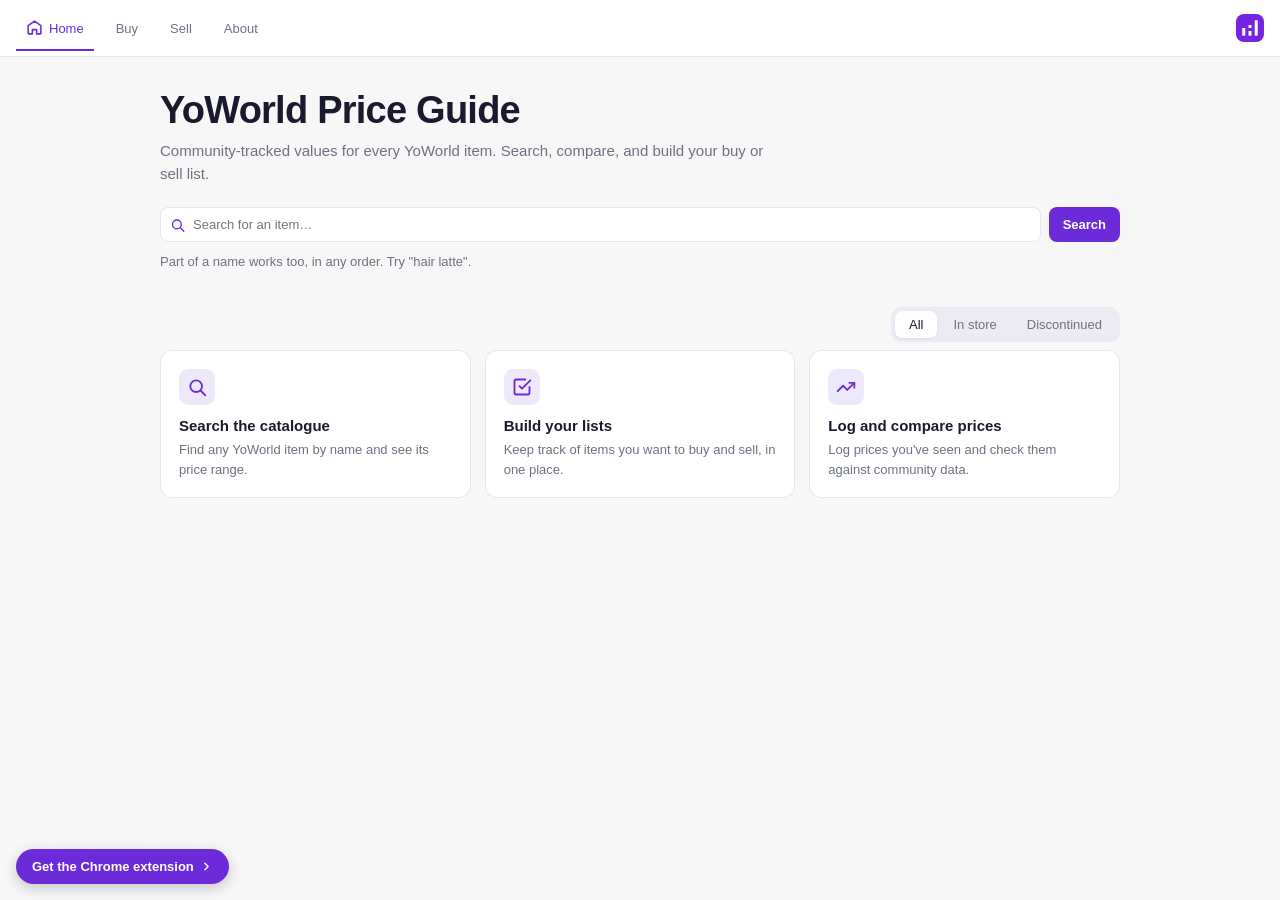
<file: index.html>
<!DOCTYPE html>
<html lang="en">
<head>
  <meta charset="UTF-8" />
  <!-- Google tag (gtag.js) -->
  <script async src="https://www.googletagmanager.com/gtag/js?id=G-JTVJ4QYRYX"></script>
  <script>
    window.dataLayer = window.dataLayer || [];
    function gtag(){dataLayer.push(arguments);}
    gtag('js', new Date());

    gtag('config', 'G-JTVJ4QYRYX');
  </script>
  <meta name="viewport" content="width=device-width, initial-scale=1.0" />
  <title>YoWorld Price Guide | YoWorld Item Prices and Values</title>
  <meta name="description" content="Look up YoWorld item prices and values, see what items are trading for, and track your YoWorld buy and sell lists." />
  <link rel="canonical" href="https://yoworldpriceguide.github.io/" />
  <meta property="og:url" content="https://yoworldpriceguide.github.io/" />
  <meta name="keywords" content="YoWorld, YoWorld info, YoWorld price guide, YoWorld prices, YoWorld item values, YoWorld price checker, YoWorld trading, YoWorld buy and sell" />
  <meta name="theme-color" content="#6c2bd9" />
  <meta property="og:title" content="YoWorld Price Guide" />
  <meta property="og:description" content="Look up YoWorld item prices, see what items are trading for, and build your buy and sell lists." />
  <meta property="og:type" content="website" />
  <meta property="og:image" content="icons/logo-192.png" />
  <meta name="twitter:card" content="summary" />
  <link rel="icon" href="icons/logo-48.png" sizes="48x48" type="image/png" />
  <link rel="icon" href="icons/logo.svg" type="image/svg+xml" />
  <link rel="icon" href="icons/logo-192.png" sizes="192x192" type="image/png" />
  <link rel="apple-touch-icon" href="icons/logo-192.png" />
  <link rel="stylesheet" href="style.css" />
  <link rel="stylesheet" href="site.css" />
</head>
<body data-page="search">

  <header>
    <nav>
      <a class="tab active" data-tab="search" href="./" title="Home">
        <svg viewBox="0 0 24 24" fill="none" stroke="currentColor" stroke-width="2.2" stroke-linecap="round" stroke-linejoin="round" style="margin-right:6px"><path d="M3 9.5L12 3l9 6.5V20a1 1 0 0 1-1 1h-5v-6h-6v6H4a1 1 0 0 1-1-1z"/></svg>
        Home
      </a>
      <a class="tab" data-tab="buy" href="buy">
        Buy
        <span class="tab-badge hidden" id="header-buy-count">0</span>
      </a>
      <a class="tab" data-tab="sell" href="sell">
        Sell
        <span class="tab-badge hidden" id="header-sell-count">0</span>
      </a>
      <a class="tab" data-tab="info" href="about">About</a>
    </nav>
    <div class="header-actions">
      <button id="close-btn" title="Close">✕</button>
    </div>
    <a class="extension-cta" href="https://chromewebstore.google.com/detail/yoworld-price-tracker/igjnolfolimleiaifpfkighmebpeecmc?hl=en-GB&utm_source=ext_sidebar" target="_blank" rel="noopener">
      Get the Chrome extension
      <svg viewBox="0 0 24 24" fill="none" stroke="currentColor" stroke-width="2.4" stroke-linecap="round" stroke-linejoin="round" width="13" height="13"><polyline points="9 18 15 12 9 6"/></svg>
    </a>
    <img class="site-logo" src="icons/logo.svg" alt="YoWorld Price Guide logo" />

  </header>

  <div id="submit-reminder-banner" class="price-request-banner hidden"></div>

  <main>

    <!-- SEARCH TAB -->
    <div class="tab-content active" id="tab-search">
      <section class="landing">
        <div class="hero">
          <h1 class="hero-title">YoWorld Price Guide</h1>
          <p class="hero-sub">Community-tracked values for every YoWorld item. Search, compare, and build your buy or sell list.</p>
          <div class="search-box">
            <div class="input-wrap">
              <svg class="input-icon" viewBox="0 0 24 24" fill="none" stroke="#6c2bd9" stroke-width="2.2" stroke-linecap="round" stroke-linejoin="round"><circle cx="11" cy="11" r="7"/><line x1="16.5" y1="16.5" x2="22" y2="22"/></svg>
              <input id="search-input" type="text" placeholder="Search for an item…" />
            </div>
            <button id="search-btn">Search</button>
          </div>
          <p class="hero-hint">Part of a name works too, in any order. Try "hair latte".</p>
        </div>

        <div class="search-filter-row" style="margin-top:14px">
          <div class="segmented" role="group" aria-label="Filter by store status">
            <button class="segmented-opt active" data-action="search-status" data-status="all">All</button>
            <button class="segmented-opt" data-action="search-status" data-status="instore">In store</button>
            <button class="segmented-opt" data-action="search-status" data-status="discontinued">Discontinued</button>
          </div>
        </div>
        <div class="landing-features">
          <div class="feature-card">
            <span class="feature-icon">
              <svg viewBox="0 0 24 24" fill="none" stroke="currentColor" stroke-width="2.2" stroke-linecap="round" stroke-linejoin="round" width="20" height="20"><circle cx="11" cy="11" r="7"/><line x1="16.5" y1="16.5" x2="22" y2="22"/></svg>
            </span>
            <h3>Search the catalogue</h3>
            <p>Find any YoWorld item by name and see its price range.</p>
          </div>
          <div class="feature-card">
            <span class="feature-icon">
              <svg viewBox="0 0 24 24" fill="none" stroke="currentColor" stroke-width="2.2" stroke-linecap="round" stroke-linejoin="round" width="20" height="20"><path d="M9 11l3 3L22 4"/><path d="M21 12v7a2 2 0 0 1-2 2H5a2 2 0 0 1-2-2V5a2 2 0 0 1 2-2h11"/></svg>
            </span>
            <h3>Build your lists</h3>
            <p>Keep track of items you want to buy and sell, in one place.</p>
          </div>
          <div class="feature-card">
            <span class="feature-icon">
              <svg viewBox="0 0 24 24" fill="none" stroke="currentColor" stroke-width="2.2" stroke-linecap="round" stroke-linejoin="round" width="20" height="20"><polyline points="22 7 13.5 15.5 8.5 10.5 2 17"/><polyline points="16 7 22 7 22 13"/></svg>
            </span>
            <h3>Log and compare prices</h3>
            <p>Log prices you've seen and check them against community data.</p>
          </div>
        </div>

        <div class="pagination" id="pagination-top" style="margin-top:14px"></div>
        <div class="cards" id="search-results" style="margin-top:14px"></div>
        <div class="pagination" id="pagination"></div>
      </section>
    </div>

    <!-- BUY TAB -->
    <div class="tab-content" id="tab-buy">
      <section>
        <h2>Buy <span class="count-badge" id="buy-count">0</span></h2>
        <p class="subtitle">Items you are looking to buy.</p>
        <div id="buy-price-summary"></div>
        <div class="filter-row">
          <div class="search-box" style="flex:1">
            <div class="input-wrap">
              <svg class="input-icon" viewBox="0 0 24 24" fill="none" stroke="#6c2bd9" stroke-width="2.2" stroke-linecap="round" stroke-linejoin="round"><circle cx="11" cy="11" r="7"/><line x1="16.5" y1="16.5" x2="22" y2="22"/></svg>
              <input id="buy-search" type="text" placeholder="Filter…" />
            </div>
          </div>
          <button type="button" id="buy-filter-btn" class="filter-btn" title="Open filters">
            <svg viewBox="0 0 24 24" fill="none" stroke="currentColor" stroke-width="2" stroke-linecap="round" stroke-linejoin="round" width="16" height="16"><polygon points="22 3 2 3 10 12.46 10 19 14 21 14 12.46 22 3"/></svg>
            <span id="buy-filter-count" class="filter-count hidden">0</span>
          </button>
        </div>
        <div id="buy-filter-panel" class="filter-panel hidden">
          <div class="filter-panel-header">
            <h3>Filters</h3>
            <button type="button" id="buy-filter-close" class="filter-close-btn" title="Close">✕</button>
          </div>
          <div class="filter-panel-content">
            <div class="filter-section">
              <h4>Sort</h4>
              <label class="filter-option">
                <input type="radio" name="buy-sort-option" value="none" data-action="set-sort-option" checked />
                <span>None</span>
              </label>
              <label class="filter-option">
                <input type="radio" name="buy-sort-option" value="category" data-action="set-sort-option" />
                <span>By Category</span>
              </label>
            </div>
            <div class="filter-section">
              <h4>In Store</h4>
              <label class="filter-option">
                <input type="radio" name="buy-instore" value="" checked />
                <span>All</span>
              </label>
              <label class="filter-option">
                <input type="radio" name="buy-instore" value="true" />
                <span>In Store</span>
              </label>
              <label class="filter-option">
                <input type="radio" name="buy-instore" value="false" />
                <span>Not In Store</span>
              </label>
            </div>
            <div class="filter-section">
              <h4>Categories</h4>
              <div id="buy-category-filter-menu" class="category-filter-menu-inline"></div>
            </div>
          </div>
        </div>
        <select id="buy-category" class="sort-select" style="width:100%;margin-bottom:14px;display:none;"></select>
        <label id="select-all-row-buy" class="select-all-row hidden">
          <input type="checkbox" id="select-all-buy-checkbox" data-action="select-all-buy" />
          Select all
        </label>
        <div class="pagination" id="buy-pagination-top"></div>
        <div class="cards" id="buy-cards"></div>
        <div class="pagination" id="buy-pagination"></div>

      </section>
      <div id="paintboard-bar-buy" class="paintboard-bar">
          <div class="paintboard-sidebar-title">Export</div>
          <div class="format-options">
            <label class="format-option">
              <input type="radio" name="export-format-buy" value="board" data-action="set-export-format" data-list="buy" checked />
              <span class="format-option-title">Paintboard</span>
              <span class="format-option-desc">390 × 260</span>
            </label>
            <label class="format-option">
              <input type="radio" name="export-format-buy" value="facebook" data-action="set-export-format" data-list="buy" />
              <span class="format-option-title">FB Post</span>
              <span class="format-option-desc">1080 × 1350</span>
            </label>
          </div>
          <div id="paintboard-preview-panel-buy" class="paintboard-preview-panel hidden">
            <div id="export-buy-status" class="export-list-status">Select items to export</div>
            <div class="export-preview-wrap">
              <iframe id="export-preview-buy" class="export-preview-frame" title="Export preview"></iframe>
              <div id="export-preview-empty-buy" class="export-preview-empty">Select items to preview the board</div>
            </div>
            <div id="export-preview-more-buy" class="export-preview-more" hidden></div>
          </div>
          <button class="paintboard-bar-close" data-action="close-paintboard-buy" title="Close">
            <svg viewBox="0 0 24 24" fill="none" stroke="currentColor" stroke-width="2.4" stroke-linecap="round" stroke-linejoin="round" width="12" height="12"><polyline points="9 18 15 12 9 6"/></svg>
          </button>
          <button class="paintboard-expand-btn" data-action="toggle-paintboard-buy" title="Expand export">
            <svg viewBox="0 0 24 24" fill="none" stroke="currentColor" stroke-width="2.4" stroke-linecap="round" stroke-linejoin="round" width="12" height="12"><polyline points="15 18 9 12 15 6"/></svg>
          </button>
          <div class="bg-picker">
            <button id="bulk-card-bg-btn-buy" class="bg-swatch-main" data-action="toggle-bg-picker" title="Bulk edit card backgrounds">C</button>
            <div id="bulk-card-bg-menu-buy" class="bg-picker-menu bg-picker-menu--list hidden"></div>
          </div>
          <div class="bg-picker">
            <button id="export-background-btn-buy" class="bg-swatch-main" data-action="toggle-bg-picker" title="Background">Bg</button>
            <div id="export-background-menu-buy" class="bg-picker-menu bg-picker-menu--list hidden"></div>
          </div>
          <div class="bg-picker">
            <button id="export-badge-color-btn-buy" class="bg-swatch-main" data-action="toggle-bg-picker" title="Text colour">T</button>
            <div id="export-badge-color-menu-buy" class="bg-picker-menu bg-picker-menu--list hidden"></div>
          </div>
          <div class="bg-picker">
            <button id="export-effect-btn-buy" class="font-swatch-main" data-action="toggle-bg-picker" title="Glow">
              <svg viewBox="0 0 24 24" fill="none" stroke="currentColor" stroke-width="2" stroke-linecap="round" stroke-linejoin="round" width="11" height="11"><path d="M15 14c.2-1 .7-1.7 1.5-2.5 1-.9 1.5-2.2 1.5-3.5A6 6 0 0 0 6 8c0 1 .2 2.2 1.5 3.5.7.7 1.3 1.5 1.5 2.5"/><path d="M9 18h6"/><path d="M10 22h4"/></svg>
            </button>
            <div id="export-effect-menu-buy" class="bg-picker-menu bg-picker-menu--list hidden"></div>
          </div>
          <div class="bg-picker">
            <button id="export-border-btn-buy" class="font-swatch-main" data-action="toggle-bg-picker" title="Border">
              <svg viewBox="0 0 24 24" fill="none" stroke="currentColor" stroke-width="2" stroke-linecap="round" stroke-linejoin="round" width="11" height="11"><rect x="3" y="3" width="18" height="18" rx="6"/></svg>
            </button>
            <div id="export-border-menu-buy" class="bg-picker-menu bg-picker-menu--list hidden"></div>
          </div>
          <div class="bg-picker">
            <button id="export-font-btn-buy" class="font-swatch-main" data-action="toggle-bg-picker" title="Export font">Aa</button>
            <div id="export-font-menu-buy" class="bg-picker-menu hidden"></div>
          </div>
          <div id="export-count-picker-buy" class="bg-picker">
            <button id="export-count-btn-buy" class="font-swatch-main" data-action="toggle-bg-picker" title="Items per board">6</button>
            <div id="export-count-menu-buy" class="bg-picker-menu hidden"></div>
          </div>
          <div class="bg-picker">
            <button id="export-settings-btn-buy" class="font-swatch-main" data-action="toggle-bg-picker" title="Export settings">
              <svg viewBox="0 0 24 24" fill="none" stroke="currentColor" stroke-width="2" stroke-linecap="round" stroke-linejoin="round" width="11" height="11"><circle cx="12" cy="12" r="3"/><path d="M19.4 15a1.65 1.65 0 0 0 .33 1.82l.06.06a2 2 0 0 1-2.83 2.83l-.06-.06a1.65 1.65 0 0 0-1.82-.33 1.65 1.65 0 0 0-1 1.51V21a2 2 0 0 1-4 0v-.09A1.65 1.65 0 0 0 9 19.4a1.65 1.65 0 0 0-1.82.33l-.06.06a2 2 0 0 1-2.83-2.83l.06-.06A1.65 1.65 0 0 0 4.68 15a1.65 1.65 0 0 0-1.51-1H3a2 2 0 0 1 0-4h.09A1.65 1.65 0 0 0 4.6 9a1.65 1.65 0 0 0-.33-1.82l-.06-.06a2 2 0 0 1 2.83-2.83l.06.06A1.65 1.65 0 0 0 9 4.68a1.65 1.65 0 0 0 1-1.51V3a2 2 0 0 1 4 0v.09a1.65 1.65 0 0 0 1 1.51 1.65 1.65 0 0 0 1.82-.33l.06-.06a2 2 0 0 1 2.83 2.83l-.06.06A1.65 1.65 0 0 0 19.4 9a1.65 1.65 0 0 0 1.51 1H21a2 2 0 0 1 0 4h-.09a1.65 1.65 0 0 0-1.51 1z"/></svg>
            </button>
            <div id="export-settings-menu-buy" class="bg-picker-menu bg-picker-menu--list hidden">
              <label class="export-settings-row"><input type="radio" name="export-badge-buy" value="none" data-action="set-export-badge-mode" /> No badge</label>
              <label class="export-settings-row"><input type="radio" name="export-badge-buy" value="buysell" data-action="set-export-badge-mode" /> Buy/Sell badge</label>
              <label class="export-settings-row"><input type="radio" name="export-badge-buy" value="instore" data-action="set-export-badge-mode" /> Instore badge</label>
            </div>
          </div>
          <div class="paintboard-footer">
              <button id="export-buy-png-btn" class="paintboard-export-btn" data-action="export-buy-png" disabled>
              <svg viewBox="0 0 24 24" fill="none" stroke="currentColor" stroke-width="2.2" stroke-linecap="round" stroke-linejoin="round"><path d="M12 2C6.5 2 2 6.5 2 12s4.5 10 10 10c.926 0 1.648-.746 1.648-1.688 0-.437-.18-.835-.437-1.125-.29-.289-.438-.652-.438-1.125a1.64 1.64 0 0 1 1.668-1.668h1.996c3.051 0 5.555-2.503 5.555-5.554C21.965 6.012 17.461 2 12 2z"/><circle cx="6.5" cy="11.5" r="1.5" fill="currentColor" stroke="none"/><circle cx="9.5" cy="7.5" r="1.5" fill="currentColor" stroke="none"/><circle cx="14.5" cy="7.5" r="1.5" fill="currentColor" stroke="none"/><circle cx="17.5" cy="11.5" r="1.5" fill="currentColor" stroke="none"/></svg>
              <span id="export-buy-label">Export</span>
            </button>
          </div>
        </div>
    </div>

    <!-- SELL TAB -->
    <div class="tab-content" id="tab-sell">
      <section>
        <h2>Sell <span class="count-badge" id="sell-count">0</span></h2>
        <p class="subtitle">Items you are looking to sell.</p>
        <div id="sell-price-summary"></div>
        <div class="filter-row">
          <div class="search-box" style="flex:1">
            <div class="input-wrap">
              <svg class="input-icon" viewBox="0 0 24 24" fill="none" stroke="#6c2bd9" stroke-width="2.2" stroke-linecap="round" stroke-linejoin="round"><circle cx="11" cy="11" r="7"/><line x1="16.5" y1="16.5" x2="22" y2="22"/></svg>
              <input id="sell-search" type="text" placeholder="Filter…" />
            </div>
          </div>
          <button type="button" id="sell-filter-btn" class="filter-btn" title="Open filters">
            <svg viewBox="0 0 24 24" fill="none" stroke="currentColor" stroke-width="2" stroke-linecap="round" stroke-linejoin="round" width="16" height="16"><polygon points="22 3 2 3 10 12.46 10 19 14 21 14 12.46 22 3"/></svg>
            <span id="sell-filter-count" class="filter-count hidden">0</span>
          </button>
        </div>
        <div id="sell-filter-panel" class="filter-panel hidden">
          <div class="filter-panel-header">
            <h3>Filters</h3>
            <button type="button" id="sell-filter-close" class="filter-close-btn" title="Close">✕</button>
          </div>
          <div class="filter-panel-content">
            <div class="filter-section">
              <h4>Sort</h4>
              <label class="filter-option">
                <input type="radio" name="sell-sort-option" value="none" data-action="set-sort-option" checked />
                <span>None</span>
              </label>
              <label class="filter-option">
                <input type="radio" name="sell-sort-option" value="category" data-action="set-sort-option" />
                <span>By Category</span>
              </label>
            </div>
            <div class="filter-section">
              <h4>In Store</h4>
              <label class="filter-option">
                <input type="radio" name="sell-instore" value="" checked />
                <span>All</span>
              </label>
              <label class="filter-option">
                <input type="radio" name="sell-instore" value="true" />
                <span>In Store</span>
              </label>
              <label class="filter-option">
                <input type="radio" name="sell-instore" value="false" />
                <span>Not In Store</span>
              </label>
            </div>
            <div class="filter-section">
              <h4>Categories</h4>
              <div id="sell-category-filter-menu" class="category-filter-menu-inline"></div>
            </div>
          </div>
        </div>
        <select id="sell-category" class="sort-select" style="width:100%;margin-bottom:14px;display:none;"></select>
        <label id="select-all-row-sell" class="select-all-row hidden">
          <input type="checkbox" id="select-all-sell-checkbox" data-action="select-all-sell" />
          Select all
        </label>
        <div class="pagination" id="sell-pagination-top"></div>
        <div class="cards" id="sell-cards"></div>
        <div class="pagination" id="sell-pagination"></div>

      </section>
      <div id="paintboard-bar-sell" class="paintboard-bar">
          <div class="paintboard-sidebar-title">Export</div>
          <div class="format-options">
            <label class="format-option">
              <input type="radio" name="export-format-sell" value="board" data-action="set-export-format" data-list="sell" checked />
              <span class="format-option-title">Paintboard</span>
              <span class="format-option-desc">390 × 260</span>
            </label>
            <label class="format-option">
              <input type="radio" name="export-format-sell" value="facebook" data-action="set-export-format" data-list="sell" />
              <span class="format-option-title">FB Post</span>
              <span class="format-option-desc">1080 × 1350</span>
            </label>
          </div>
          <div id="paintboard-preview-panel-sell" class="paintboard-preview-panel hidden">
            <div id="export-sell-status" class="export-list-status">Select items to export</div>
            <div class="export-preview-wrap">
              <iframe id="export-preview-sell" class="export-preview-frame" title="Export preview"></iframe>
              <div id="export-preview-empty-sell" class="export-preview-empty">Select items to preview the board</div>
            </div>
            <div id="export-preview-more-sell" class="export-preview-more" hidden></div>
          </div>
          <button class="paintboard-bar-close" data-action="close-paintboard-sell" title="Close">
            <svg viewBox="0 0 24 24" fill="none" stroke="currentColor" stroke-width="2.4" stroke-linecap="round" stroke-linejoin="round" width="12" height="12"><polyline points="9 18 15 12 9 6"/></svg>
          </button>
          <button class="paintboard-expand-btn" data-action="toggle-paintboard-sell" title="Expand export">
            <svg viewBox="0 0 24 24" fill="none" stroke="currentColor" stroke-width="2.4" stroke-linecap="round" stroke-linejoin="round" width="12" height="12"><polyline points="15 18 9 12 15 6"/></svg>
          </button>
          <div class="bg-picker">
            <button id="bulk-card-bg-btn-sell" class="bg-swatch-main" data-action="toggle-bg-picker" title="Bulk edit card backgrounds">C</button>
            <div id="bulk-card-bg-menu-sell" class="bg-picker-menu bg-picker-menu--list hidden"></div>
          </div>
          <div class="bg-picker">
            <button id="export-background-btn-sell" class="bg-swatch-main" data-action="toggle-bg-picker" title="Background">Bg</button>
            <div id="export-background-menu-sell" class="bg-picker-menu bg-picker-menu--list hidden"></div>
          </div>
          <div class="bg-picker">
            <button id="export-badge-color-btn-sell" class="bg-swatch-main" data-action="toggle-bg-picker" title="Text colour">T</button>
            <div id="export-badge-color-menu-sell" class="bg-picker-menu bg-picker-menu--list hidden"></div>
          </div>
          <div class="bg-picker">
            <button id="export-effect-btn-sell" class="font-swatch-main" data-action="toggle-bg-picker" title="Glow">
              <svg viewBox="0 0 24 24" fill="none" stroke="currentColor" stroke-width="2" stroke-linecap="round" stroke-linejoin="round" width="11" height="11"><path d="M15 14c.2-1 .7-1.7 1.5-2.5 1-.9 1.5-2.2 1.5-3.5A6 6 0 0 0 6 8c0 1 .2 2.2 1.5 3.5.7.7 1.3 1.5 1.5 2.5"/><path d="M9 18h6"/><path d="M10 22h4"/></svg>
            </button>
            <div id="export-effect-menu-sell" class="bg-picker-menu bg-picker-menu--list hidden"></div>
          </div>
          <div class="bg-picker">
            <button id="export-border-btn-sell" class="font-swatch-main" data-action="toggle-bg-picker" title="Border">
              <svg viewBox="0 0 24 24" fill="none" stroke="currentColor" stroke-width="2" stroke-linecap="round" stroke-linejoin="round" width="11" height="11"><rect x="3" y="3" width="18" height="18" rx="6"/></svg>
            </button>
            <div id="export-border-menu-sell" class="bg-picker-menu bg-picker-menu--list hidden"></div>
          </div>
          <div class="bg-picker">
            <button id="export-font-btn-sell" class="font-swatch-main" data-action="toggle-bg-picker" title="Export font">Aa</button>
            <div id="export-font-menu-sell" class="bg-picker-menu hidden"></div>
          </div>
          <div id="export-count-picker-sell" class="bg-picker">
            <button id="export-count-btn-sell" class="font-swatch-main" data-action="toggle-bg-picker" title="Items per board">6</button>
            <div id="export-count-menu-sell" class="bg-picker-menu hidden"></div>
          </div>
          <div class="bg-picker">
            <button id="export-settings-btn-sell" class="font-swatch-main" data-action="toggle-bg-picker" title="Export settings">
              <svg viewBox="0 0 24 24" fill="none" stroke="currentColor" stroke-width="2" stroke-linecap="round" stroke-linejoin="round" width="11" height="11"><circle cx="12" cy="12" r="3"/><path d="M19.4 15a1.65 1.65 0 0 0 .33 1.82l.06.06a2 2 0 0 1-2.83 2.83l-.06-.06a1.65 1.65 0 0 0-1.82-.33 1.65 1.65 0 0 0-1 1.51V21a2 2 0 0 1-4 0v-.09A1.65 1.65 0 0 0 9 19.4a1.65 1.65 0 0 0-1.82.33l-.06.06a2 2 0 0 1-2.83-2.83l.06-.06A1.65 1.65 0 0 0 4.68 15a1.65 1.65 0 0 0-1.51-1H3a2 2 0 0 1 0-4h.09A1.65 1.65 0 0 0 4.6 9a1.65 1.65 0 0 0-.33-1.82l-.06-.06a2 2 0 0 1 2.83-2.83l.06.06A1.65 1.65 0 0 0 9 4.68a1.65 1.65 0 0 0 1-1.51V3a2 2 0 0 1 4 0v.09a1.65 1.65 0 0 0 1 1.51 1.65 1.65 0 0 0 1.82-.33l.06-.06a2 2 0 0 1 2.83 2.83l-.06.06A1.65 1.65 0 0 0 19.4 9a1.65 1.65 0 0 0 1.51 1H21a2 2 0 0 1 0 4h-.09a1.65 1.65 0 0 0-1.51 1z"/></svg>
            </button>
            <div id="export-settings-menu-sell" class="bg-picker-menu bg-picker-menu--list hidden">
              <label class="export-settings-row"><input type="radio" name="export-badge-sell" value="none" data-action="set-export-badge-mode" /> No badge</label>
              <label class="export-settings-row"><input type="radio" name="export-badge-sell" value="buysell" data-action="set-export-badge-mode" /> Buy/Sell badge</label>
              <label class="export-settings-row"><input type="radio" name="export-badge-sell" value="instore" data-action="set-export-badge-mode" /> Instore badge</label>
            </div>
          </div>
          <div class="paintboard-footer">
              <button id="export-sell-png-btn" class="paintboard-export-btn" data-action="export-sell-png" disabled>
              <svg viewBox="0 0 24 24" fill="none" stroke="currentColor" stroke-width="2.2" stroke-linecap="round" stroke-linejoin="round"><path d="M12 2C6.5 2 2 6.5 2 12s4.5 10 10 10c.926 0 1.648-.746 1.648-1.688 0-.437-.18-.835-.437-1.125-.29-.289-.438-.652-.438-1.125a1.64 1.64 0 0 1 1.668-1.668h1.996c3.051 0 5.555-2.503 5.555-5.554C21.965 6.012 17.461 2 12 2z"/><circle cx="6.5" cy="11.5" r="1.5" fill="currentColor" stroke="none"/><circle cx="9.5" cy="7.5" r="1.5" fill="currentColor" stroke="none"/><circle cx="14.5" cy="7.5" r="1.5" fill="currentColor" stroke="none"/><circle cx="17.5" cy="11.5" r="1.5" fill="currentColor" stroke="none"/></svg>
              <span id="export-sell-label">Export</span>
            </button>
          </div>
        </div>
    </div>

    <!-- INFO TAB -->
    <div class="tab-content" id="tab-info">
      <div class="info-wrap">

        <p class="info-title">About</p>
        <p class="info-sub">Keep track of item prices yourself and see prices reviewed by trusted moderators. Build buy and sell lists, log prices as you find them, and use community data to get a clearer picture of what items are worth.</p>

        <div class="info-card">
          <button class="acc-btn" data-action="info-accordion" aria-expanded="false">
            <span class="acc-icon">
              <svg viewBox="0 0 24 24" fill="none" stroke="currentColor" stroke-width="2" stroke-linecap="round" stroke-linejoin="round" width="15" height="15"><line x1="8" y1="6" x2="21" y2="6"/><line x1="8" y1="12" x2="21" y2="12"/><line x1="8" y1="18" x2="21" y2="18"/><line x1="3" y1="6" x2="3.01" y2="6"/><line x1="3" y1="12" x2="3.01" y2="12"/><line x1="3" y1="18" x2="3.01" y2="18"/></svg>
            </span>
            <span class="acc-label">Features</span>
            <svg class="acc-chevron" viewBox="0 0 24 24" fill="none" stroke="currentColor" stroke-width="2.5" stroke-linecap="round" stroke-linejoin="round" width="16" height="16"><polyline points="6 9 12 15 18 9"/></svg>
          </button>
          <div class="acc-body">
            <div class="acc-body-inner">
              <ul class="feature-list">
                <li><span class="feat-dot"></span><span>Search the YoWorld item catalogue</span></li>
                <li><span class="feat-dot"></span><span>Track items on your buy &amp; sell lists</span></li>
                <li><span class="feat-dot"></span><span>Log prices manually and view history charts</span></li>
                <li><span class="feat-dot"></span><span>See prices reviewed by trusted moderators</span></li>
              </ul>
            </div>
          </div>
        </div>

        <div class="info-card">
          <button class="acc-btn" data-action="info-accordion" aria-expanded="false">
            <span class="acc-icon">
              <svg viewBox="0 0 24 24" fill="none" stroke="currentColor" stroke-width="2" stroke-linecap="round" stroke-linejoin="round" width="15" height="15"><line x1="12" y1="1" x2="12" y2="23"/><path d="M17 5H9.5a3.5 3.5 0 0 0 0 7h5a3.5 3.5 0 0 1 0 7H6"/></svg>
            </span>
            <span class="acc-label">How prices are calculated</span>
            <svg class="acc-chevron" viewBox="0 0 24 24" fill="none" stroke="currentColor" stroke-width="2.5" stroke-linecap="round" stroke-linejoin="round" width="16" height="16"><polyline points="6 9 12 15 18 9"/></svg>
          </button>
          <div class="acc-body">
            <div class="acc-body-inner">
              <div class="faq-item">
                <p class="faq-q">Where does the price data come from?</p>
                <p class="faq-a">Prices are calculated using real trade data logged by community members and approved by moderators.</p>
              </div>
              <div class="faq-item">
                <p class="faq-q">How is the price range worked out?</p>
                <p class="faq-a">Once enough logs are approved, the min and max are calculated from actual trades, trimming extreme outliers so one unusually high or low trade doesn't skew the guide.</p>
              </div>
              <div class="faq-item">
                <p class="faq-q">How accurate is it?</p>
                <p class="faq-a">The more price logs an item has, the more accurate its range. Items with few logs may show a wider or less reliable range.</p>
              </div>
            </div>
          </div>
        </div>

        <div class="info-card">
          <button class="acc-btn" data-action="info-accordion" aria-expanded="false">
            <span class="acc-icon">
              <svg viewBox="0 0 24 24" fill="none" stroke="currentColor" stroke-width="2" stroke-linecap="round" stroke-linejoin="round" width="15" height="15"><polyline points="16 18 22 12 16 6"/><polyline points="8 6 2 12 8 18"/></svg>
            </span>
            <span class="acc-label">Built on fan-made tools</span>
            <svg class="acc-chevron" viewBox="0 0 24 24" fill="none" stroke="currentColor" stroke-width="2.5" stroke-linecap="round" stroke-linejoin="round" width="16" height="16"><polyline points="6 9 12 15 18 9"/></svg>
          </button>
          <div class="acc-body">
            <div class="acc-body-inner">
              <p class="info-body">This extension is built using community-made tools and unofficial resources. Neither the item data nor prices shown are official information from BVG.</p>
            </div>
          </div>
        </div>

        <div class="info-card">
          <button class="acc-btn" data-action="info-accordion" aria-expanded="false">
            <span class="acc-icon acc-icon--warn">
              <svg viewBox="0 0 24 24" fill="none" stroke="currentColor" stroke-width="2" stroke-linecap="round" stroke-linejoin="round" width="15" height="15"><path d="M10.29 3.86L1.82 18a2 2 0 0 0 1.71 3h16.94a2 2 0 0 0 1.71-3L13.71 3.86a2 2 0 0 0-3.42 0z"/><line x1="12" y1="9" x2="12" y2="13"/><line x1="12" y1="17" x2="12.01" y2="17"/></svg>
            </span>
            <span class="acc-label">Not affiliated with BVG</span>
            <svg class="acc-chevron" viewBox="0 0 24 24" fill="none" stroke="currentColor" stroke-width="2.5" stroke-linecap="round" stroke-linejoin="round" width="16" height="16"><polyline points="6 9 12 15 18 9"/></svg>
          </button>
          <div class="acc-body">
            <div class="acc-body-inner">
              <p class="warn-body">This is an unofficial fan-made tool. It is not affiliated with, endorsed by, or connected to Big Viking Games in any way. YoWorld and all related assets are property of Big Viking Games.</p>
            </div>
          </div>
        </div>

        <div class="info-card">
          <button class="acc-btn" data-action="info-accordion" aria-expanded="false">
            <span class="acc-icon acc-icon--danger">
              <svg viewBox="0 0 24 24" fill="none" stroke="currentColor" stroke-width="2" stroke-linecap="round" stroke-linejoin="round" width="15" height="15"><circle cx="12" cy="12" r="10"/><line x1="12" y1="16" x2="12" y2="12"/><line x1="12" y1="8" x2="12.01" y2="8"/></svg>
            </span>
            <span class="acc-label">Disclaimer</span>
            <svg class="acc-chevron" viewBox="0 0 24 24" fill="none" stroke="currentColor" stroke-width="2.5" stroke-linecap="round" stroke-linejoin="round" width="16" height="16"><polyline points="6 9 12 15 18 9"/></svg>
          </button>
          <div class="acc-body">
            <div class="acc-body-inner">
              <p class="danger-body">All prices are estimates logged and reviewed by community members and may not reflect actual in-game values. Always use your own judgement when trading.</p>
            </div>
          </div>
        </div>

        <div class="info-version-row">
          <span class="info-version-label">Version</span>
          <span class="info-version-val">v1.7</span>
        </div>

      </div>
    </div>

  </main>

  <!-- DETAIL PAGE -->
  <div id="detail-page" class="detail-page hidden">
    <div class="detail-header">
      <div id="detail-header-actions" style="display:flex;gap:6px"></div>
      <button id="detail-close-btn" title="Close">✕</button>
    </div>
    <div id="detail-body" class="detail-body"></div>
  </div>

  <script src="site-storage.js"></script>
  <script src="app.js"></script>
</body>
</html>
</file>
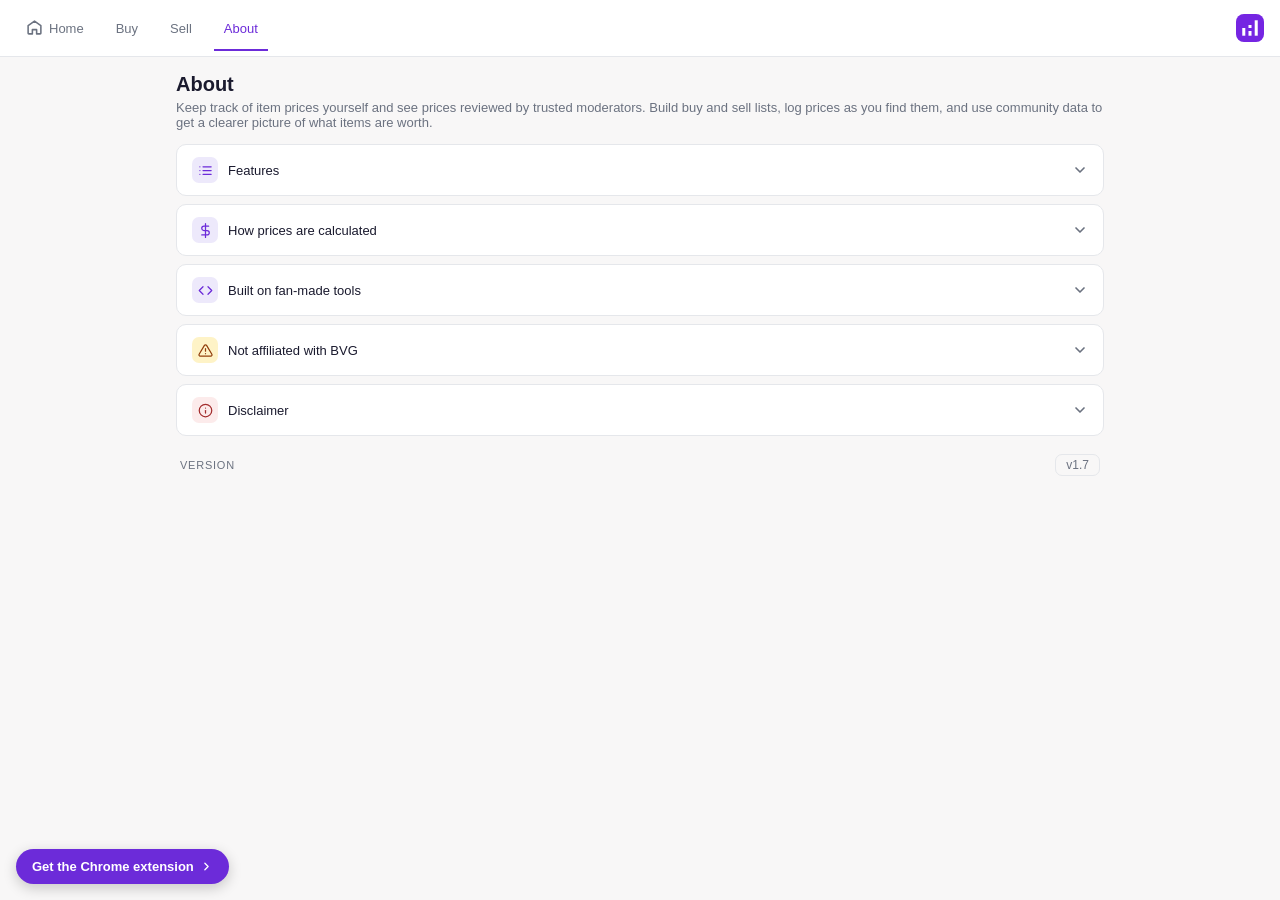
<file: about.html>
<!DOCTYPE html>
<html lang="en">
<head>
  <meta charset="UTF-8" />
  <!-- Google tag (gtag.js) -->
  <script async src="https://www.googletagmanager.com/gtag/js?id=G-JTVJ4QYRYX"></script>
  <script>
    window.dataLayer = window.dataLayer || [];
    function gtag(){dataLayer.push(arguments);}
    gtag('js', new Date());

    gtag('config', 'G-JTVJ4QYRYX');
  </script>
  <meta name="viewport" content="width=device-width, initial-scale=1.0" />
  <title>About | YoWorld Price Guide</title>
  <meta name="description" content="Learn what the YoWorld Price Guide is and how it tracks community-reported YoWorld item prices." />
  <link rel="canonical" href="https://yoworldpriceguide.github.io/about" />
  <meta property="og:url" content="https://yoworldpriceguide.github.io/about" />
  <meta name="keywords" content="YoWorld, YoWorld info, YoWorld price guide, YoWorld prices, YoWorld item values, YoWorld price checker, YoWorld trading, YoWorld buy and sell" />
  <meta name="theme-color" content="#6c2bd9" />
  <meta property="og:title" content="YoWorld Price Guide" />
  <meta property="og:description" content="Look up YoWorld item prices, see what items are trading for, and build your buy and sell lists." />
  <meta property="og:type" content="website" />
  <meta property="og:image" content="icons/logo-192.png" />
  <meta name="twitter:card" content="summary" />
  <link rel="icon" href="icons/logo-48.png" sizes="48x48" type="image/png" />
  <link rel="icon" href="icons/logo.svg" type="image/svg+xml" />
  <link rel="icon" href="icons/logo-192.png" sizes="192x192" type="image/png" />
  <link rel="apple-touch-icon" href="icons/logo-192.png" />
  <link rel="stylesheet" href="style.css" />
  <link rel="stylesheet" href="site.css" />
</head>
<body data-page="info">

  <header>
    <nav>
      <a class="tab" data-tab="search" href="./" title="Home">
        <svg viewBox="0 0 24 24" fill="none" stroke="currentColor" stroke-width="2.2" stroke-linecap="round" stroke-linejoin="round" style="margin-right:6px"><path d="M3 9.5L12 3l9 6.5V20a1 1 0 0 1-1 1h-5v-6h-6v6H4a1 1 0 0 1-1-1z"/></svg>
        Home
      </a>
      <a class="tab" data-tab="buy" href="buy">
        Buy
        <span class="tab-badge hidden" id="header-buy-count">0</span>
      </a>
      <a class="tab" data-tab="sell" href="sell">
        Sell
        <span class="tab-badge hidden" id="header-sell-count">0</span>
      </a>
      <a class="tab active" data-tab="info" href="about">About</a>
    </nav>
    <div class="header-actions">
      <button id="close-btn" title="Close">✕</button>
    </div>
    <a class="extension-cta" href="https://chromewebstore.google.com/detail/yoworld-price-tracker/igjnolfolimleiaifpfkighmebpeecmc?hl=en-GB&utm_source=ext_sidebar" target="_blank" rel="noopener">
      Get the Chrome extension
      <svg viewBox="0 0 24 24" fill="none" stroke="currentColor" stroke-width="2.4" stroke-linecap="round" stroke-linejoin="round" width="13" height="13"><polyline points="9 18 15 12 9 6"/></svg>
    </a>
    <img class="site-logo" src="icons/logo.svg" alt="YoWorld Price Guide logo" />

  </header>

  <div id="submit-reminder-banner" class="price-request-banner hidden"></div>

  <main>

    <!-- SEARCH TAB -->
    <div class="tab-content" id="tab-search">
      <section class="landing">
        <div class="hero">
          <h1 class="hero-title">YoWorld Price Guide</h1>
          <p class="hero-sub">Community-tracked values for every YoWorld item. Search, compare, and build your buy or sell list.</p>
          <div class="search-box">
            <div class="input-wrap">
              <svg class="input-icon" viewBox="0 0 24 24" fill="none" stroke="#6c2bd9" stroke-width="2.2" stroke-linecap="round" stroke-linejoin="round"><circle cx="11" cy="11" r="7"/><line x1="16.5" y1="16.5" x2="22" y2="22"/></svg>
              <input id="search-input" type="text" placeholder="Search for an item…" />
            </div>
            <button id="search-btn">Search</button>
          </div>
          <p class="hero-hint">Part of a name works too, in any order. Try "hair latte".</p>
        </div>

        <div class="search-filter-row" style="margin-top:14px">
          <div class="segmented" role="group" aria-label="Filter by store status">
            <button class="segmented-opt active" data-action="search-status" data-status="all">All</button>
            <button class="segmented-opt" data-action="search-status" data-status="instore">In store</button>
            <button class="segmented-opt" data-action="search-status" data-status="discontinued">Discontinued</button>
          </div>
        </div>
        <div class="landing-features">
          <div class="feature-card">
            <span class="feature-icon">
              <svg viewBox="0 0 24 24" fill="none" stroke="currentColor" stroke-width="2.2" stroke-linecap="round" stroke-linejoin="round" width="20" height="20"><circle cx="11" cy="11" r="7"/><line x1="16.5" y1="16.5" x2="22" y2="22"/></svg>
            </span>
            <h3>Search the catalogue</h3>
            <p>Find any YoWorld item by name and see its price range.</p>
          </div>
          <div class="feature-card">
            <span class="feature-icon">
              <svg viewBox="0 0 24 24" fill="none" stroke="currentColor" stroke-width="2.2" stroke-linecap="round" stroke-linejoin="round" width="20" height="20"><path d="M9 11l3 3L22 4"/><path d="M21 12v7a2 2 0 0 1-2 2H5a2 2 0 0 1-2-2V5a2 2 0 0 1 2-2h11"/></svg>
            </span>
            <h3>Build your lists</h3>
            <p>Keep track of items you want to buy and sell, in one place.</p>
          </div>
          <div class="feature-card">
            <span class="feature-icon">
              <svg viewBox="0 0 24 24" fill="none" stroke="currentColor" stroke-width="2.2" stroke-linecap="round" stroke-linejoin="round" width="20" height="20"><polyline points="22 7 13.5 15.5 8.5 10.5 2 17"/><polyline points="16 7 22 7 22 13"/></svg>
            </span>
            <h3>Log and compare prices</h3>
            <p>Log prices you've seen and check them against community data.</p>
          </div>
        </div>

        <div class="pagination" id="pagination-top" style="margin-top:14px"></div>
        <div class="cards" id="search-results" style="margin-top:14px"></div>
        <div class="pagination" id="pagination"></div>
      </section>
    </div>

    <!-- BUY TAB -->
    <div class="tab-content" id="tab-buy">
      <section>
        <h2>Buy <span class="count-badge" id="buy-count">0</span></h2>
        <p class="subtitle">Items you are looking to buy.</p>
        <div id="buy-price-summary"></div>
        <div class="filter-row">
          <div class="search-box" style="flex:1">
            <div class="input-wrap">
              <svg class="input-icon" viewBox="0 0 24 24" fill="none" stroke="#6c2bd9" stroke-width="2.2" stroke-linecap="round" stroke-linejoin="round"><circle cx="11" cy="11" r="7"/><line x1="16.5" y1="16.5" x2="22" y2="22"/></svg>
              <input id="buy-search" type="text" placeholder="Filter…" />
            </div>
          </div>
          <button type="button" id="buy-filter-btn" class="filter-btn" title="Open filters">
            <svg viewBox="0 0 24 24" fill="none" stroke="currentColor" stroke-width="2" stroke-linecap="round" stroke-linejoin="round" width="16" height="16"><polygon points="22 3 2 3 10 12.46 10 19 14 21 14 12.46 22 3"/></svg>
            <span id="buy-filter-count" class="filter-count hidden">0</span>
          </button>
        </div>
        <div id="buy-filter-panel" class="filter-panel hidden">
          <div class="filter-panel-header">
            <h3>Filters</h3>
            <button type="button" id="buy-filter-close" class="filter-close-btn" title="Close">✕</button>
          </div>
          <div class="filter-panel-content">
            <div class="filter-section">
              <h4>Sort</h4>
              <label class="filter-option">
                <input type="radio" name="buy-sort-option" value="none" data-action="set-sort-option" checked />
                <span>None</span>
              </label>
              <label class="filter-option">
                <input type="radio" name="buy-sort-option" value="category" data-action="set-sort-option" />
                <span>By Category</span>
              </label>
            </div>
            <div class="filter-section">
              <h4>In Store</h4>
              <label class="filter-option">
                <input type="radio" name="buy-instore" value="" checked />
                <span>All</span>
              </label>
              <label class="filter-option">
                <input type="radio" name="buy-instore" value="true" />
                <span>In Store</span>
              </label>
              <label class="filter-option">
                <input type="radio" name="buy-instore" value="false" />
                <span>Not In Store</span>
              </label>
            </div>
            <div class="filter-section">
              <h4>Categories</h4>
              <div id="buy-category-filter-menu" class="category-filter-menu-inline"></div>
            </div>
          </div>
        </div>
        <select id="buy-category" class="sort-select" style="width:100%;margin-bottom:14px;display:none;"></select>
        <label id="select-all-row-buy" class="select-all-row hidden">
          <input type="checkbox" id="select-all-buy-checkbox" data-action="select-all-buy" />
          Select all
        </label>
        <div class="pagination" id="buy-pagination-top"></div>
        <div class="cards" id="buy-cards"></div>
        <div class="pagination" id="buy-pagination"></div>

      </section>
      <div id="paintboard-bar-buy" class="paintboard-bar">
          <div class="paintboard-sidebar-title">Export</div>
          <div class="format-options">
            <label class="format-option">
              <input type="radio" name="export-format-buy" value="board" data-action="set-export-format" data-list="buy" checked />
              <span class="format-option-title">Paintboard</span>
              <span class="format-option-desc">390 × 260</span>
            </label>
            <label class="format-option">
              <input type="radio" name="export-format-buy" value="facebook" data-action="set-export-format" data-list="buy" />
              <span class="format-option-title">FB Post</span>
              <span class="format-option-desc">1080 × 1350</span>
            </label>
          </div>
          <div id="paintboard-preview-panel-buy" class="paintboard-preview-panel hidden">
            <div id="export-buy-status" class="export-list-status">Select items to export</div>
            <div class="export-preview-wrap">
              <iframe id="export-preview-buy" class="export-preview-frame" title="Export preview"></iframe>
              <div id="export-preview-empty-buy" class="export-preview-empty">Select items to preview the board</div>
            </div>
            <div id="export-preview-more-buy" class="export-preview-more" hidden></div>
          </div>
          <button class="paintboard-bar-close" data-action="close-paintboard-buy" title="Close">
            <svg viewBox="0 0 24 24" fill="none" stroke="currentColor" stroke-width="2.4" stroke-linecap="round" stroke-linejoin="round" width="12" height="12"><polyline points="9 18 15 12 9 6"/></svg>
          </button>
          <button class="paintboard-expand-btn" data-action="toggle-paintboard-buy" title="Expand export">
            <svg viewBox="0 0 24 24" fill="none" stroke="currentColor" stroke-width="2.4" stroke-linecap="round" stroke-linejoin="round" width="12" height="12"><polyline points="15 18 9 12 15 6"/></svg>
          </button>
          <div class="bg-picker">
            <button id="bulk-card-bg-btn-buy" class="bg-swatch-main" data-action="toggle-bg-picker" title="Bulk edit card backgrounds">C</button>
            <div id="bulk-card-bg-menu-buy" class="bg-picker-menu bg-picker-menu--list hidden"></div>
          </div>
          <div class="bg-picker">
            <button id="export-background-btn-buy" class="bg-swatch-main" data-action="toggle-bg-picker" title="Background">Bg</button>
            <div id="export-background-menu-buy" class="bg-picker-menu bg-picker-menu--list hidden"></div>
          </div>
          <div class="bg-picker">
            <button id="export-badge-color-btn-buy" class="bg-swatch-main" data-action="toggle-bg-picker" title="Text colour">T</button>
            <div id="export-badge-color-menu-buy" class="bg-picker-menu bg-picker-menu--list hidden"></div>
          </div>
          <div class="bg-picker">
            <button id="export-effect-btn-buy" class="font-swatch-main" data-action="toggle-bg-picker" title="Glow">
              <svg viewBox="0 0 24 24" fill="none" stroke="currentColor" stroke-width="2" stroke-linecap="round" stroke-linejoin="round" width="11" height="11"><path d="M15 14c.2-1 .7-1.7 1.5-2.5 1-.9 1.5-2.2 1.5-3.5A6 6 0 0 0 6 8c0 1 .2 2.2 1.5 3.5.7.7 1.3 1.5 1.5 2.5"/><path d="M9 18h6"/><path d="M10 22h4"/></svg>
            </button>
            <div id="export-effect-menu-buy" class="bg-picker-menu bg-picker-menu--list hidden"></div>
          </div>
          <div class="bg-picker">
            <button id="export-border-btn-buy" class="font-swatch-main" data-action="toggle-bg-picker" title="Border">
              <svg viewBox="0 0 24 24" fill="none" stroke="currentColor" stroke-width="2" stroke-linecap="round" stroke-linejoin="round" width="11" height="11"><rect x="3" y="3" width="18" height="18" rx="6"/></svg>
            </button>
            <div id="export-border-menu-buy" class="bg-picker-menu bg-picker-menu--list hidden"></div>
          </div>
          <div class="bg-picker">
            <button id="export-font-btn-buy" class="font-swatch-main" data-action="toggle-bg-picker" title="Export font">Aa</button>
            <div id="export-font-menu-buy" class="bg-picker-menu hidden"></div>
          </div>
          <div id="export-count-picker-buy" class="bg-picker">
            <button id="export-count-btn-buy" class="font-swatch-main" data-action="toggle-bg-picker" title="Items per board">6</button>
            <div id="export-count-menu-buy" class="bg-picker-menu hidden"></div>
          </div>
          <div class="bg-picker">
            <button id="export-settings-btn-buy" class="font-swatch-main" data-action="toggle-bg-picker" title="Export settings">
              <svg viewBox="0 0 24 24" fill="none" stroke="currentColor" stroke-width="2" stroke-linecap="round" stroke-linejoin="round" width="11" height="11"><circle cx="12" cy="12" r="3"/><path d="M19.4 15a1.65 1.65 0 0 0 .33 1.82l.06.06a2 2 0 0 1-2.83 2.83l-.06-.06a1.65 1.65 0 0 0-1.82-.33 1.65 1.65 0 0 0-1 1.51V21a2 2 0 0 1-4 0v-.09A1.65 1.65 0 0 0 9 19.4a1.65 1.65 0 0 0-1.82.33l-.06.06a2 2 0 0 1-2.83-2.83l.06-.06A1.65 1.65 0 0 0 4.68 15a1.65 1.65 0 0 0-1.51-1H3a2 2 0 0 1 0-4h.09A1.65 1.65 0 0 0 4.6 9a1.65 1.65 0 0 0-.33-1.82l-.06-.06a2 2 0 0 1 2.83-2.83l.06.06A1.65 1.65 0 0 0 9 4.68a1.65 1.65 0 0 0 1-1.51V3a2 2 0 0 1 4 0v.09a1.65 1.65 0 0 0 1 1.51 1.65 1.65 0 0 0 1.82-.33l.06-.06a2 2 0 0 1 2.83 2.83l-.06.06A1.65 1.65 0 0 0 19.4 9a1.65 1.65 0 0 0 1.51 1H21a2 2 0 0 1 0 4h-.09a1.65 1.65 0 0 0-1.51 1z"/></svg>
            </button>
            <div id="export-settings-menu-buy" class="bg-picker-menu bg-picker-menu--list hidden">
              <label class="export-settings-row"><input type="radio" name="export-badge-buy" value="none" data-action="set-export-badge-mode" /> No badge</label>
              <label class="export-settings-row"><input type="radio" name="export-badge-buy" value="buysell" data-action="set-export-badge-mode" /> Buy/Sell badge</label>
              <label class="export-settings-row"><input type="radio" name="export-badge-buy" value="instore" data-action="set-export-badge-mode" /> Instore badge</label>
            </div>
          </div>
          <div class="paintboard-footer">
              <button id="export-buy-png-btn" class="paintboard-export-btn" data-action="export-buy-png" disabled>
              <svg viewBox="0 0 24 24" fill="none" stroke="currentColor" stroke-width="2.2" stroke-linecap="round" stroke-linejoin="round"><path d="M12 2C6.5 2 2 6.5 2 12s4.5 10 10 10c.926 0 1.648-.746 1.648-1.688 0-.437-.18-.835-.437-1.125-.29-.289-.438-.652-.438-1.125a1.64 1.64 0 0 1 1.668-1.668h1.996c3.051 0 5.555-2.503 5.555-5.554C21.965 6.012 17.461 2 12 2z"/><circle cx="6.5" cy="11.5" r="1.5" fill="currentColor" stroke="none"/><circle cx="9.5" cy="7.5" r="1.5" fill="currentColor" stroke="none"/><circle cx="14.5" cy="7.5" r="1.5" fill="currentColor" stroke="none"/><circle cx="17.5" cy="11.5" r="1.5" fill="currentColor" stroke="none"/></svg>
              <span id="export-buy-label">Export</span>
            </button>
          </div>
        </div>
    </div>

    <!-- SELL TAB -->
    <div class="tab-content" id="tab-sell">
      <section>
        <h2>Sell <span class="count-badge" id="sell-count">0</span></h2>
        <p class="subtitle">Items you are looking to sell.</p>
        <div id="sell-price-summary"></div>
        <div class="filter-row">
          <div class="search-box" style="flex:1">
            <div class="input-wrap">
              <svg class="input-icon" viewBox="0 0 24 24" fill="none" stroke="#6c2bd9" stroke-width="2.2" stroke-linecap="round" stroke-linejoin="round"><circle cx="11" cy="11" r="7"/><line x1="16.5" y1="16.5" x2="22" y2="22"/></svg>
              <input id="sell-search" type="text" placeholder="Filter…" />
            </div>
          </div>
          <button type="button" id="sell-filter-btn" class="filter-btn" title="Open filters">
            <svg viewBox="0 0 24 24" fill="none" stroke="currentColor" stroke-width="2" stroke-linecap="round" stroke-linejoin="round" width="16" height="16"><polygon points="22 3 2 3 10 12.46 10 19 14 21 14 12.46 22 3"/></svg>
            <span id="sell-filter-count" class="filter-count hidden">0</span>
          </button>
        </div>
        <div id="sell-filter-panel" class="filter-panel hidden">
          <div class="filter-panel-header">
            <h3>Filters</h3>
            <button type="button" id="sell-filter-close" class="filter-close-btn" title="Close">✕</button>
          </div>
          <div class="filter-panel-content">
            <div class="filter-section">
              <h4>Sort</h4>
              <label class="filter-option">
                <input type="radio" name="sell-sort-option" value="none" data-action="set-sort-option" checked />
                <span>None</span>
              </label>
              <label class="filter-option">
                <input type="radio" name="sell-sort-option" value="category" data-action="set-sort-option" />
                <span>By Category</span>
              </label>
            </div>
            <div class="filter-section">
              <h4>In Store</h4>
              <label class="filter-option">
                <input type="radio" name="sell-instore" value="" checked />
                <span>All</span>
              </label>
              <label class="filter-option">
                <input type="radio" name="sell-instore" value="true" />
                <span>In Store</span>
              </label>
              <label class="filter-option">
                <input type="radio" name="sell-instore" value="false" />
                <span>Not In Store</span>
              </label>
            </div>
            <div class="filter-section">
              <h4>Categories</h4>
              <div id="sell-category-filter-menu" class="category-filter-menu-inline"></div>
            </div>
          </div>
        </div>
        <select id="sell-category" class="sort-select" style="width:100%;margin-bottom:14px;display:none;"></select>
        <label id="select-all-row-sell" class="select-all-row hidden">
          <input type="checkbox" id="select-all-sell-checkbox" data-action="select-all-sell" />
          Select all
        </label>
        <div class="pagination" id="sell-pagination-top"></div>
        <div class="cards" id="sell-cards"></div>
        <div class="pagination" id="sell-pagination"></div>

      </section>
      <div id="paintboard-bar-sell" class="paintboard-bar">
          <div class="paintboard-sidebar-title">Export</div>
          <div class="format-options">
            <label class="format-option">
              <input type="radio" name="export-format-sell" value="board" data-action="set-export-format" data-list="sell" checked />
              <span class="format-option-title">Paintboard</span>
              <span class="format-option-desc">390 × 260</span>
            </label>
            <label class="format-option">
              <input type="radio" name="export-format-sell" value="facebook" data-action="set-export-format" data-list="sell" />
              <span class="format-option-title">FB Post</span>
              <span class="format-option-desc">1080 × 1350</span>
            </label>
          </div>
          <div id="paintboard-preview-panel-sell" class="paintboard-preview-panel hidden">
            <div id="export-sell-status" class="export-list-status">Select items to export</div>
            <div class="export-preview-wrap">
              <iframe id="export-preview-sell" class="export-preview-frame" title="Export preview"></iframe>
              <div id="export-preview-empty-sell" class="export-preview-empty">Select items to preview the board</div>
            </div>
            <div id="export-preview-more-sell" class="export-preview-more" hidden></div>
          </div>
          <button class="paintboard-bar-close" data-action="close-paintboard-sell" title="Close">
            <svg viewBox="0 0 24 24" fill="none" stroke="currentColor" stroke-width="2.4" stroke-linecap="round" stroke-linejoin="round" width="12" height="12"><polyline points="9 18 15 12 9 6"/></svg>
          </button>
          <button class="paintboard-expand-btn" data-action="toggle-paintboard-sell" title="Expand export">
            <svg viewBox="0 0 24 24" fill="none" stroke="currentColor" stroke-width="2.4" stroke-linecap="round" stroke-linejoin="round" width="12" height="12"><polyline points="15 18 9 12 15 6"/></svg>
          </button>
          <div class="bg-picker">
            <button id="bulk-card-bg-btn-sell" class="bg-swatch-main" data-action="toggle-bg-picker" title="Bulk edit card backgrounds">C</button>
            <div id="bulk-card-bg-menu-sell" class="bg-picker-menu bg-picker-menu--list hidden"></div>
          </div>
          <div class="bg-picker">
            <button id="export-background-btn-sell" class="bg-swatch-main" data-action="toggle-bg-picker" title="Background">Bg</button>
            <div id="export-background-menu-sell" class="bg-picker-menu bg-picker-menu--list hidden"></div>
          </div>
          <div class="bg-picker">
            <button id="export-badge-color-btn-sell" class="bg-swatch-main" data-action="toggle-bg-picker" title="Text colour">T</button>
            <div id="export-badge-color-menu-sell" class="bg-picker-menu bg-picker-menu--list hidden"></div>
          </div>
          <div class="bg-picker">
            <button id="export-effect-btn-sell" class="font-swatch-main" data-action="toggle-bg-picker" title="Glow">
              <svg viewBox="0 0 24 24" fill="none" stroke="currentColor" stroke-width="2" stroke-linecap="round" stroke-linejoin="round" width="11" height="11"><path d="M15 14c.2-1 .7-1.7 1.5-2.5 1-.9 1.5-2.2 1.5-3.5A6 6 0 0 0 6 8c0 1 .2 2.2 1.5 3.5.7.7 1.3 1.5 1.5 2.5"/><path d="M9 18h6"/><path d="M10 22h4"/></svg>
            </button>
            <div id="export-effect-menu-sell" class="bg-picker-menu bg-picker-menu--list hidden"></div>
          </div>
          <div class="bg-picker">
            <button id="export-border-btn-sell" class="font-swatch-main" data-action="toggle-bg-picker" title="Border">
              <svg viewBox="0 0 24 24" fill="none" stroke="currentColor" stroke-width="2" stroke-linecap="round" stroke-linejoin="round" width="11" height="11"><rect x="3" y="3" width="18" height="18" rx="6"/></svg>
            </button>
            <div id="export-border-menu-sell" class="bg-picker-menu bg-picker-menu--list hidden"></div>
          </div>
          <div class="bg-picker">
            <button id="export-font-btn-sell" class="font-swatch-main" data-action="toggle-bg-picker" title="Export font">Aa</button>
            <div id="export-font-menu-sell" class="bg-picker-menu hidden"></div>
          </div>
          <div id="export-count-picker-sell" class="bg-picker">
            <button id="export-count-btn-sell" class="font-swatch-main" data-action="toggle-bg-picker" title="Items per board">6</button>
            <div id="export-count-menu-sell" class="bg-picker-menu hidden"></div>
          </div>
          <div class="bg-picker">
            <button id="export-settings-btn-sell" class="font-swatch-main" data-action="toggle-bg-picker" title="Export settings">
              <svg viewBox="0 0 24 24" fill="none" stroke="currentColor" stroke-width="2" stroke-linecap="round" stroke-linejoin="round" width="11" height="11"><circle cx="12" cy="12" r="3"/><path d="M19.4 15a1.65 1.65 0 0 0 .33 1.82l.06.06a2 2 0 0 1-2.83 2.83l-.06-.06a1.65 1.65 0 0 0-1.82-.33 1.65 1.65 0 0 0-1 1.51V21a2 2 0 0 1-4 0v-.09A1.65 1.65 0 0 0 9 19.4a1.65 1.65 0 0 0-1.82.33l-.06.06a2 2 0 0 1-2.83-2.83l.06-.06A1.65 1.65 0 0 0 4.68 15a1.65 1.65 0 0 0-1.51-1H3a2 2 0 0 1 0-4h.09A1.65 1.65 0 0 0 4.6 9a1.65 1.65 0 0 0-.33-1.82l-.06-.06a2 2 0 0 1 2.83-2.83l.06.06A1.65 1.65 0 0 0 9 4.68a1.65 1.65 0 0 0 1-1.51V3a2 2 0 0 1 4 0v.09a1.65 1.65 0 0 0 1 1.51 1.65 1.65 0 0 0 1.82-.33l.06-.06a2 2 0 0 1 2.83 2.83l-.06.06A1.65 1.65 0 0 0 19.4 9a1.65 1.65 0 0 0 1.51 1H21a2 2 0 0 1 0 4h-.09a1.65 1.65 0 0 0-1.51 1z"/></svg>
            </button>
            <div id="export-settings-menu-sell" class="bg-picker-menu bg-picker-menu--list hidden">
              <label class="export-settings-row"><input type="radio" name="export-badge-sell" value="none" data-action="set-export-badge-mode" /> No badge</label>
              <label class="export-settings-row"><input type="radio" name="export-badge-sell" value="buysell" data-action="set-export-badge-mode" /> Buy/Sell badge</label>
              <label class="export-settings-row"><input type="radio" name="export-badge-sell" value="instore" data-action="set-export-badge-mode" /> Instore badge</label>
            </div>
          </div>
          <div class="paintboard-footer">
              <button id="export-sell-png-btn" class="paintboard-export-btn" data-action="export-sell-png" disabled>
              <svg viewBox="0 0 24 24" fill="none" stroke="currentColor" stroke-width="2.2" stroke-linecap="round" stroke-linejoin="round"><path d="M12 2C6.5 2 2 6.5 2 12s4.5 10 10 10c.926 0 1.648-.746 1.648-1.688 0-.437-.18-.835-.437-1.125-.29-.289-.438-.652-.438-1.125a1.64 1.64 0 0 1 1.668-1.668h1.996c3.051 0 5.555-2.503 5.555-5.554C21.965 6.012 17.461 2 12 2z"/><circle cx="6.5" cy="11.5" r="1.5" fill="currentColor" stroke="none"/><circle cx="9.5" cy="7.5" r="1.5" fill="currentColor" stroke="none"/><circle cx="14.5" cy="7.5" r="1.5" fill="currentColor" stroke="none"/><circle cx="17.5" cy="11.5" r="1.5" fill="currentColor" stroke="none"/></svg>
              <span id="export-sell-label">Export</span>
            </button>
          </div>
        </div>
    </div>

    <!-- INFO TAB -->
    <div class="tab-content active" id="tab-info">
      <div class="info-wrap">

        <p class="info-title">About</p>
        <p class="info-sub">Keep track of item prices yourself and see prices reviewed by trusted moderators. Build buy and sell lists, log prices as you find them, and use community data to get a clearer picture of what items are worth.</p>

        <div class="info-card">
          <button class="acc-btn" data-action="info-accordion" aria-expanded="false">
            <span class="acc-icon">
              <svg viewBox="0 0 24 24" fill="none" stroke="currentColor" stroke-width="2" stroke-linecap="round" stroke-linejoin="round" width="15" height="15"><line x1="8" y1="6" x2="21" y2="6"/><line x1="8" y1="12" x2="21" y2="12"/><line x1="8" y1="18" x2="21" y2="18"/><line x1="3" y1="6" x2="3.01" y2="6"/><line x1="3" y1="12" x2="3.01" y2="12"/><line x1="3" y1="18" x2="3.01" y2="18"/></svg>
            </span>
            <span class="acc-label">Features</span>
            <svg class="acc-chevron" viewBox="0 0 24 24" fill="none" stroke="currentColor" stroke-width="2.5" stroke-linecap="round" stroke-linejoin="round" width="16" height="16"><polyline points="6 9 12 15 18 9"/></svg>
          </button>
          <div class="acc-body">
            <div class="acc-body-inner">
              <ul class="feature-list">
                <li><span class="feat-dot"></span><span>Search the YoWorld item catalogue</span></li>
                <li><span class="feat-dot"></span><span>Track items on your buy &amp; sell lists</span></li>
                <li><span class="feat-dot"></span><span>Log prices manually and view history charts</span></li>
                <li><span class="feat-dot"></span><span>See prices reviewed by trusted moderators</span></li>
              </ul>
            </div>
          </div>
        </div>

        <div class="info-card">
          <button class="acc-btn" data-action="info-accordion" aria-expanded="false">
            <span class="acc-icon">
              <svg viewBox="0 0 24 24" fill="none" stroke="currentColor" stroke-width="2" stroke-linecap="round" stroke-linejoin="round" width="15" height="15"><line x1="12" y1="1" x2="12" y2="23"/><path d="M17 5H9.5a3.5 3.5 0 0 0 0 7h5a3.5 3.5 0 0 1 0 7H6"/></svg>
            </span>
            <span class="acc-label">How prices are calculated</span>
            <svg class="acc-chevron" viewBox="0 0 24 24" fill="none" stroke="currentColor" stroke-width="2.5" stroke-linecap="round" stroke-linejoin="round" width="16" height="16"><polyline points="6 9 12 15 18 9"/></svg>
          </button>
          <div class="acc-body">
            <div class="acc-body-inner">
              <div class="faq-item">
                <p class="faq-q">Where does the price data come from?</p>
                <p class="faq-a">Prices are calculated using real trade data logged by community members and approved by moderators.</p>
              </div>
              <div class="faq-item">
                <p class="faq-q">How is the price range worked out?</p>
                <p class="faq-a">Once enough logs are approved, the min and max are calculated from actual trades, trimming extreme outliers so one unusually high or low trade doesn't skew the guide.</p>
              </div>
              <div class="faq-item">
                <p class="faq-q">How accurate is it?</p>
                <p class="faq-a">The more price logs an item has, the more accurate its range. Items with few logs may show a wider or less reliable range.</p>
              </div>
            </div>
          </div>
        </div>

        <div class="info-card">
          <button class="acc-btn" data-action="info-accordion" aria-expanded="false">
            <span class="acc-icon">
              <svg viewBox="0 0 24 24" fill="none" stroke="currentColor" stroke-width="2" stroke-linecap="round" stroke-linejoin="round" width="15" height="15"><polyline points="16 18 22 12 16 6"/><polyline points="8 6 2 12 8 18"/></svg>
            </span>
            <span class="acc-label">Built on fan-made tools</span>
            <svg class="acc-chevron" viewBox="0 0 24 24" fill="none" stroke="currentColor" stroke-width="2.5" stroke-linecap="round" stroke-linejoin="round" width="16" height="16"><polyline points="6 9 12 15 18 9"/></svg>
          </button>
          <div class="acc-body">
            <div class="acc-body-inner">
              <p class="info-body">This extension is built using community-made tools and unofficial resources. Neither the item data nor prices shown are official information from BVG.</p>
            </div>
          </div>
        </div>

        <div class="info-card">
          <button class="acc-btn" data-action="info-accordion" aria-expanded="false">
            <span class="acc-icon acc-icon--warn">
              <svg viewBox="0 0 24 24" fill="none" stroke="currentColor" stroke-width="2" stroke-linecap="round" stroke-linejoin="round" width="15" height="15"><path d="M10.29 3.86L1.82 18a2 2 0 0 0 1.71 3h16.94a2 2 0 0 0 1.71-3L13.71 3.86a2 2 0 0 0-3.42 0z"/><line x1="12" y1="9" x2="12" y2="13"/><line x1="12" y1="17" x2="12.01" y2="17"/></svg>
            </span>
            <span class="acc-label">Not affiliated with BVG</span>
            <svg class="acc-chevron" viewBox="0 0 24 24" fill="none" stroke="currentColor" stroke-width="2.5" stroke-linecap="round" stroke-linejoin="round" width="16" height="16"><polyline points="6 9 12 15 18 9"/></svg>
          </button>
          <div class="acc-body">
            <div class="acc-body-inner">
              <p class="warn-body">This is an unofficial fan-made tool. It is not affiliated with, endorsed by, or connected to Big Viking Games in any way. YoWorld and all related assets are property of Big Viking Games.</p>
            </div>
          </div>
        </div>

        <div class="info-card">
          <button class="acc-btn" data-action="info-accordion" aria-expanded="false">
            <span class="acc-icon acc-icon--danger">
              <svg viewBox="0 0 24 24" fill="none" stroke="currentColor" stroke-width="2" stroke-linecap="round" stroke-linejoin="round" width="15" height="15"><circle cx="12" cy="12" r="10"/><line x1="12" y1="16" x2="12" y2="12"/><line x1="12" y1="8" x2="12.01" y2="8"/></svg>
            </span>
            <span class="acc-label">Disclaimer</span>
            <svg class="acc-chevron" viewBox="0 0 24 24" fill="none" stroke="currentColor" stroke-width="2.5" stroke-linecap="round" stroke-linejoin="round" width="16" height="16"><polyline points="6 9 12 15 18 9"/></svg>
          </button>
          <div class="acc-body">
            <div class="acc-body-inner">
              <p class="danger-body">All prices are estimates logged and reviewed by community members and may not reflect actual in-game values. Always use your own judgement when trading.</p>
            </div>
          </div>
        </div>

        <div class="info-version-row">
          <span class="info-version-label">Version</span>
          <span class="info-version-val">v1.7</span>
        </div>

      </div>
    </div>

  </main>

  <!-- DETAIL PAGE -->
  <div id="detail-page" class="detail-page hidden">
    <div class="detail-header">
      <div id="detail-header-actions" style="display:flex;gap:6px"></div>
      <button id="detail-close-btn" title="Close">✕</button>
    </div>
    <div id="detail-body" class="detail-body"></div>
  </div>

  <script src="site-storage.js"></script>
  <script src="app.js"></script>
</body>
</html>
</file>
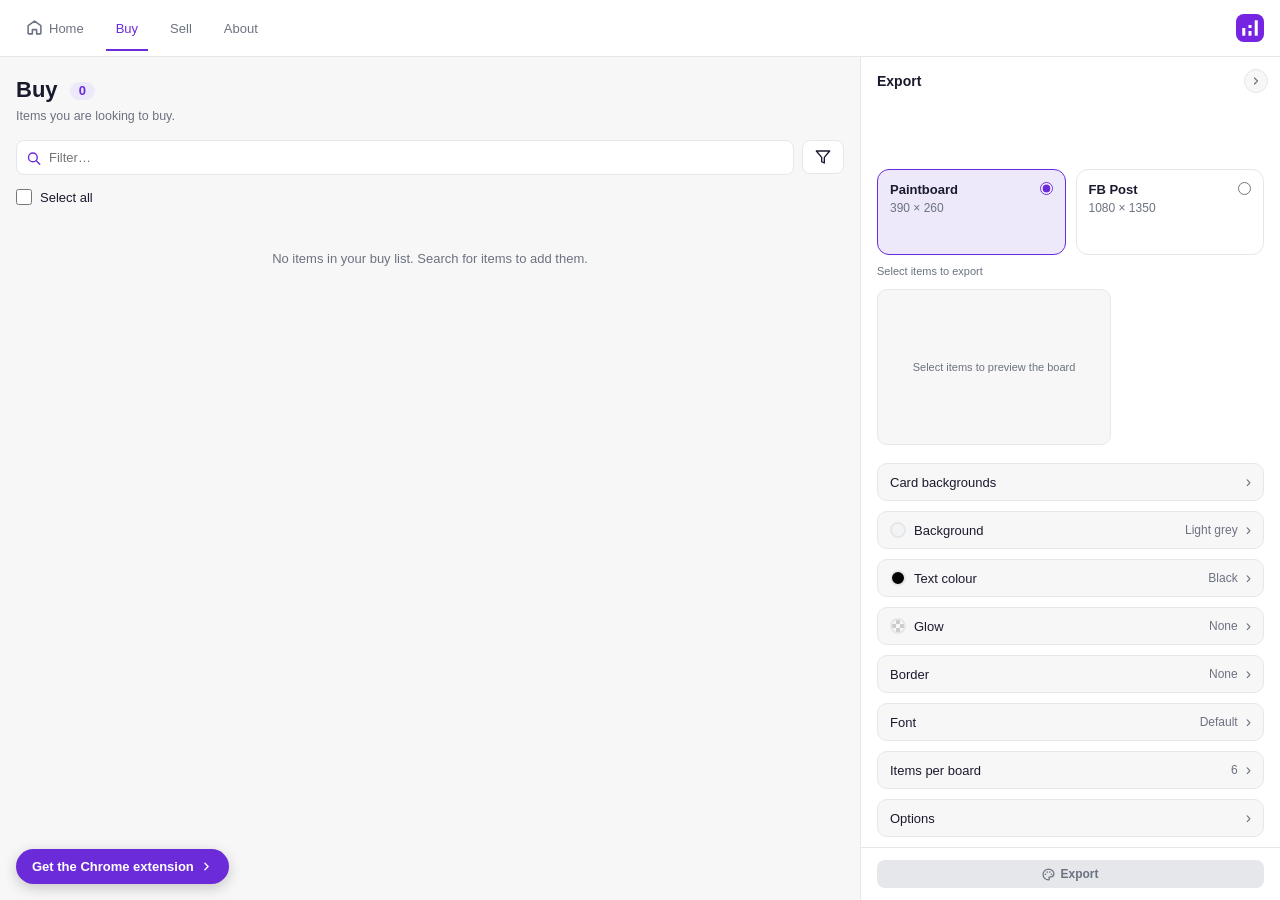
<file: buy.html>
<!DOCTYPE html>
<html lang="en">
<head>
  <meta charset="UTF-8" />
  <!-- Google tag (gtag.js) -->
  <script async src="https://www.googletagmanager.com/gtag/js?id=G-JTVJ4QYRYX"></script>
  <script>
    window.dataLayer = window.dataLayer || [];
    function gtag(){dataLayer.push(arguments);}
    gtag('js', new Date());

    gtag('config', 'G-JTVJ4QYRYX');
  </script>
  <meta name="viewport" content="width=device-width, initial-scale=1.0" />
  <title>Buy YoWorld Items | YoWorld Price Guide</title>
  <meta name="description" content="Build a YoWorld buy list and see the current price range for the items you're looking to buy." />
  <link rel="canonical" href="https://yoworldpriceguide.github.io/buy" />
  <meta property="og:url" content="https://yoworldpriceguide.github.io/buy" />
  <meta name="keywords" content="YoWorld, YoWorld info, YoWorld price guide, YoWorld prices, YoWorld item values, YoWorld price checker, YoWorld trading, YoWorld buy and sell" />
  <meta name="theme-color" content="#6c2bd9" />
  <meta property="og:title" content="YoWorld Price Guide" />
  <meta property="og:description" content="Look up YoWorld item prices, see what items are trading for, and build your buy and sell lists." />
  <meta property="og:type" content="website" />
  <meta property="og:image" content="icons/logo-192.png" />
  <meta name="twitter:card" content="summary" />
  <link rel="icon" href="icons/logo-48.png" sizes="48x48" type="image/png" />
  <link rel="icon" href="icons/logo.svg" type="image/svg+xml" />
  <link rel="icon" href="icons/logo-192.png" sizes="192x192" type="image/png" />
  <link rel="apple-touch-icon" href="icons/logo-192.png" />
  <link rel="stylesheet" href="style.css" />
  <link rel="stylesheet" href="site.css" />
</head>
<body data-page="buy">

  <header>
    <nav>
      <a class="tab" data-tab="search" href="./" title="Home">
        <svg viewBox="0 0 24 24" fill="none" stroke="currentColor" stroke-width="2.2" stroke-linecap="round" stroke-linejoin="round" style="margin-right:6px"><path d="M3 9.5L12 3l9 6.5V20a1 1 0 0 1-1 1h-5v-6h-6v6H4a1 1 0 0 1-1-1z"/></svg>
        Home
      </a>
      <a class="tab active" data-tab="buy" href="buy">
        Buy
        <span class="tab-badge hidden" id="header-buy-count">0</span>
      </a>
      <a class="tab" data-tab="sell" href="sell">
        Sell
        <span class="tab-badge hidden" id="header-sell-count">0</span>
      </a>
      <a class="tab" data-tab="info" href="about">About</a>
    </nav>
    <div class="header-actions">
      <button id="close-btn" title="Close">✕</button>
    </div>
    <a class="extension-cta" href="https://chromewebstore.google.com/detail/yoworld-price-tracker/igjnolfolimleiaifpfkighmebpeecmc?hl=en-GB&utm_source=ext_sidebar" target="_blank" rel="noopener">
      Get the Chrome extension
      <svg viewBox="0 0 24 24" fill="none" stroke="currentColor" stroke-width="2.4" stroke-linecap="round" stroke-linejoin="round" width="13" height="13"><polyline points="9 18 15 12 9 6"/></svg>
    </a>
    <img class="site-logo" src="icons/logo.svg" alt="YoWorld Price Guide logo" />

  </header>

  <div id="submit-reminder-banner" class="price-request-banner hidden"></div>

  <main>

    <!-- SEARCH TAB -->
    <div class="tab-content" id="tab-search">
      <section class="landing">
        <div class="hero">
          <h1 class="hero-title">YoWorld Price Guide</h1>
          <p class="hero-sub">Community-tracked values for every YoWorld item. Search, compare, and build your buy or sell list.</p>
          <div class="search-box">
            <div class="input-wrap">
              <svg class="input-icon" viewBox="0 0 24 24" fill="none" stroke="#6c2bd9" stroke-width="2.2" stroke-linecap="round" stroke-linejoin="round"><circle cx="11" cy="11" r="7"/><line x1="16.5" y1="16.5" x2="22" y2="22"/></svg>
              <input id="search-input" type="text" placeholder="Search for an item…" />
            </div>
            <button id="search-btn">Search</button>
          </div>
          <p class="hero-hint">Part of a name works too, in any order. Try "hair latte".</p>
        </div>

        <div class="search-filter-row" style="margin-top:14px">
          <div class="segmented" role="group" aria-label="Filter by store status">
            <button class="segmented-opt active" data-action="search-status" data-status="all">All</button>
            <button class="segmented-opt" data-action="search-status" data-status="instore">In store</button>
            <button class="segmented-opt" data-action="search-status" data-status="discontinued">Discontinued</button>
          </div>
        </div>
        <div class="landing-features">
          <div class="feature-card">
            <span class="feature-icon">
              <svg viewBox="0 0 24 24" fill="none" stroke="currentColor" stroke-width="2.2" stroke-linecap="round" stroke-linejoin="round" width="20" height="20"><circle cx="11" cy="11" r="7"/><line x1="16.5" y1="16.5" x2="22" y2="22"/></svg>
            </span>
            <h3>Search the catalogue</h3>
            <p>Find any YoWorld item by name and see its price range.</p>
          </div>
          <div class="feature-card">
            <span class="feature-icon">
              <svg viewBox="0 0 24 24" fill="none" stroke="currentColor" stroke-width="2.2" stroke-linecap="round" stroke-linejoin="round" width="20" height="20"><path d="M9 11l3 3L22 4"/><path d="M21 12v7a2 2 0 0 1-2 2H5a2 2 0 0 1-2-2V5a2 2 0 0 1 2-2h11"/></svg>
            </span>
            <h3>Build your lists</h3>
            <p>Keep track of items you want to buy and sell, in one place.</p>
          </div>
          <div class="feature-card">
            <span class="feature-icon">
              <svg viewBox="0 0 24 24" fill="none" stroke="currentColor" stroke-width="2.2" stroke-linecap="round" stroke-linejoin="round" width="20" height="20"><polyline points="22 7 13.5 15.5 8.5 10.5 2 17"/><polyline points="16 7 22 7 22 13"/></svg>
            </span>
            <h3>Log and compare prices</h3>
            <p>Log prices you've seen and check them against community data.</p>
          </div>
        </div>

        <div class="pagination" id="pagination-top" style="margin-top:14px"></div>
        <div class="cards" id="search-results" style="margin-top:14px"></div>
        <div class="pagination" id="pagination"></div>
      </section>
    </div>

    <!-- BUY TAB -->
    <div class="tab-content active" id="tab-buy">
      <section>
        <h2>Buy <span class="count-badge" id="buy-count">0</span></h2>
        <p class="subtitle">Items you are looking to buy.</p>
        <div id="buy-price-summary"></div>
        <div class="filter-row">
          <div class="search-box" style="flex:1">
            <div class="input-wrap">
              <svg class="input-icon" viewBox="0 0 24 24" fill="none" stroke="#6c2bd9" stroke-width="2.2" stroke-linecap="round" stroke-linejoin="round"><circle cx="11" cy="11" r="7"/><line x1="16.5" y1="16.5" x2="22" y2="22"/></svg>
              <input id="buy-search" type="text" placeholder="Filter…" />
            </div>
          </div>
          <button type="button" id="buy-filter-btn" class="filter-btn" title="Open filters">
            <svg viewBox="0 0 24 24" fill="none" stroke="currentColor" stroke-width="2" stroke-linecap="round" stroke-linejoin="round" width="16" height="16"><polygon points="22 3 2 3 10 12.46 10 19 14 21 14 12.46 22 3"/></svg>
            <span id="buy-filter-count" class="filter-count hidden">0</span>
          </button>
        </div>
        <div id="buy-filter-panel" class="filter-panel hidden">
          <div class="filter-panel-header">
            <h3>Filters</h3>
            <button type="button" id="buy-filter-close" class="filter-close-btn" title="Close">✕</button>
          </div>
          <div class="filter-panel-content">
            <div class="filter-section">
              <h4>Sort</h4>
              <label class="filter-option">
                <input type="radio" name="buy-sort-option" value="none" data-action="set-sort-option" checked />
                <span>None</span>
              </label>
              <label class="filter-option">
                <input type="radio" name="buy-sort-option" value="category" data-action="set-sort-option" />
                <span>By Category</span>
              </label>
            </div>
            <div class="filter-section">
              <h4>In Store</h4>
              <label class="filter-option">
                <input type="radio" name="buy-instore" value="" checked />
                <span>All</span>
              </label>
              <label class="filter-option">
                <input type="radio" name="buy-instore" value="true" />
                <span>In Store</span>
              </label>
              <label class="filter-option">
                <input type="radio" name="buy-instore" value="false" />
                <span>Not In Store</span>
              </label>
            </div>
            <div class="filter-section">
              <h4>Categories</h4>
              <div id="buy-category-filter-menu" class="category-filter-menu-inline"></div>
            </div>
          </div>
        </div>
        <select id="buy-category" class="sort-select" style="width:100%;margin-bottom:14px;display:none;"></select>
        <button id="generate-paintboards-buy" class="generate-paintboards-btn" data-action="toggle-paintboard-buy">Generate paintboards</button>
        <label id="select-all-row-buy" class="select-all-row">
          <input type="checkbox" id="select-all-buy-checkbox" data-action="select-all-buy" />
          Select all
        </label>
        <div class="pagination" id="buy-pagination-top"></div>
        <div class="cards" id="buy-cards"></div>
        <div class="pagination" id="buy-pagination"></div>

      </section>
      <div id="paintboard-bar-buy" class="paintboard-bar">
          <div class="paintboard-sidebar-title">Export</div>
          <div class="format-options">
            <label class="format-option">
              <input type="radio" name="export-format-buy" value="board" data-action="set-export-format" data-list="buy" checked />
              <span class="format-option-title">Paintboard</span>
              <span class="format-option-desc">390 × 260</span>
            </label>
            <label class="format-option">
              <input type="radio" name="export-format-buy" value="facebook" data-action="set-export-format" data-list="buy" />
              <span class="format-option-title">FB Post</span>
              <span class="format-option-desc">1080 × 1350</span>
            </label>
          </div>
          <div id="paintboard-preview-panel-buy" class="paintboard-preview-panel hidden">
            <div id="export-buy-status" class="export-list-status">Select items to export</div>
            <div class="export-preview-wrap">
              <iframe id="export-preview-buy" class="export-preview-frame" title="Export preview"></iframe>
              <div id="export-preview-empty-buy" class="export-preview-empty">Select items to preview the board</div>
            </div>
            <div id="export-preview-more-buy" class="export-preview-more" hidden></div>
          </div>
          <button class="paintboard-bar-close" data-action="close-paintboard-buy" title="Close">
            <svg viewBox="0 0 24 24" fill="none" stroke="currentColor" stroke-width="2.4" stroke-linecap="round" stroke-linejoin="round" width="12" height="12"><polyline points="9 18 15 12 9 6"/></svg>
          </button>
          <button class="paintboard-expand-btn" data-action="toggle-paintboard-buy" title="Expand export">
            <svg viewBox="0 0 24 24" fill="none" stroke="currentColor" stroke-width="2.4" stroke-linecap="round" stroke-linejoin="round" width="12" height="12"><polyline points="15 18 9 12 15 6"/></svg>
          </button>
          <div class="export-title-field">
            <label for="export-title-input-buy">Title</label>
            <input type="text" id="export-title-input-buy" class="export-title-input" maxlength="40" placeholder="Want to Buy" data-action="set-export-title" data-list="buy" />
          </div>
          <div class="bg-picker">
            <button id="bulk-card-bg-btn-buy" class="bg-swatch-main" data-action="toggle-bg-picker" title="Bulk edit card backgrounds">C</button>
            <div id="bulk-card-bg-menu-buy" class="bg-picker-menu bg-picker-menu--list hidden"></div>
          </div>
          <div class="bg-picker">
            <button id="export-background-btn-buy" class="bg-swatch-main" data-action="toggle-bg-picker" title="Background">Bg</button>
            <div id="export-background-menu-buy" class="bg-picker-menu bg-picker-menu--list hidden"></div>
          </div>
          <div class="bg-picker">
            <button id="export-badge-color-btn-buy" class="bg-swatch-main" data-action="toggle-bg-picker" title="Text colour">T</button>
            <div id="export-badge-color-menu-buy" class="bg-picker-menu bg-picker-menu--list hidden"></div>
          </div>
          <div class="bg-picker">
            <button id="export-effect-btn-buy" class="font-swatch-main" data-action="toggle-bg-picker" title="Glow">
              <svg viewBox="0 0 24 24" fill="none" stroke="currentColor" stroke-width="2" stroke-linecap="round" stroke-linejoin="round" width="11" height="11"><path d="M15 14c.2-1 .7-1.7 1.5-2.5 1-.9 1.5-2.2 1.5-3.5A6 6 0 0 0 6 8c0 1 .2 2.2 1.5 3.5.7.7 1.3 1.5 1.5 2.5"/><path d="M9 18h6"/><path d="M10 22h4"/></svg>
            </button>
            <div id="export-effect-menu-buy" class="bg-picker-menu bg-picker-menu--list hidden"></div>
          </div>
          <div class="bg-picker">
            <button id="export-border-btn-buy" class="font-swatch-main" data-action="toggle-bg-picker" title="Border">
              <svg viewBox="0 0 24 24" fill="none" stroke="currentColor" stroke-width="2" stroke-linecap="round" stroke-linejoin="round" width="11" height="11"><rect x="3" y="3" width="18" height="18" rx="6"/></svg>
            </button>
            <div id="export-border-menu-buy" class="bg-picker-menu bg-picker-menu--list hidden"></div>
          </div>
          <div class="bg-picker">
            <button id="export-font-btn-buy" class="font-swatch-main" data-action="toggle-bg-picker" title="Export font">Aa</button>
            <div id="export-font-menu-buy" class="bg-picker-menu hidden"></div>
          </div>
          <div id="export-count-picker-buy" class="bg-picker">
            <button id="export-count-btn-buy" class="font-swatch-main" data-action="toggle-bg-picker" title="Items per board">6</button>
            <div id="export-count-menu-buy" class="bg-picker-menu hidden"></div>
          </div>
          <div class="bg-picker">
            <button id="export-settings-btn-buy" class="font-swatch-main" data-action="toggle-bg-picker" title="Export settings">
              <svg viewBox="0 0 24 24" fill="none" stroke="currentColor" stroke-width="2" stroke-linecap="round" stroke-linejoin="round" width="11" height="11"><circle cx="12" cy="12" r="3"/><path d="M19.4 15a1.65 1.65 0 0 0 .33 1.82l.06.06a2 2 0 0 1-2.83 2.83l-.06-.06a1.65 1.65 0 0 0-1.82-.33 1.65 1.65 0 0 0-1 1.51V21a2 2 0 0 1-4 0v-.09A1.65 1.65 0 0 0 9 19.4a1.65 1.65 0 0 0-1.82.33l-.06.06a2 2 0 0 1-2.83-2.83l.06-.06A1.65 1.65 0 0 0 4.68 15a1.65 1.65 0 0 0-1.51-1H3a2 2 0 0 1 0-4h.09A1.65 1.65 0 0 0 4.6 9a1.65 1.65 0 0 0-.33-1.82l-.06-.06a2 2 0 0 1 2.83-2.83l.06.06A1.65 1.65 0 0 0 9 4.68a1.65 1.65 0 0 0 1-1.51V3a2 2 0 0 1 4 0v.09a1.65 1.65 0 0 0 1 1.51 1.65 1.65 0 0 0 1.82-.33l.06-.06a2 2 0 0 1 2.83 2.83l-.06.06A1.65 1.65 0 0 0 19.4 9a1.65 1.65 0 0 0 1.51 1H21a2 2 0 0 1 0 4h-.09a1.65 1.65 0 0 0-1.51 1z"/></svg>
            </button>
            <div id="export-settings-menu-buy" class="bg-picker-menu bg-picker-menu--list hidden">
              <label class="export-settings-row"><input type="radio" name="export-badge-buy" value="none" data-action="set-export-badge-mode" /> No badge</label>
              <label class="export-settings-row"><input type="radio" name="export-badge-buy" value="buysell" data-action="set-export-badge-mode" /> Buy/Sell badge</label>
              <label class="export-settings-row"><input type="radio" name="export-badge-buy" value="instore" data-action="set-export-badge-mode" /> Instore badge</label>
            </div>
          </div>
          <div class="paintboard-footer">
              <button id="export-buy-png-btn" class="paintboard-export-btn" data-action="export-buy-png" disabled>
              <svg viewBox="0 0 24 24" fill="none" stroke="currentColor" stroke-width="2.2" stroke-linecap="round" stroke-linejoin="round"><path d="M12 2C6.5 2 2 6.5 2 12s4.5 10 10 10c.926 0 1.648-.746 1.648-1.688 0-.437-.18-.835-.437-1.125-.29-.289-.438-.652-.438-1.125a1.64 1.64 0 0 1 1.668-1.668h1.996c3.051 0 5.555-2.503 5.555-5.554C21.965 6.012 17.461 2 12 2z"/><circle cx="6.5" cy="11.5" r="1.5" fill="currentColor" stroke="none"/><circle cx="9.5" cy="7.5" r="1.5" fill="currentColor" stroke="none"/><circle cx="14.5" cy="7.5" r="1.5" fill="currentColor" stroke="none"/><circle cx="17.5" cy="11.5" r="1.5" fill="currentColor" stroke="none"/></svg>
              <span id="export-buy-label">Export</span>
            </button>
          </div>
        </div>
    </div>

    <!-- SELL TAB -->
    <div class="tab-content" id="tab-sell">
      <section>
        <h2>Sell <span class="count-badge" id="sell-count">0</span></h2>
        <p class="subtitle">Items you are looking to sell.</p>
        <div id="sell-price-summary"></div>
        <div class="filter-row">
          <div class="search-box" style="flex:1">
            <div class="input-wrap">
              <svg class="input-icon" viewBox="0 0 24 24" fill="none" stroke="#6c2bd9" stroke-width="2.2" stroke-linecap="round" stroke-linejoin="round"><circle cx="11" cy="11" r="7"/><line x1="16.5" y1="16.5" x2="22" y2="22"/></svg>
              <input id="sell-search" type="text" placeholder="Filter…" />
            </div>
          </div>
          <button type="button" id="sell-filter-btn" class="filter-btn" title="Open filters">
            <svg viewBox="0 0 24 24" fill="none" stroke="currentColor" stroke-width="2" stroke-linecap="round" stroke-linejoin="round" width="16" height="16"><polygon points="22 3 2 3 10 12.46 10 19 14 21 14 12.46 22 3"/></svg>
            <span id="sell-filter-count" class="filter-count hidden">0</span>
          </button>
        </div>
        <div id="sell-filter-panel" class="filter-panel hidden">
          <div class="filter-panel-header">
            <h3>Filters</h3>
            <button type="button" id="sell-filter-close" class="filter-close-btn" title="Close">✕</button>
          </div>
          <div class="filter-panel-content">
            <div class="filter-section">
              <h4>Sort</h4>
              <label class="filter-option">
                <input type="radio" name="sell-sort-option" value="none" data-action="set-sort-option" checked />
                <span>None</span>
              </label>
              <label class="filter-option">
                <input type="radio" name="sell-sort-option" value="category" data-action="set-sort-option" />
                <span>By Category</span>
              </label>
            </div>
            <div class="filter-section">
              <h4>In Store</h4>
              <label class="filter-option">
                <input type="radio" name="sell-instore" value="" checked />
                <span>All</span>
              </label>
              <label class="filter-option">
                <input type="radio" name="sell-instore" value="true" />
                <span>In Store</span>
              </label>
              <label class="filter-option">
                <input type="radio" name="sell-instore" value="false" />
                <span>Not In Store</span>
              </label>
            </div>
            <div class="filter-section">
              <h4>Categories</h4>
              <div id="sell-category-filter-menu" class="category-filter-menu-inline"></div>
            </div>
          </div>
        </div>
        <select id="sell-category" class="sort-select" style="width:100%;margin-bottom:14px;display:none;"></select>
        <label id="select-all-row-sell" class="select-all-row">
          <input type="checkbox" id="select-all-sell-checkbox" data-action="select-all-sell" />
          Select all
        </label>
        <div class="pagination" id="sell-pagination-top"></div>
        <div class="cards" id="sell-cards"></div>
        <div class="pagination" id="sell-pagination"></div>

      </section>
      <div id="paintboard-bar-sell" class="paintboard-bar">
          <div class="paintboard-sidebar-title">Export</div>
          <div class="format-options">
            <label class="format-option">
              <input type="radio" name="export-format-sell" value="board" data-action="set-export-format" data-list="sell" checked />
              <span class="format-option-title">Paintboard</span>
              <span class="format-option-desc">390 × 260</span>
            </label>
            <label class="format-option">
              <input type="radio" name="export-format-sell" value="facebook" data-action="set-export-format" data-list="sell" />
              <span class="format-option-title">FB Post</span>
              <span class="format-option-desc">1080 × 1350</span>
            </label>
          </div>
          <div id="paintboard-preview-panel-sell" class="paintboard-preview-panel hidden">
            <div id="export-sell-status" class="export-list-status">Select items to export</div>
            <div class="export-preview-wrap">
              <iframe id="export-preview-sell" class="export-preview-frame" title="Export preview"></iframe>
              <div id="export-preview-empty-sell" class="export-preview-empty">Select items to preview the board</div>
            </div>
            <div id="export-preview-more-sell" class="export-preview-more" hidden></div>
          </div>
          <button class="paintboard-bar-close" data-action="close-paintboard-sell" title="Close">
            <svg viewBox="0 0 24 24" fill="none" stroke="currentColor" stroke-width="2.4" stroke-linecap="round" stroke-linejoin="round" width="12" height="12"><polyline points="9 18 15 12 9 6"/></svg>
          </button>
          <button class="paintboard-expand-btn" data-action="toggle-paintboard-sell" title="Expand export">
            <svg viewBox="0 0 24 24" fill="none" stroke="currentColor" stroke-width="2.4" stroke-linecap="round" stroke-linejoin="round" width="12" height="12"><polyline points="15 18 9 12 15 6"/></svg>
          </button>
          <div class="export-title-field">
            <label for="export-title-input-sell">Title</label>
            <input type="text" id="export-title-input-sell" class="export-title-input" maxlength="40" placeholder="Want to Sell" data-action="set-export-title" data-list="sell" />
          </div>
          <div class="bg-picker">
            <button id="bulk-card-bg-btn-sell" class="bg-swatch-main" data-action="toggle-bg-picker" title="Bulk edit card backgrounds">C</button>
            <div id="bulk-card-bg-menu-sell" class="bg-picker-menu bg-picker-menu--list hidden"></div>
          </div>
          <div class="bg-picker">
            <button id="export-background-btn-sell" class="bg-swatch-main" data-action="toggle-bg-picker" title="Background">Bg</button>
            <div id="export-background-menu-sell" class="bg-picker-menu bg-picker-menu--list hidden"></div>
          </div>
          <div class="bg-picker">
            <button id="export-badge-color-btn-sell" class="bg-swatch-main" data-action="toggle-bg-picker" title="Text colour">T</button>
            <div id="export-badge-color-menu-sell" class="bg-picker-menu bg-picker-menu--list hidden"></div>
          </div>
          <div class="bg-picker">
            <button id="export-effect-btn-sell" class="font-swatch-main" data-action="toggle-bg-picker" title="Glow">
              <svg viewBox="0 0 24 24" fill="none" stroke="currentColor" stroke-width="2" stroke-linecap="round" stroke-linejoin="round" width="11" height="11"><path d="M15 14c.2-1 .7-1.7 1.5-2.5 1-.9 1.5-2.2 1.5-3.5A6 6 0 0 0 6 8c0 1 .2 2.2 1.5 3.5.7.7 1.3 1.5 1.5 2.5"/><path d="M9 18h6"/><path d="M10 22h4"/></svg>
            </button>
            <div id="export-effect-menu-sell" class="bg-picker-menu bg-picker-menu--list hidden"></div>
          </div>
          <div class="bg-picker">
            <button id="export-border-btn-sell" class="font-swatch-main" data-action="toggle-bg-picker" title="Border">
              <svg viewBox="0 0 24 24" fill="none" stroke="currentColor" stroke-width="2" stroke-linecap="round" stroke-linejoin="round" width="11" height="11"><rect x="3" y="3" width="18" height="18" rx="6"/></svg>
            </button>
            <div id="export-border-menu-sell" class="bg-picker-menu bg-picker-menu--list hidden"></div>
          </div>
          <div class="bg-picker">
            <button id="export-font-btn-sell" class="font-swatch-main" data-action="toggle-bg-picker" title="Export font">Aa</button>
            <div id="export-font-menu-sell" class="bg-picker-menu hidden"></div>
          </div>
          <div id="export-count-picker-sell" class="bg-picker">
            <button id="export-count-btn-sell" class="font-swatch-main" data-action="toggle-bg-picker" title="Items per board">6</button>
            <div id="export-count-menu-sell" class="bg-picker-menu hidden"></div>
          </div>
          <div class="bg-picker">
            <button id="export-settings-btn-sell" class="font-swatch-main" data-action="toggle-bg-picker" title="Export settings">
              <svg viewBox="0 0 24 24" fill="none" stroke="currentColor" stroke-width="2" stroke-linecap="round" stroke-linejoin="round" width="11" height="11"><circle cx="12" cy="12" r="3"/><path d="M19.4 15a1.65 1.65 0 0 0 .33 1.82l.06.06a2 2 0 0 1-2.83 2.83l-.06-.06a1.65 1.65 0 0 0-1.82-.33 1.65 1.65 0 0 0-1 1.51V21a2 2 0 0 1-4 0v-.09A1.65 1.65 0 0 0 9 19.4a1.65 1.65 0 0 0-1.82.33l-.06.06a2 2 0 0 1-2.83-2.83l.06-.06A1.65 1.65 0 0 0 4.68 15a1.65 1.65 0 0 0-1.51-1H3a2 2 0 0 1 0-4h.09A1.65 1.65 0 0 0 4.6 9a1.65 1.65 0 0 0-.33-1.82l-.06-.06a2 2 0 0 1 2.83-2.83l.06.06A1.65 1.65 0 0 0 9 4.68a1.65 1.65 0 0 0 1-1.51V3a2 2 0 0 1 4 0v.09a1.65 1.65 0 0 0 1 1.51 1.65 1.65 0 0 0 1.82-.33l.06-.06a2 2 0 0 1 2.83 2.83l-.06.06A1.65 1.65 0 0 0 19.4 9a1.65 1.65 0 0 0 1.51 1H21a2 2 0 0 1 0 4h-.09a1.65 1.65 0 0 0-1.51 1z"/></svg>
            </button>
            <div id="export-settings-menu-sell" class="bg-picker-menu bg-picker-menu--list hidden">
              <label class="export-settings-row"><input type="radio" name="export-badge-sell" value="none" data-action="set-export-badge-mode" /> No badge</label>
              <label class="export-settings-row"><input type="radio" name="export-badge-sell" value="buysell" data-action="set-export-badge-mode" /> Buy/Sell badge</label>
              <label class="export-settings-row"><input type="radio" name="export-badge-sell" value="instore" data-action="set-export-badge-mode" /> Instore badge</label>
            </div>
          </div>
          <div class="paintboard-footer">
              <button id="export-sell-png-btn" class="paintboard-export-btn" data-action="export-sell-png" disabled>
              <svg viewBox="0 0 24 24" fill="none" stroke="currentColor" stroke-width="2.2" stroke-linecap="round" stroke-linejoin="round"><path d="M12 2C6.5 2 2 6.5 2 12s4.5 10 10 10c.926 0 1.648-.746 1.648-1.688 0-.437-.18-.835-.437-1.125-.29-.289-.438-.652-.438-1.125a1.64 1.64 0 0 1 1.668-1.668h1.996c3.051 0 5.555-2.503 5.555-5.554C21.965 6.012 17.461 2 12 2z"/><circle cx="6.5" cy="11.5" r="1.5" fill="currentColor" stroke="none"/><circle cx="9.5" cy="7.5" r="1.5" fill="currentColor" stroke="none"/><circle cx="14.5" cy="7.5" r="1.5" fill="currentColor" stroke="none"/><circle cx="17.5" cy="11.5" r="1.5" fill="currentColor" stroke="none"/></svg>
              <span id="export-sell-label">Export</span>
            </button>
          </div>
        </div>
    </div>

    <!-- INFO TAB -->
    <div class="tab-content" id="tab-info">
      <div class="info-wrap">

        <p class="info-title">About</p>
        <p class="info-sub">Keep track of item prices yourself and see prices reviewed by trusted moderators. Build buy and sell lists, log prices as you find them, and use community data to get a clearer picture of what items are worth.</p>

        <div class="info-card">
          <button class="acc-btn" data-action="info-accordion" aria-expanded="false">
            <span class="acc-icon">
              <svg viewBox="0 0 24 24" fill="none" stroke="currentColor" stroke-width="2" stroke-linecap="round" stroke-linejoin="round" width="15" height="15"><line x1="8" y1="6" x2="21" y2="6"/><line x1="8" y1="12" x2="21" y2="12"/><line x1="8" y1="18" x2="21" y2="18"/><line x1="3" y1="6" x2="3.01" y2="6"/><line x1="3" y1="12" x2="3.01" y2="12"/><line x1="3" y1="18" x2="3.01" y2="18"/></svg>
            </span>
            <span class="acc-label">Features</span>
            <svg class="acc-chevron" viewBox="0 0 24 24" fill="none" stroke="currentColor" stroke-width="2.5" stroke-linecap="round" stroke-linejoin="round" width="16" height="16"><polyline points="6 9 12 15 18 9"/></svg>
          </button>
          <div class="acc-body">
            <div class="acc-body-inner">
              <ul class="feature-list">
                <li><span class="feat-dot"></span><span>Search the YoWorld item catalogue</span></li>
                <li><span class="feat-dot"></span><span>Track items on your buy &amp; sell lists</span></li>
                <li><span class="feat-dot"></span><span>Log prices manually and view history charts</span></li>
                <li><span class="feat-dot"></span><span>See prices reviewed by trusted moderators</span></li>
              </ul>
            </div>
          </div>
        </div>

        <div class="info-card">
          <button class="acc-btn" data-action="info-accordion" aria-expanded="false">
            <span class="acc-icon">
              <svg viewBox="0 0 24 24" fill="none" stroke="currentColor" stroke-width="2" stroke-linecap="round" stroke-linejoin="round" width="15" height="15"><line x1="12" y1="1" x2="12" y2="23"/><path d="M17 5H9.5a3.5 3.5 0 0 0 0 7h5a3.5 3.5 0 0 1 0 7H6"/></svg>
            </span>
            <span class="acc-label">How prices are calculated</span>
            <svg class="acc-chevron" viewBox="0 0 24 24" fill="none" stroke="currentColor" stroke-width="2.5" stroke-linecap="round" stroke-linejoin="round" width="16" height="16"><polyline points="6 9 12 15 18 9"/></svg>
          </button>
          <div class="acc-body">
            <div class="acc-body-inner">
              <div class="faq-item">
                <p class="faq-q">Where does the price data come from?</p>
                <p class="faq-a">Prices are calculated using real trade data logged by community members and approved by moderators.</p>
              </div>
              <div class="faq-item">
                <p class="faq-q">How is the price range worked out?</p>
                <p class="faq-a">Once enough logs are approved, the min and max are calculated from actual trades, trimming extreme outliers so one unusually high or low trade doesn't skew the guide.</p>
              </div>
              <div class="faq-item">
                <p class="faq-q">How accurate is it?</p>
                <p class="faq-a">The more price logs an item has, the more accurate its range. Items with few logs may show a wider or less reliable range.</p>
              </div>
            </div>
          </div>
        </div>

        <div class="info-card">
          <button class="acc-btn" data-action="info-accordion" aria-expanded="false">
            <span class="acc-icon">
              <svg viewBox="0 0 24 24" fill="none" stroke="currentColor" stroke-width="2" stroke-linecap="round" stroke-linejoin="round" width="15" height="15"><polyline points="16 18 22 12 16 6"/><polyline points="8 6 2 12 8 18"/></svg>
            </span>
            <span class="acc-label">Built on fan-made tools</span>
            <svg class="acc-chevron" viewBox="0 0 24 24" fill="none" stroke="currentColor" stroke-width="2.5" stroke-linecap="round" stroke-linejoin="round" width="16" height="16"><polyline points="6 9 12 15 18 9"/></svg>
          </button>
          <div class="acc-body">
            <div class="acc-body-inner">
              <p class="info-body">This extension is built using community-made tools and unofficial resources. Neither the item data nor prices shown are official information from BVG.</p>
            </div>
          </div>
        </div>

        <div class="info-card">
          <button class="acc-btn" data-action="info-accordion" aria-expanded="false">
            <span class="acc-icon acc-icon--warn">
              <svg viewBox="0 0 24 24" fill="none" stroke="currentColor" stroke-width="2" stroke-linecap="round" stroke-linejoin="round" width="15" height="15"><path d="M10.29 3.86L1.82 18a2 2 0 0 0 1.71 3h16.94a2 2 0 0 0 1.71-3L13.71 3.86a2 2 0 0 0-3.42 0z"/><line x1="12" y1="9" x2="12" y2="13"/><line x1="12" y1="17" x2="12.01" y2="17"/></svg>
            </span>
            <span class="acc-label">Not affiliated with BVG</span>
            <svg class="acc-chevron" viewBox="0 0 24 24" fill="none" stroke="currentColor" stroke-width="2.5" stroke-linecap="round" stroke-linejoin="round" width="16" height="16"><polyline points="6 9 12 15 18 9"/></svg>
          </button>
          <div class="acc-body">
            <div class="acc-body-inner">
              <p class="warn-body">This is an unofficial fan-made tool. It is not affiliated with, endorsed by, or connected to Big Viking Games in any way. YoWorld and all related assets are property of Big Viking Games.</p>
            </div>
          </div>
        </div>

        <div class="info-card">
          <button class="acc-btn" data-action="info-accordion" aria-expanded="false">
            <span class="acc-icon acc-icon--danger">
              <svg viewBox="0 0 24 24" fill="none" stroke="currentColor" stroke-width="2" stroke-linecap="round" stroke-linejoin="round" width="15" height="15"><circle cx="12" cy="12" r="10"/><line x1="12" y1="16" x2="12" y2="12"/><line x1="12" y1="8" x2="12.01" y2="8"/></svg>
            </span>
            <span class="acc-label">Disclaimer</span>
            <svg class="acc-chevron" viewBox="0 0 24 24" fill="none" stroke="currentColor" stroke-width="2.5" stroke-linecap="round" stroke-linejoin="round" width="16" height="16"><polyline points="6 9 12 15 18 9"/></svg>
          </button>
          <div class="acc-body">
            <div class="acc-body-inner">
              <p class="danger-body">All prices are estimates logged and reviewed by community members and may not reflect actual in-game values. Always use your own judgement when trading.</p>
            </div>
          </div>
        </div>

        <div class="info-version-row">
          <span class="info-version-label">Version</span>
          <span class="info-version-val">v1.7</span>
        </div>

      </div>
    </div>

  </main>

  <!-- DETAIL PAGE -->
  <div id="detail-page" class="detail-page hidden">
    <div class="detail-header">
      <div id="detail-header-actions" style="display:flex;gap:6px"></div>
      <button id="detail-close-btn" title="Close">✕</button>
    </div>
    <div id="detail-body" class="detail-body"></div>
  </div>

  <script src="site-storage.js"></script>
  <script src="app.js"></script>
</body>
</html>
</file>
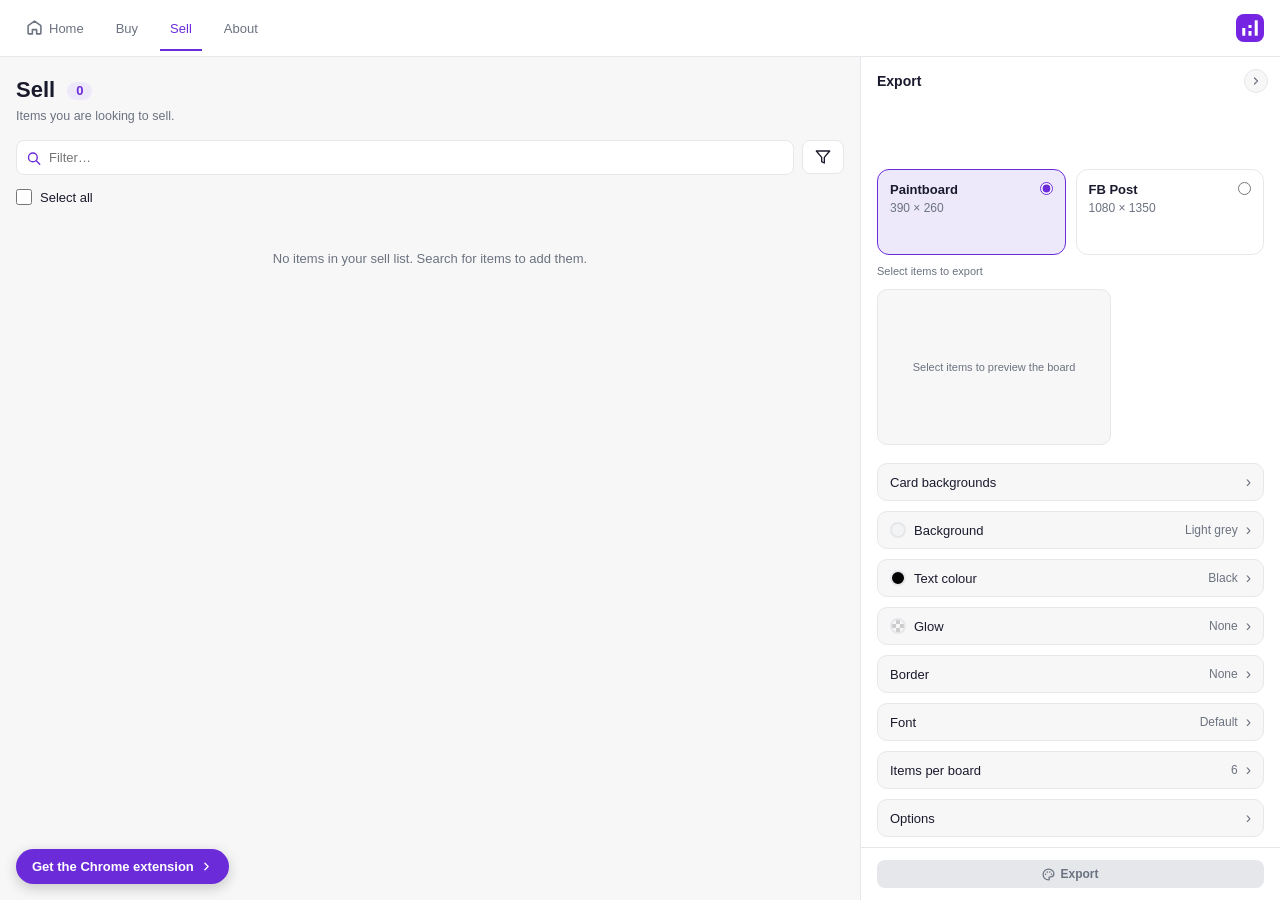
<file: sell.html>
<!DOCTYPE html>
<html lang="en">
<head>
  <meta charset="UTF-8" />
  <!-- Google tag (gtag.js) -->
  <script async src="https://www.googletagmanager.com/gtag/js?id=G-JTVJ4QYRYX"></script>
  <script>
    window.dataLayer = window.dataLayer || [];
    function gtag(){dataLayer.push(arguments);}
    gtag('js', new Date());

    gtag('config', 'G-JTVJ4QYRYX');
  </script>
  <meta name="viewport" content="width=device-width, initial-scale=1.0" />
  <title>Sell YoWorld Items | YoWorld Price Guide</title>
  <meta name="description" content="Build a YoWorld sell list and check community price data before you sell your items." />
  <link rel="canonical" href="https://yoworldpriceguide.github.io/sell" />
  <meta property="og:url" content="https://yoworldpriceguide.github.io/sell" />
  <meta name="keywords" content="YoWorld, YoWorld info, YoWorld price guide, YoWorld prices, YoWorld item values, YoWorld price checker, YoWorld trading, YoWorld buy and sell" />
  <meta name="theme-color" content="#6c2bd9" />
  <meta property="og:title" content="YoWorld Price Guide" />
  <meta property="og:description" content="Look up YoWorld item prices, see what items are trading for, and build your buy and sell lists." />
  <meta property="og:type" content="website" />
  <meta property="og:image" content="icons/logo-192.png" />
  <meta name="twitter:card" content="summary" />
  <link rel="icon" href="icons/logo-48.png" sizes="48x48" type="image/png" />
  <link rel="icon" href="icons/logo.svg" type="image/svg+xml" />
  <link rel="icon" href="icons/logo-192.png" sizes="192x192" type="image/png" />
  <link rel="apple-touch-icon" href="icons/logo-192.png" />
  <link rel="stylesheet" href="style.css" />
  <link rel="stylesheet" href="site.css" />
</head>
<body data-page="sell">

  <header>
    <nav>
      <a class="tab" data-tab="search" href="./" title="Home">
        <svg viewBox="0 0 24 24" fill="none" stroke="currentColor" stroke-width="2.2" stroke-linecap="round" stroke-linejoin="round" style="margin-right:6px"><path d="M3 9.5L12 3l9 6.5V20a1 1 0 0 1-1 1h-5v-6h-6v6H4a1 1 0 0 1-1-1z"/></svg>
        Home
      </a>
      <a class="tab" data-tab="buy" href="buy">
        Buy
        <span class="tab-badge hidden" id="header-buy-count">0</span>
      </a>
      <a class="tab active" data-tab="sell" href="sell">
        Sell
        <span class="tab-badge hidden" id="header-sell-count">0</span>
      </a>
      <a class="tab" data-tab="info" href="about">About</a>
    </nav>
    <div class="header-actions">
      <button id="close-btn" title="Close">✕</button>
    </div>
    <a class="extension-cta" href="https://chromewebstore.google.com/detail/yoworld-price-tracker/igjnolfolimleiaifpfkighmebpeecmc?hl=en-GB&utm_source=ext_sidebar" target="_blank" rel="noopener">
      Get the Chrome extension
      <svg viewBox="0 0 24 24" fill="none" stroke="currentColor" stroke-width="2.4" stroke-linecap="round" stroke-linejoin="round" width="13" height="13"><polyline points="9 18 15 12 9 6"/></svg>
    </a>
    <img class="site-logo" src="icons/logo.svg" alt="YoWorld Price Guide logo" />

  </header>

  <div id="submit-reminder-banner" class="price-request-banner hidden"></div>

  <main>

    <!-- SEARCH TAB -->
    <div class="tab-content" id="tab-search">
      <section class="landing">
        <div class="hero">
          <h1 class="hero-title">YoWorld Price Guide</h1>
          <p class="hero-sub">Community-tracked values for every YoWorld item. Search, compare, and build your buy or sell list.</p>
          <div class="search-box">
            <div class="input-wrap">
              <svg class="input-icon" viewBox="0 0 24 24" fill="none" stroke="#6c2bd9" stroke-width="2.2" stroke-linecap="round" stroke-linejoin="round"><circle cx="11" cy="11" r="7"/><line x1="16.5" y1="16.5" x2="22" y2="22"/></svg>
              <input id="search-input" type="text" placeholder="Search for an item…" />
            </div>
            <button id="search-btn">Search</button>
          </div>
          <p class="hero-hint">Part of a name works too, in any order. Try "hair latte".</p>
        </div>

        <div class="search-filter-row" style="margin-top:14px">
          <div class="segmented" role="group" aria-label="Filter by store status">
            <button class="segmented-opt active" data-action="search-status" data-status="all">All</button>
            <button class="segmented-opt" data-action="search-status" data-status="instore">In store</button>
            <button class="segmented-opt" data-action="search-status" data-status="discontinued">Discontinued</button>
          </div>
        </div>
        <div class="landing-features">
          <div class="feature-card">
            <span class="feature-icon">
              <svg viewBox="0 0 24 24" fill="none" stroke="currentColor" stroke-width="2.2" stroke-linecap="round" stroke-linejoin="round" width="20" height="20"><circle cx="11" cy="11" r="7"/><line x1="16.5" y1="16.5" x2="22" y2="22"/></svg>
            </span>
            <h3>Search the catalogue</h3>
            <p>Find any YoWorld item by name and see its price range.</p>
          </div>
          <div class="feature-card">
            <span class="feature-icon">
              <svg viewBox="0 0 24 24" fill="none" stroke="currentColor" stroke-width="2.2" stroke-linecap="round" stroke-linejoin="round" width="20" height="20"><path d="M9 11l3 3L22 4"/><path d="M21 12v7a2 2 0 0 1-2 2H5a2 2 0 0 1-2-2V5a2 2 0 0 1 2-2h11"/></svg>
            </span>
            <h3>Build your lists</h3>
            <p>Keep track of items you want to buy and sell, in one place.</p>
          </div>
          <div class="feature-card">
            <span class="feature-icon">
              <svg viewBox="0 0 24 24" fill="none" stroke="currentColor" stroke-width="2.2" stroke-linecap="round" stroke-linejoin="round" width="20" height="20"><polyline points="22 7 13.5 15.5 8.5 10.5 2 17"/><polyline points="16 7 22 7 22 13"/></svg>
            </span>
            <h3>Log and compare prices</h3>
            <p>Log prices you've seen and check them against community data.</p>
          </div>
        </div>

        <div class="pagination" id="pagination-top" style="margin-top:14px"></div>
        <div class="cards" id="search-results" style="margin-top:14px"></div>
        <div class="pagination" id="pagination"></div>
      </section>
    </div>

    <!-- BUY TAB -->
    <div class="tab-content" id="tab-buy">
      <section>
        <h2>Buy <span class="count-badge" id="buy-count">0</span></h2>
        <p class="subtitle">Items you are looking to buy.</p>
        <div id="buy-price-summary"></div>
        <div class="filter-row">
          <div class="search-box" style="flex:1">
            <div class="input-wrap">
              <svg class="input-icon" viewBox="0 0 24 24" fill="none" stroke="#6c2bd9" stroke-width="2.2" stroke-linecap="round" stroke-linejoin="round"><circle cx="11" cy="11" r="7"/><line x1="16.5" y1="16.5" x2="22" y2="22"/></svg>
              <input id="buy-search" type="text" placeholder="Filter…" />
            </div>
          </div>
          <button type="button" id="buy-filter-btn" class="filter-btn" title="Open filters">
            <svg viewBox="0 0 24 24" fill="none" stroke="currentColor" stroke-width="2" stroke-linecap="round" stroke-linejoin="round" width="16" height="16"><polygon points="22 3 2 3 10 12.46 10 19 14 21 14 12.46 22 3"/></svg>
            <span id="buy-filter-count" class="filter-count hidden">0</span>
          </button>
        </div>
        <div id="buy-filter-panel" class="filter-panel hidden">
          <div class="filter-panel-header">
            <h3>Filters</h3>
            <button type="button" id="buy-filter-close" class="filter-close-btn" title="Close">✕</button>
          </div>
          <div class="filter-panel-content">
            <div class="filter-section">
              <h4>Sort</h4>
              <label class="filter-option">
                <input type="radio" name="buy-sort-option" value="none" data-action="set-sort-option" checked />
                <span>None</span>
              </label>
              <label class="filter-option">
                <input type="radio" name="buy-sort-option" value="category" data-action="set-sort-option" />
                <span>By Category</span>
              </label>
            </div>
            <div class="filter-section">
              <h4>In Store</h4>
              <label class="filter-option">
                <input type="radio" name="buy-instore" value="" checked />
                <span>All</span>
              </label>
              <label class="filter-option">
                <input type="radio" name="buy-instore" value="true" />
                <span>In Store</span>
              </label>
              <label class="filter-option">
                <input type="radio" name="buy-instore" value="false" />
                <span>Not In Store</span>
              </label>
            </div>
            <div class="filter-section">
              <h4>Categories</h4>
              <div id="buy-category-filter-menu" class="category-filter-menu-inline"></div>
            </div>
          </div>
        </div>
        <select id="buy-category" class="sort-select" style="width:100%;margin-bottom:14px;display:none;"></select>
        <label id="select-all-row-buy" class="select-all-row">
          <input type="checkbox" id="select-all-buy-checkbox" data-action="select-all-buy" />
          Select all
        </label>
        <div class="pagination" id="buy-pagination-top"></div>
        <div class="cards" id="buy-cards"></div>
        <div class="pagination" id="buy-pagination"></div>

      </section>
      <div id="paintboard-bar-buy" class="paintboard-bar">
          <div class="paintboard-sidebar-title">Export</div>
          <div class="format-options">
            <label class="format-option">
              <input type="radio" name="export-format-buy" value="board" data-action="set-export-format" data-list="buy" checked />
              <span class="format-option-title">Paintboard</span>
              <span class="format-option-desc">390 × 260</span>
            </label>
            <label class="format-option">
              <input type="radio" name="export-format-buy" value="facebook" data-action="set-export-format" data-list="buy" />
              <span class="format-option-title">FB Post</span>
              <span class="format-option-desc">1080 × 1350</span>
            </label>
          </div>
          <div id="paintboard-preview-panel-buy" class="paintboard-preview-panel hidden">
            <div id="export-buy-status" class="export-list-status">Select items to export</div>
            <div class="export-preview-wrap">
              <iframe id="export-preview-buy" class="export-preview-frame" title="Export preview"></iframe>
              <div id="export-preview-empty-buy" class="export-preview-empty">Select items to preview the board</div>
            </div>
            <div id="export-preview-more-buy" class="export-preview-more" hidden></div>
          </div>
          <button class="paintboard-bar-close" data-action="close-paintboard-buy" title="Close">
            <svg viewBox="0 0 24 24" fill="none" stroke="currentColor" stroke-width="2.4" stroke-linecap="round" stroke-linejoin="round" width="12" height="12"><polyline points="9 18 15 12 9 6"/></svg>
          </button>
          <button class="paintboard-expand-btn" data-action="toggle-paintboard-buy" title="Expand export">
            <svg viewBox="0 0 24 24" fill="none" stroke="currentColor" stroke-width="2.4" stroke-linecap="round" stroke-linejoin="round" width="12" height="12"><polyline points="15 18 9 12 15 6"/></svg>
          </button>
          <div class="export-title-field">
            <label for="export-title-input-buy">Title</label>
            <input type="text" id="export-title-input-buy" class="export-title-input" maxlength="40" placeholder="Want to Buy" data-action="set-export-title" data-list="buy" />
          </div>
          <div class="bg-picker">
            <button id="bulk-card-bg-btn-buy" class="bg-swatch-main" data-action="toggle-bg-picker" title="Bulk edit card backgrounds">C</button>
            <div id="bulk-card-bg-menu-buy" class="bg-picker-menu bg-picker-menu--list hidden"></div>
          </div>
          <div class="bg-picker">
            <button id="export-background-btn-buy" class="bg-swatch-main" data-action="toggle-bg-picker" title="Background">Bg</button>
            <div id="export-background-menu-buy" class="bg-picker-menu bg-picker-menu--list hidden"></div>
          </div>
          <div class="bg-picker">
            <button id="export-badge-color-btn-buy" class="bg-swatch-main" data-action="toggle-bg-picker" title="Text colour">T</button>
            <div id="export-badge-color-menu-buy" class="bg-picker-menu bg-picker-menu--list hidden"></div>
          </div>
          <div class="bg-picker">
            <button id="export-effect-btn-buy" class="font-swatch-main" data-action="toggle-bg-picker" title="Glow">
              <svg viewBox="0 0 24 24" fill="none" stroke="currentColor" stroke-width="2" stroke-linecap="round" stroke-linejoin="round" width="11" height="11"><path d="M15 14c.2-1 .7-1.7 1.5-2.5 1-.9 1.5-2.2 1.5-3.5A6 6 0 0 0 6 8c0 1 .2 2.2 1.5 3.5.7.7 1.3 1.5 1.5 2.5"/><path d="M9 18h6"/><path d="M10 22h4"/></svg>
            </button>
            <div id="export-effect-menu-buy" class="bg-picker-menu bg-picker-menu--list hidden"></div>
          </div>
          <div class="bg-picker">
            <button id="export-border-btn-buy" class="font-swatch-main" data-action="toggle-bg-picker" title="Border">
              <svg viewBox="0 0 24 24" fill="none" stroke="currentColor" stroke-width="2" stroke-linecap="round" stroke-linejoin="round" width="11" height="11"><rect x="3" y="3" width="18" height="18" rx="6"/></svg>
            </button>
            <div id="export-border-menu-buy" class="bg-picker-menu bg-picker-menu--list hidden"></div>
          </div>
          <div class="bg-picker">
            <button id="export-font-btn-buy" class="font-swatch-main" data-action="toggle-bg-picker" title="Export font">Aa</button>
            <div id="export-font-menu-buy" class="bg-picker-menu hidden"></div>
          </div>
          <div id="export-count-picker-buy" class="bg-picker">
            <button id="export-count-btn-buy" class="font-swatch-main" data-action="toggle-bg-picker" title="Items per board">6</button>
            <div id="export-count-menu-buy" class="bg-picker-menu hidden"></div>
          </div>
          <div class="bg-picker">
            <button id="export-settings-btn-buy" class="font-swatch-main" data-action="toggle-bg-picker" title="Export settings">
              <svg viewBox="0 0 24 24" fill="none" stroke="currentColor" stroke-width="2" stroke-linecap="round" stroke-linejoin="round" width="11" height="11"><circle cx="12" cy="12" r="3"/><path d="M19.4 15a1.65 1.65 0 0 0 .33 1.82l.06.06a2 2 0 0 1-2.83 2.83l-.06-.06a1.65 1.65 0 0 0-1.82-.33 1.65 1.65 0 0 0-1 1.51V21a2 2 0 0 1-4 0v-.09A1.65 1.65 0 0 0 9 19.4a1.65 1.65 0 0 0-1.82.33l-.06.06a2 2 0 0 1-2.83-2.83l.06-.06A1.65 1.65 0 0 0 4.68 15a1.65 1.65 0 0 0-1.51-1H3a2 2 0 0 1 0-4h.09A1.65 1.65 0 0 0 4.6 9a1.65 1.65 0 0 0-.33-1.82l-.06-.06a2 2 0 0 1 2.83-2.83l.06.06A1.65 1.65 0 0 0 9 4.68a1.65 1.65 0 0 0 1-1.51V3a2 2 0 0 1 4 0v.09a1.65 1.65 0 0 0 1 1.51 1.65 1.65 0 0 0 1.82-.33l.06-.06a2 2 0 0 1 2.83 2.83l-.06.06A1.65 1.65 0 0 0 19.4 9a1.65 1.65 0 0 0 1.51 1H21a2 2 0 0 1 0 4h-.09a1.65 1.65 0 0 0-1.51 1z"/></svg>
            </button>
            <div id="export-settings-menu-buy" class="bg-picker-menu bg-picker-menu--list hidden">
              <label class="export-settings-row"><input type="radio" name="export-badge-buy" value="none" data-action="set-export-badge-mode" /> No badge</label>
              <label class="export-settings-row"><input type="radio" name="export-badge-buy" value="buysell" data-action="set-export-badge-mode" /> Buy/Sell badge</label>
              <label class="export-settings-row"><input type="radio" name="export-badge-buy" value="instore" data-action="set-export-badge-mode" /> Instore badge</label>
            </div>
          </div>
          <div class="paintboard-footer">
              <button id="export-buy-png-btn" class="paintboard-export-btn" data-action="export-buy-png" disabled>
              <svg viewBox="0 0 24 24" fill="none" stroke="currentColor" stroke-width="2.2" stroke-linecap="round" stroke-linejoin="round"><path d="M12 2C6.5 2 2 6.5 2 12s4.5 10 10 10c.926 0 1.648-.746 1.648-1.688 0-.437-.18-.835-.437-1.125-.29-.289-.438-.652-.438-1.125a1.64 1.64 0 0 1 1.668-1.668h1.996c3.051 0 5.555-2.503 5.555-5.554C21.965 6.012 17.461 2 12 2z"/><circle cx="6.5" cy="11.5" r="1.5" fill="currentColor" stroke="none"/><circle cx="9.5" cy="7.5" r="1.5" fill="currentColor" stroke="none"/><circle cx="14.5" cy="7.5" r="1.5" fill="currentColor" stroke="none"/><circle cx="17.5" cy="11.5" r="1.5" fill="currentColor" stroke="none"/></svg>
              <span id="export-buy-label">Export</span>
            </button>
          </div>
        </div>
    </div>

    <!-- SELL TAB -->
    <div class="tab-content active" id="tab-sell">
      <section>
        <h2>Sell <span class="count-badge" id="sell-count">0</span></h2>
        <p class="subtitle">Items you are looking to sell.</p>
        <div id="sell-price-summary"></div>
        <div class="filter-row">
          <div class="search-box" style="flex:1">
            <div class="input-wrap">
              <svg class="input-icon" viewBox="0 0 24 24" fill="none" stroke="#6c2bd9" stroke-width="2.2" stroke-linecap="round" stroke-linejoin="round"><circle cx="11" cy="11" r="7"/><line x1="16.5" y1="16.5" x2="22" y2="22"/></svg>
              <input id="sell-search" type="text" placeholder="Filter…" />
            </div>
          </div>
          <button type="button" id="sell-filter-btn" class="filter-btn" title="Open filters">
            <svg viewBox="0 0 24 24" fill="none" stroke="currentColor" stroke-width="2" stroke-linecap="round" stroke-linejoin="round" width="16" height="16"><polygon points="22 3 2 3 10 12.46 10 19 14 21 14 12.46 22 3"/></svg>
            <span id="sell-filter-count" class="filter-count hidden">0</span>
          </button>
        </div>
        <div id="sell-filter-panel" class="filter-panel hidden">
          <div class="filter-panel-header">
            <h3>Filters</h3>
            <button type="button" id="sell-filter-close" class="filter-close-btn" title="Close">✕</button>
          </div>
          <div class="filter-panel-content">
            <div class="filter-section">
              <h4>Sort</h4>
              <label class="filter-option">
                <input type="radio" name="sell-sort-option" value="none" data-action="set-sort-option" checked />
                <span>None</span>
              </label>
              <label class="filter-option">
                <input type="radio" name="sell-sort-option" value="category" data-action="set-sort-option" />
                <span>By Category</span>
              </label>
            </div>
            <div class="filter-section">
              <h4>In Store</h4>
              <label class="filter-option">
                <input type="radio" name="sell-instore" value="" checked />
                <span>All</span>
              </label>
              <label class="filter-option">
                <input type="radio" name="sell-instore" value="true" />
                <span>In Store</span>
              </label>
              <label class="filter-option">
                <input type="radio" name="sell-instore" value="false" />
                <span>Not In Store</span>
              </label>
            </div>
            <div class="filter-section">
              <h4>Categories</h4>
              <div id="sell-category-filter-menu" class="category-filter-menu-inline"></div>
            </div>
          </div>
        </div>
        <select id="sell-category" class="sort-select" style="width:100%;margin-bottom:14px;display:none;"></select>
        <button id="generate-paintboards-sell" class="generate-paintboards-btn" data-action="toggle-paintboard-sell">Generate paintboards</button>
        <label id="select-all-row-sell" class="select-all-row">
          <input type="checkbox" id="select-all-sell-checkbox" data-action="select-all-sell" />
          Select all
        </label>
        <div class="pagination" id="sell-pagination-top"></div>
        <div class="cards" id="sell-cards"></div>
        <div class="pagination" id="sell-pagination"></div>

      </section>
      <div id="paintboard-bar-sell" class="paintboard-bar">
          <div class="paintboard-sidebar-title">Export</div>
          <div class="format-options">
            <label class="format-option">
              <input type="radio" name="export-format-sell" value="board" data-action="set-export-format" data-list="sell" checked />
              <span class="format-option-title">Paintboard</span>
              <span class="format-option-desc">390 × 260</span>
            </label>
            <label class="format-option">
              <input type="radio" name="export-format-sell" value="facebook" data-action="set-export-format" data-list="sell" />
              <span class="format-option-title">FB Post</span>
              <span class="format-option-desc">1080 × 1350</span>
            </label>
          </div>
          <div id="paintboard-preview-panel-sell" class="paintboard-preview-panel hidden">
            <div id="export-sell-status" class="export-list-status">Select items to export</div>
            <div class="export-preview-wrap">
              <iframe id="export-preview-sell" class="export-preview-frame" title="Export preview"></iframe>
              <div id="export-preview-empty-sell" class="export-preview-empty">Select items to preview the board</div>
            </div>
            <div id="export-preview-more-sell" class="export-preview-more" hidden></div>
          </div>
          <button class="paintboard-bar-close" data-action="close-paintboard-sell" title="Close">
            <svg viewBox="0 0 24 24" fill="none" stroke="currentColor" stroke-width="2.4" stroke-linecap="round" stroke-linejoin="round" width="12" height="12"><polyline points="9 18 15 12 9 6"/></svg>
          </button>
          <button class="paintboard-expand-btn" data-action="toggle-paintboard-sell" title="Expand export">
            <svg viewBox="0 0 24 24" fill="none" stroke="currentColor" stroke-width="2.4" stroke-linecap="round" stroke-linejoin="round" width="12" height="12"><polyline points="15 18 9 12 15 6"/></svg>
          </button>
          <div class="export-title-field">
            <label for="export-title-input-sell">Title</label>
            <input type="text" id="export-title-input-sell" class="export-title-input" maxlength="40" placeholder="Want to Sell" data-action="set-export-title" data-list="sell" />
          </div>
          <div class="bg-picker">
            <button id="bulk-card-bg-btn-sell" class="bg-swatch-main" data-action="toggle-bg-picker" title="Bulk edit card backgrounds">C</button>
            <div id="bulk-card-bg-menu-sell" class="bg-picker-menu bg-picker-menu--list hidden"></div>
          </div>
          <div class="bg-picker">
            <button id="export-background-btn-sell" class="bg-swatch-main" data-action="toggle-bg-picker" title="Background">Bg</button>
            <div id="export-background-menu-sell" class="bg-picker-menu bg-picker-menu--list hidden"></div>
          </div>
          <div class="bg-picker">
            <button id="export-badge-color-btn-sell" class="bg-swatch-main" data-action="toggle-bg-picker" title="Text colour">T</button>
            <div id="export-badge-color-menu-sell" class="bg-picker-menu bg-picker-menu--list hidden"></div>
          </div>
          <div class="bg-picker">
            <button id="export-effect-btn-sell" class="font-swatch-main" data-action="toggle-bg-picker" title="Glow">
              <svg viewBox="0 0 24 24" fill="none" stroke="currentColor" stroke-width="2" stroke-linecap="round" stroke-linejoin="round" width="11" height="11"><path d="M15 14c.2-1 .7-1.7 1.5-2.5 1-.9 1.5-2.2 1.5-3.5A6 6 0 0 0 6 8c0 1 .2 2.2 1.5 3.5.7.7 1.3 1.5 1.5 2.5"/><path d="M9 18h6"/><path d="M10 22h4"/></svg>
            </button>
            <div id="export-effect-menu-sell" class="bg-picker-menu bg-picker-menu--list hidden"></div>
          </div>
          <div class="bg-picker">
            <button id="export-border-btn-sell" class="font-swatch-main" data-action="toggle-bg-picker" title="Border">
              <svg viewBox="0 0 24 24" fill="none" stroke="currentColor" stroke-width="2" stroke-linecap="round" stroke-linejoin="round" width="11" height="11"><rect x="3" y="3" width="18" height="18" rx="6"/></svg>
            </button>
            <div id="export-border-menu-sell" class="bg-picker-menu bg-picker-menu--list hidden"></div>
          </div>
          <div class="bg-picker">
            <button id="export-font-btn-sell" class="font-swatch-main" data-action="toggle-bg-picker" title="Export font">Aa</button>
            <div id="export-font-menu-sell" class="bg-picker-menu hidden"></div>
          </div>
          <div id="export-count-picker-sell" class="bg-picker">
            <button id="export-count-btn-sell" class="font-swatch-main" data-action="toggle-bg-picker" title="Items per board">6</button>
            <div id="export-count-menu-sell" class="bg-picker-menu hidden"></div>
          </div>
          <div class="bg-picker">
            <button id="export-settings-btn-sell" class="font-swatch-main" data-action="toggle-bg-picker" title="Export settings">
              <svg viewBox="0 0 24 24" fill="none" stroke="currentColor" stroke-width="2" stroke-linecap="round" stroke-linejoin="round" width="11" height="11"><circle cx="12" cy="12" r="3"/><path d="M19.4 15a1.65 1.65 0 0 0 .33 1.82l.06.06a2 2 0 0 1-2.83 2.83l-.06-.06a1.65 1.65 0 0 0-1.82-.33 1.65 1.65 0 0 0-1 1.51V21a2 2 0 0 1-4 0v-.09A1.65 1.65 0 0 0 9 19.4a1.65 1.65 0 0 0-1.82.33l-.06.06a2 2 0 0 1-2.83-2.83l.06-.06A1.65 1.65 0 0 0 4.68 15a1.65 1.65 0 0 0-1.51-1H3a2 2 0 0 1 0-4h.09A1.65 1.65 0 0 0 4.6 9a1.65 1.65 0 0 0-.33-1.82l-.06-.06a2 2 0 0 1 2.83-2.83l.06.06A1.65 1.65 0 0 0 9 4.68a1.65 1.65 0 0 0 1-1.51V3a2 2 0 0 1 4 0v.09a1.65 1.65 0 0 0 1 1.51 1.65 1.65 0 0 0 1.82-.33l.06-.06a2 2 0 0 1 2.83 2.83l-.06.06A1.65 1.65 0 0 0 19.4 9a1.65 1.65 0 0 0 1.51 1H21a2 2 0 0 1 0 4h-.09a1.65 1.65 0 0 0-1.51 1z"/></svg>
            </button>
            <div id="export-settings-menu-sell" class="bg-picker-menu bg-picker-menu--list hidden">
              <label class="export-settings-row"><input type="radio" name="export-badge-sell" value="none" data-action="set-export-badge-mode" /> No badge</label>
              <label class="export-settings-row"><input type="radio" name="export-badge-sell" value="buysell" data-action="set-export-badge-mode" /> Buy/Sell badge</label>
              <label class="export-settings-row"><input type="radio" name="export-badge-sell" value="instore" data-action="set-export-badge-mode" /> Instore badge</label>
            </div>
          </div>
          <div class="paintboard-footer">
              <button id="export-sell-png-btn" class="paintboard-export-btn" data-action="export-sell-png" disabled>
              <svg viewBox="0 0 24 24" fill="none" stroke="currentColor" stroke-width="2.2" stroke-linecap="round" stroke-linejoin="round"><path d="M12 2C6.5 2 2 6.5 2 12s4.5 10 10 10c.926 0 1.648-.746 1.648-1.688 0-.437-.18-.835-.437-1.125-.29-.289-.438-.652-.438-1.125a1.64 1.64 0 0 1 1.668-1.668h1.996c3.051 0 5.555-2.503 5.555-5.554C21.965 6.012 17.461 2 12 2z"/><circle cx="6.5" cy="11.5" r="1.5" fill="currentColor" stroke="none"/><circle cx="9.5" cy="7.5" r="1.5" fill="currentColor" stroke="none"/><circle cx="14.5" cy="7.5" r="1.5" fill="currentColor" stroke="none"/><circle cx="17.5" cy="11.5" r="1.5" fill="currentColor" stroke="none"/></svg>
              <span id="export-sell-label">Export</span>
            </button>
          </div>
        </div>
    </div>

    <!-- INFO TAB -->
    <div class="tab-content" id="tab-info">
      <div class="info-wrap">

        <p class="info-title">About</p>
        <p class="info-sub">Keep track of item prices yourself and see prices reviewed by trusted moderators. Build buy and sell lists, log prices as you find them, and use community data to get a clearer picture of what items are worth.</p>

        <div class="info-card">
          <button class="acc-btn" data-action="info-accordion" aria-expanded="false">
            <span class="acc-icon">
              <svg viewBox="0 0 24 24" fill="none" stroke="currentColor" stroke-width="2" stroke-linecap="round" stroke-linejoin="round" width="15" height="15"><line x1="8" y1="6" x2="21" y2="6"/><line x1="8" y1="12" x2="21" y2="12"/><line x1="8" y1="18" x2="21" y2="18"/><line x1="3" y1="6" x2="3.01" y2="6"/><line x1="3" y1="12" x2="3.01" y2="12"/><line x1="3" y1="18" x2="3.01" y2="18"/></svg>
            </span>
            <span class="acc-label">Features</span>
            <svg class="acc-chevron" viewBox="0 0 24 24" fill="none" stroke="currentColor" stroke-width="2.5" stroke-linecap="round" stroke-linejoin="round" width="16" height="16"><polyline points="6 9 12 15 18 9"/></svg>
          </button>
          <div class="acc-body">
            <div class="acc-body-inner">
              <ul class="feature-list">
                <li><span class="feat-dot"></span><span>Search the YoWorld item catalogue</span></li>
                <li><span class="feat-dot"></span><span>Track items on your buy &amp; sell lists</span></li>
                <li><span class="feat-dot"></span><span>Log prices manually and view history charts</span></li>
                <li><span class="feat-dot"></span><span>See prices reviewed by trusted moderators</span></li>
              </ul>
            </div>
          </div>
        </div>

        <div class="info-card">
          <button class="acc-btn" data-action="info-accordion" aria-expanded="false">
            <span class="acc-icon">
              <svg viewBox="0 0 24 24" fill="none" stroke="currentColor" stroke-width="2" stroke-linecap="round" stroke-linejoin="round" width="15" height="15"><line x1="12" y1="1" x2="12" y2="23"/><path d="M17 5H9.5a3.5 3.5 0 0 0 0 7h5a3.5 3.5 0 0 1 0 7H6"/></svg>
            </span>
            <span class="acc-label">How prices are calculated</span>
            <svg class="acc-chevron" viewBox="0 0 24 24" fill="none" stroke="currentColor" stroke-width="2.5" stroke-linecap="round" stroke-linejoin="round" width="16" height="16"><polyline points="6 9 12 15 18 9"/></svg>
          </button>
          <div class="acc-body">
            <div class="acc-body-inner">
              <div class="faq-item">
                <p class="faq-q">Where does the price data come from?</p>
                <p class="faq-a">Prices are calculated using real trade data logged by community members and approved by moderators.</p>
              </div>
              <div class="faq-item">
                <p class="faq-q">How is the price range worked out?</p>
                <p class="faq-a">Once enough logs are approved, the min and max are calculated from actual trades, trimming extreme outliers so one unusually high or low trade doesn't skew the guide.</p>
              </div>
              <div class="faq-item">
                <p class="faq-q">How accurate is it?</p>
                <p class="faq-a">The more price logs an item has, the more accurate its range. Items with few logs may show a wider or less reliable range.</p>
              </div>
            </div>
          </div>
        </div>

        <div class="info-card">
          <button class="acc-btn" data-action="info-accordion" aria-expanded="false">
            <span class="acc-icon">
              <svg viewBox="0 0 24 24" fill="none" stroke="currentColor" stroke-width="2" stroke-linecap="round" stroke-linejoin="round" width="15" height="15"><polyline points="16 18 22 12 16 6"/><polyline points="8 6 2 12 8 18"/></svg>
            </span>
            <span class="acc-label">Built on fan-made tools</span>
            <svg class="acc-chevron" viewBox="0 0 24 24" fill="none" stroke="currentColor" stroke-width="2.5" stroke-linecap="round" stroke-linejoin="round" width="16" height="16"><polyline points="6 9 12 15 18 9"/></svg>
          </button>
          <div class="acc-body">
            <div class="acc-body-inner">
              <p class="info-body">This extension is built using community-made tools and unofficial resources. Neither the item data nor prices shown are official information from BVG.</p>
            </div>
          </div>
        </div>

        <div class="info-card">
          <button class="acc-btn" data-action="info-accordion" aria-expanded="false">
            <span class="acc-icon acc-icon--warn">
              <svg viewBox="0 0 24 24" fill="none" stroke="currentColor" stroke-width="2" stroke-linecap="round" stroke-linejoin="round" width="15" height="15"><path d="M10.29 3.86L1.82 18a2 2 0 0 0 1.71 3h16.94a2 2 0 0 0 1.71-3L13.71 3.86a2 2 0 0 0-3.42 0z"/><line x1="12" y1="9" x2="12" y2="13"/><line x1="12" y1="17" x2="12.01" y2="17"/></svg>
            </span>
            <span class="acc-label">Not affiliated with BVG</span>
            <svg class="acc-chevron" viewBox="0 0 24 24" fill="none" stroke="currentColor" stroke-width="2.5" stroke-linecap="round" stroke-linejoin="round" width="16" height="16"><polyline points="6 9 12 15 18 9"/></svg>
          </button>
          <div class="acc-body">
            <div class="acc-body-inner">
              <p class="warn-body">This is an unofficial fan-made tool. It is not affiliated with, endorsed by, or connected to Big Viking Games in any way. YoWorld and all related assets are property of Big Viking Games.</p>
            </div>
          </div>
        </div>

        <div class="info-card">
          <button class="acc-btn" data-action="info-accordion" aria-expanded="false">
            <span class="acc-icon acc-icon--danger">
              <svg viewBox="0 0 24 24" fill="none" stroke="currentColor" stroke-width="2" stroke-linecap="round" stroke-linejoin="round" width="15" height="15"><circle cx="12" cy="12" r="10"/><line x1="12" y1="16" x2="12" y2="12"/><line x1="12" y1="8" x2="12.01" y2="8"/></svg>
            </span>
            <span class="acc-label">Disclaimer</span>
            <svg class="acc-chevron" viewBox="0 0 24 24" fill="none" stroke="currentColor" stroke-width="2.5" stroke-linecap="round" stroke-linejoin="round" width="16" height="16"><polyline points="6 9 12 15 18 9"/></svg>
          </button>
          <div class="acc-body">
            <div class="acc-body-inner">
              <p class="danger-body">All prices are estimates logged and reviewed by community members and may not reflect actual in-game values. Always use your own judgement when trading.</p>
            </div>
          </div>
        </div>

        <div class="info-version-row">
          <span class="info-version-label">Version</span>
          <span class="info-version-val">v1.7</span>
        </div>

      </div>
    </div>

  </main>

  <!-- DETAIL PAGE -->
  <div id="detail-page" class="detail-page hidden">
    <div class="detail-header">
      <div id="detail-header-actions" style="display:flex;gap:6px"></div>
      <button id="detail-close-btn" title="Close">✕</button>
    </div>
    <div id="detail-body" class="detail-body"></div>
  </div>

  <script src="site-storage.js"></script>
  <script src="app.js"></script>
</body>
</html>
</file>
<file: style.css>
* {
  margin: 0;
  padding: 0;
  box-sizing: border-box;
}

:root {
  --purple: #6c2bd9;
  --purple-light: #ede9fb;
  --purple-mid: #7c3aed;
  --text: #1a1a2e;
  --muted: #6b7280;
  --border: #e5e7eb;
  --bg: #F8F7F7;
  --surface: #ffffff;
}

html, body {
  width: 100%;
  height: 100%;
  background: var(--bg);
  font-family: -apple-system, BlinkMacSystemFont, "Segoe UI", sans-serif;
  color: var(--text);
  font-size: 14px;
  overflow-x: hidden;
}

/* ── HEADER ── */
header {
  display: flex;
  align-items: center;
  gap: 10px;
  padding: 14px 16px 0;
  background: var(--surface);
  justify-content: space-between;
  position: fixed;
  top: 0;
  left: 0;
  right: 0;
  z-index: 60;
  border-bottom: 1px solid var(--border);
}

#close-btn,
#detail-close-btn {
  background: none;
  border: none;
  cursor: pointer;
  font-size: 14px;
  color: var(--muted);
  border-radius: 6px;
  line-height: 1;
  flex-shrink: 0;
}

#close-btn {
  padding: 4px 6px 16px;
  align-self: flex-start;
}

#detail-close-btn {
  padding: 4px 6px;
}

#close-btn:hover,
#detail-close-btn:hover {
  background: var(--border);
  color: var(--text);
}

.header-actions {
  display: flex;
  align-items: flex-start;
  gap: 2px;
  flex-shrink: 0;
}

/* ── PRICE REQUEST BANNER ── */
.price-request-banner {
  display: flex;
  align-items: center;
  justify-content: space-between;
  gap: 10px;
  padding: 10px 16px;
  background: var(--purple-light);
  border-bottom: 1px solid var(--border);
}

.price-request-banner.hidden {
  display: none;
}

.price-request-banner-text {
  font-size: 13px;
  font-weight: 500;
  color: var(--purple);
  line-height: 1.4;
}

.price-request-banner-dismiss {
  background: none;
  border: none;
  cursor: pointer;
  font-size: 13px;
  color: var(--purple);
  padding: 2px 6px;
  border-radius: 6px;
  line-height: 1;
  flex-shrink: 0;
}

.price-request-banner-dismiss:hover {
  background: rgba(108, 43, 217, 0.15);
}

.submit-reminder-actions {
  display: flex;
  align-items: center;
  gap: 8px;
  flex-shrink: 0;
}

.submit-reminder-btn {
  background: var(--purple);
  color: #fff;
  border: none;
  border-radius: 6px;
  padding: 6px 12px;
  font-size: 12px;
  font-weight: 600;
  cursor: pointer;
  white-space: nowrap;
}

.submit-reminder-btn:hover { opacity: 0.85; }
.submit-reminder-btn:disabled { opacity: 0.5; cursor: not-allowed; }

nav {
  display: flex;
  gap: 12px;
}

.tab {
  background: none;
  border: none;
  cursor: pointer;
  font-size: 13px;
  font-weight: 500;
  color: var(--muted);
  padding: 0 10px 12px;
  border-bottom: 2px solid transparent;
  transition: color 0.15s, border-color 0.15s;
  white-space: nowrap;
  display: flex;
  align-items: center;
  justify-content: center;
}

.tab svg {
  width: 17px;
  height: 17px;
  margin-bottom: 1px;
}

.tab-badge {
  display: inline-flex;
  align-items: center;
  justify-content: center;
  background: var(--purple-light);
  color: var(--purple);
  font-size: 10px;
  font-weight: 700;
  border-radius: 20px;
  padding: 1px 6px;
  margin-left: 6px;
}

.tab-badge.hidden {
  display: none;
}

.tab.active {
  color: var(--purple);
  border-bottom-color: var(--purple);
}

.tab:hover:not(.active) {
  color: var(--text);
}

/* ── MAIN ── */
main {
  padding: 0 16px 24px;
  overflow-y: auto;
  height: calc(100vh - 57px);
}

.tab-content {
  display: none;
}

.tab-content.active {
  display: block;
}

section {
  margin-top: 20px;
}

h2 {
  font-size: 22px;
  font-weight: 700;
  line-height: 1.2;
  margin-bottom: 4px;
}

.refresh-row {
  display: flex;
  align-items: center;
  gap: 10px;
  margin-bottom: 12px;
}

#refresh-btn {
  display: flex;
  align-items: center;
  gap: 5px;
  background: var(--purple-light);
  color: var(--purple);
  border: none;
  border-radius: 8px;
  padding: 6px 12px;
  font-size: 12px;
  font-weight: 600;
  cursor: pointer;
  flex-shrink: 0;
}

#refresh-btn svg {
  width: 13px;
  height: 13px;
}

#refresh-btn:hover { background: #ddd6fe; }
#refresh-btn:disabled { background: var(--border); color: var(--muted); cursor: default; }

#last-refreshed {
  font-size: 11px;
  color: var(--muted);
}

.subtitle {
  color: var(--muted);
  font-size: 12.5px;
  line-height: 1.5;
  margin-bottom: 14px;
}

/* ── ITEM CARDS ── */
.cards {
  display: flex;
  flex-direction: column;
  gap: 10px;
}

.card {
  display: flex;
  border: 1px solid var(--border);
  border-radius: 10px;
  overflow: hidden;
  background: var(--surface);
  transition: box-shadow 0.15s, border-color 0.15s;
}

.card[data-detail-id]:hover {
  box-shadow: 0 4px 12px rgba(108, 43, 217, 0.1);
  border-color: #c4b5fd;
}

.price-card {
  transition: box-shadow 0.15s, border-color 0.15s, opacity 0.15s;
}

.price-card.dragging {
  opacity: 0.4;
  cursor: grabbing;
}

.price-card.drag-over {
  border-color: var(--purple);
  box-shadow: 0 0 0 2px var(--purple-light);
}

.price-card[data-detail-id]:hover {
  box-shadow: 0 4px 12px rgba(108, 43, 217, 0.1);
  border-color: #c4b5fd;
}

.card-thumb {
  width: 100px;
  flex-shrink: 0;
  background: var(--surface);
  display: flex;
  flex-direction: column;
  align-items: center;
  justify-content: center;
  gap: 6px;
  padding: 10px 6px;
}

.card-thumb img {
  width: 54px;
  height: 36px;
  object-fit: contain;
}

.detail-body img.item-thumb {
  width: 40px;
  height: 40px;
  object-fit: contain;
}

.card-thumb .thumb-placeholder {
  width: 54px;
  height: 36px;
  background: linear-gradient(135deg, #d8b4fe 0%, #f9a8d4 100%);
  border-radius: 6px;
}

.card-meta {
  font-size: 11px;
  color: var(--muted);
  text-align: center;
  line-height: 1.4;
}

.card-meta .bids {
  font-weight: 600;
  color: var(--text);
}

.card-body {
  padding: 12px 12px;
  flex: 1;
  display: flex;
  flex-direction: column;
  gap: 6px;
  justify-content: center;
}

.card-name {
  font-weight: 600;
  font-size: 13.5px;
}

.shop-badge {
  display: inline-flex;
  vertical-align: middle;
}

.shop-icon {
  color: var(--purple, #6c2bd9);
  flex-shrink: 0;
}

.card-row {
  display: flex;
  flex-direction: column;
  gap: 1px;
}

.card-label {
  font-size: 11px;
  color: var(--muted);
}

.card-value {
  font-size: 13px;
  font-weight: 500;
  display: flex;
  align-items: center;
  gap: 4px;
}

.currency-icon {
  width: 16px;
  height: 16px;
  object-fit: contain;
  flex-shrink: 0;
}

.count-badge {
  display: inline-flex;
  align-items: center;
  justify-content: center;
  background: var(--purple-light);
  color: var(--purple);
  font-size: 13px;
  font-weight: 700;
  border-radius: 20px;
  padding: 1px 9px;
  margin-left: 6px;
  vertical-align: middle;
}

.price-badge {
  display: inline-flex;
  align-items: center;
  gap: 2px;
  border-radius: 4px;
  padding: 2px 5px;
  margin-left: 4px;
  vertical-align: middle;
  font-size: 10px;
  font-weight: 700;
}

.price-badge svg {
  width: 12px;
  height: 12px;
  flex-shrink: 0;
}

[data-tooltip] {
  position: relative;
  cursor: default;
}

[data-tooltip]::after {
  content: attr(data-tooltip);
  position: absolute;
  bottom: calc(100% + 6px);
  left: 50%;
  transform: translateX(-50%);
  background: #1a1a2e;
  color: #fff;
  font-size: 11px;
  font-weight: 500;
  white-space: normal;
  max-width: 160px;
  text-align: center;
  padding: 4px 8px;
  border-radius: 6px;
  pointer-events: none;
  opacity: 0;
  transition: opacity 0.15s;
  z-index: 10;
}

[data-tooltip]:hover::after {
  opacity: 1;
}

.price-badge.green {
  background: #dcfce7;
  color: #16a34a;
}

.price-badge.purple {
  background: var(--purple-light);
  color: var(--purple);
}

.card-value.highlight {
  color: var(--purple);
}

/* ── SEARCH TAB ── */
.search-box {
  display: flex;
  gap: 8px;
}

.input-wrap {
  position: relative;
  flex: 1;
  display: flex;
  align-items: center;
}

.input-icon {
  position: absolute;
  left: 10px;
  top: 50%;
  transform: translateY(-50%);
  width: 15px;
  height: 15px;
  pointer-events: none;
  flex-shrink: 0;
  stroke: var(--purple);
}

.search-box input {
  width: 100%;
  border: 1px solid var(--border);
  border-radius: 8px;
  padding: 9px 12px 9px 32px;
  font-size: 13px;
  outline: none;
  transition: border-color 0.15s;
  background: var(--surface);
}

.search-box input:focus {
  border-color: var(--purple);
}

.search-box button {
  background: var(--purple);
  color: #fff;
  border: none;
  border-radius: 8px;
  padding: 9px 14px;
  font-size: 13px;
  font-weight: 600;
  cursor: pointer;
}

.search-box button:hover {
  background: var(--purple-mid);
}

/* ── SORT SELECT ── */
.sort-select {
  -webkit-appearance: none;
  appearance: none;
  border: 1px solid var(--border);
  border-radius: 8px;
  padding: 8px 32px 8px 10px;
  font-size: 12px;
  font-family: inherit;
  color: var(--text);
  background: var(--surface) url("data:image/svg+xml,%3Csvg xmlns='http://www.w3.org/2000/svg' width='12' height='12' viewBox='0 0 12 12'%3E%3Cpath d='M2 4l4 4 4-4' stroke='%23666' stroke-width='1.5' fill='none' stroke-linecap='round' stroke-linejoin='round'/%3E%3C/svg%3E") no-repeat right 10px center;
  outline: none;
  cursor: pointer;
  flex-shrink: 0;
}

.sort-select:focus { border-color: var(--purple); }

/* ── CATEGORY MULTI-SELECT FILTER ── */
.category-filter {
  position: relative;
  width: 100%;
}

.category-filter-btn {
  display: flex;
  align-items: center;
  justify-content: space-between;
  gap: 8px;
  border: 1px solid var(--border);
  border-radius: 8px;
  padding: 8px 10px;
  font-size: 12px;
  font-family: inherit;
  color: var(--text);
  background: var(--surface);
  outline: none;
  cursor: pointer;
  width: 100%;
  box-sizing: border-box;
}

.category-filter-btn:focus { border-color: var(--purple); }
.category-filter-btn .acc-chevron { flex-shrink: 0; color: var(--muted); }

.category-filter-menu {
  position: absolute;
  top: calc(100% + 4px);
  left: 0;
  right: 0;
  background: var(--surface);
  border: 1px solid var(--border);
  border-radius: 10px;
  box-shadow: 0 4px 16px rgba(0,0,0,0.1);
  z-index: 100;
  max-height: 240px;
  overflow-y: auto;
  padding: 4px 0;
}

.category-filter-menu.hidden {
  display: none;
}

.category-filter-option {
  display: flex;
  align-items: center;
  gap: 8px;
  padding: 7px 12px;
  font-size: 12.5px;
  color: var(--text);
  cursor: pointer;
}

.category-filter-option:hover { background: var(--bg); }
.category-filter-option input[type="checkbox"] { cursor: pointer; accent-color: var(--purple); }

.category-filter-suboption { padding-left: 28px; }

.category-filter-group-row {
  display: flex;
  align-items: center;
}

.category-filter-group-row .category-filter-option { flex: 1; }

.category-filter-chevron-btn {
  background: none;
  border: none;
  cursor: pointer;
  padding: 7px 12px;
  display: flex;
  align-items: center;
  color: var(--muted);
}

.category-filter-chevron-btn:hover { background: var(--bg); }

.category-filter-subgroup {
  display: none;
}

.category-filter-subgroup.open {
  display: block;
}

.category-filter-divider {
  height: 1px;
  background: var(--border);
  margin: 4px 0;
}

/* ── SEARCH RESULTS GRID ── */
#search-results {
  display: grid;
  grid-template-columns: 1fr 1fr;
  gap: 14px;
}

.search-tile-card {
  display: flex;
  flex-direction: column;
}

.search-tile {
  position: relative;
  aspect-ratio: 1 / 1;
  background: var(--surface);
  border: 1px solid var(--border);
  border-radius: 14px;
  padding: 24px;
  display: flex;
  align-items: center;
  justify-content: center;
  overflow: hidden;
}

.search-tile .item-thumb {
  max-width: 100%;
  max-height: 100%;
  width: auto;
  height: auto;
  object-fit: contain;
}

.tile-pill {
  position: absolute;
  top: 8px;
  display: flex;
  align-items: center;
  height: 28px;
  min-width: 28px;
  padding: 0 7px;
  border-radius: 999px;
  background: var(--surface);
  border: 1px solid var(--border);
  color: var(--purple);
  cursor: pointer;
  overflow: hidden;
  transition: background 0.15s, border-color 0.15s, color 0.15s;
}

.tile-pill-sell { left: 8px; }
.tile-pill-buy  { right: 8px; }

.tile-pill svg {
  width: 14px;
  height: 14px;
  flex-shrink: 0;
}

.tile-pill-label {
  white-space: nowrap;
  font-size: 11px;
  font-weight: 600;
  margin-left: 5px;
}

.tile-pill:not(.added):hover {
  border-color: var(--purple);
}

.tile-pill.added {
  background: var(--purple);
  border-color: var(--purple);
  color: #fff;
}

.search-tile-status {
  margin-top: 10px;
}

.status-pill {
  display: inline-flex;
  align-items: center;
  font-size: 11px;
  font-weight: 600;
  padding: 3px 9px;
  border-radius: 20px;
}

.status-pill.in-store {
  background: var(--purple-light);
  color: var(--purple);
}

.status-pill.discontinued {
  background: var(--bg);
  color: var(--muted);
  border: 1px solid var(--border);
}

.search-tile-name {
  font-size: 13px;
  font-weight: 700;
  line-height: 1.3;
  color: var(--text);
  margin-top: 8px;
}

.search-tile-price {
  display: flex;
  align-items: center;
  gap: 3px;
  font-size: 12px;
  font-weight: 400;
  color: var(--muted);
  margin-top: 2px;
}

.search-tile-price--empty {
  color: var(--muted);
  opacity: 0.7;
}

/* ── BUY / SELL LIST GRIDS (share search-tile-card styling) ── */
#buy-cards,
#sell-cards {
  display: grid;
  grid-template-columns: 1fr 1fr;
  gap: 14px;
}

@media (min-width: 400px) {
  #buy-cards,
  #sell-cards {
    grid-template-columns: 1fr 1fr 1fr;
    gap: 10px;
  }
}

#buy-cards .empty,
#sell-cards .empty {
  grid-column: 1 / -1;
}

.search-tile-card[draggable="true"] {
  cursor: grab;
}

.search-tile-card.dragging {
  opacity: 0.4;
}

.search-tile-card.drag-over .search-tile {
  box-shadow: 0 0 0 2px var(--purple);
}

.page-btn.drag-over {
  box-shadow: 0 0 0 3px var(--purple-light);
  animation: page-turn-dwell 0.6s ease-out;
}

@keyframes page-turn-dwell {
  from { box-shadow: 0 0 0 0 var(--purple-light); }
  to { box-shadow: 0 0 0 4px var(--purple-light); }
}

.wl-export-check {
  position: absolute;
  top: 5px;
  left: 5px;
  width: 20px;
  height: 20px;
  border-radius: 5px;
  border: 2px solid var(--border);
  background: var(--surface);
  cursor: pointer;
  z-index: 1;
  display: flex;
  align-items: center;
  justify-content: center;
  font-size: 12px;
  line-height: 1;
  font-weight: 700;
  color: #fff;
  padding: 0;
}

.wl-export-check:hover {
  border-color: var(--purple);
}

.wl-export-check.checked {
  background: var(--purple);
  border-color: var(--purple);
}

.list-offer-row {
  display: flex;
  flex-direction: column;
  gap: 2px;
  margin-top: 8px;
}

.list-offer-label {
  font-size: 11px;
  color: var(--muted);
}

.list-offer-input {
  width: 100%;
}

/* ── SWATCH / STYLE PICKERS (card background + export style bar) ── */
.bg-picker {
  position: relative;
  margin-top: 8px;
}

.bg-picker.hidden {
  display: none;
}

.refresh-row .bg-picker,
.paintboard-bar .bg-picker {
  margin-top: 0;
}

/* Card background menu opens above its button, on top of the cards */
.search-tile-card .bg-picker-menu {
  top: auto;
  bottom: calc(100% + 6px);
  z-index: 30;
}

/* Editing tools: a labelled list down the panel, options open inline below each row */
.paintboard-bar .bg-picker {
  position: static;
  width: 100%;
  margin-top: 0;
}

.paintboard-bar .tool-row-btn {
  width: 100%;
  height: auto;
  text-shadow: none;
  border-radius: 10px;
  display: flex;
  align-items: center;
  gap: 8px;
  padding: 10px 12px;
  border: 1px solid var(--border);
  background: var(--bg);
  color: var(--text);
  font-size: 13px;
  font-weight: 500;
  text-align: left;
  cursor: pointer;
  box-shadow: none;
}

.paintboard-bar .tool-row-btn:hover {
  border-color: var(--purple);
}

.tool-row-label {
  flex: 1;
}

.tool-row-value {
  font-size: 12px;
  color: var(--muted);
}

.tool-row-chevron {
  font-size: 16px;
  color: var(--muted);
}

.paintboard-bar .bg-picker-menu {
  position: static;
  width: 100%;
  margin-top: 6px;
  box-shadow: none;
  flex-wrap: wrap;
}

.paintboard-bar .bg-picker-menu {
  top: auto;
  bottom: calc(100% + 6px);
  /* Stay inside the panel and scroll when there are many options */
  max-height: min(300px, calc(100vh - var(--header-h, 120px) - 160px));
  overflow-y: auto;
}

.bg-picker-menu {
  position: absolute;
  top: calc(100% + 6px);
  left: 0;
  display: flex;
  gap: 6px;
  background: var(--surface);
  border: 1px solid var(--border);
  border-radius: 20px;
  padding: 6px 8px;
  box-shadow: 0 4px 16px rgba(0, 0, 0, 0.12);
  z-index: 5;
}

.bg-picker-menu.hidden {
  display: none;
}

.bg-picker-menu--list {
  flex-direction: column;
  align-items: stretch;
  gap: 0;
  border-radius: 10px;
  padding: 4px;
  min-width: 150px;
}

.bg-picker-menu-title {
  padding: 6px 8px 4px;
  font-size: 10px;
  font-weight: 700;
  letter-spacing: 0.03em;
  text-transform: uppercase;
  color: var(--muted);
}

.bg-swatch-option {
  display: flex;
  align-items: center;
  gap: 8px;
  width: 100%;
  border: none;
  background: none;
  border-radius: 8px;
  padding: 6px 8px;
  cursor: pointer;
  font-size: 12px;
  font-weight: 500;
  color: var(--text);
  text-align: left;
}

.bg-swatch-option:hover {
  background: var(--bg);
}

.bg-swatch-option.active {
  background: var(--purple-light);
  color: var(--purple);
  font-weight: 700;
}

.bg-swatch-dot {
  width: 16px;
  height: 16px;
  border-radius: 50%;
  border: 2px solid var(--border);
  flex-shrink: 0;
}

.bg-swatch-dot[data-color="transparent"] {
  background-image:
    linear-gradient(45deg, #ccc 25%, transparent 25%),
    linear-gradient(-45deg, #ccc 25%, transparent 25%),
    linear-gradient(45deg, transparent 75%, #ccc 75%),
    linear-gradient(-45deg, transparent 75%, #ccc 75%);
  background-size: 8px 8px;
  background-position: 0 0, 0 4px, 4px -4px, -4px 0;
}

.export-settings-row {
  display: flex;
  align-items: center;
  gap: 8px;
  width: 100%;
  padding: 6px 8px;
  font-size: 12px;
  font-weight: 500;
  color: var(--text);
  cursor: pointer;
  white-space: nowrap;
}

.export-settings-row input[type="checkbox"] {
  width: 14px;
  height: 14px;
  accent-color: var(--purple);
  cursor: pointer;
  flex-shrink: 0;
}

.bg-swatch-main {
  width: 18px;
  height: 18px;
  border-radius: 50%;
  border: 2px solid var(--border);
  cursor: pointer;
  padding: 0;
  display: flex;
  align-items: center;
  justify-content: center;
  font-size: 7px;
  font-weight: 700;
  line-height: 1;
  color: white;
  text-shadow: 0 1px 2px rgba(0, 0, 0, 0.3);
}

.bg-swatch-main:hover {
  border-color: var(--purple);
}

.bg-swatch-main[data-color="transparent"] {
  background-image:
    linear-gradient(45deg, #ccc 25%, transparent 25%),
    linear-gradient(-45deg, #ccc 25%, transparent 25%),
    linear-gradient(45deg, transparent 75%, #ccc 75%),
    linear-gradient(-45deg, transparent 75%, #ccc 75%);
  background-size: 8px 8px;
  background-position: 0 0, 0 4px, 4px -4px, -4px 0;
}

.font-swatch-main {
  width: 18px;
  height: 18px;
  border-radius: 50%;
  border: 2px solid var(--border);
  background: var(--surface);
  color: var(--text);
  font-size: 9px;
  font-weight: 700;
  line-height: 1;
  display: flex;
  align-items: center;
  justify-content: center;
  cursor: pointer;
  padding: 0;
}

.font-swatch-main:hover {
  border-color: var(--purple);
}

.font-option {
  display: flex;
  align-items: center;
  border: none;
  background: none;
  border-radius: 12px;
  padding: 4px 10px;
  font-size: 12px;
  font-weight: 500;
  color: var(--text);
  white-space: nowrap;
  cursor: pointer;
}

.font-option:hover {
  background: var(--bg);
}

.font-option.active {
  background: var(--purple-light);
  color: var(--purple);
  font-weight: 700;
}

/* ── PAINTBOARD / FB POST TEMPLATE BUILDER ── */
.paintboard-toggle-btn {
  display: flex;
  align-items: center;
  gap: 5px;
  background: var(--purple-light);
  color: var(--purple);
  border: none;
  border-radius: 8px;
  padding: 6px 12px;
  font-size: 12px;
  font-weight: 600;
  cursor: pointer;
  flex-shrink: 0;
}

.paintboard-toggle-btn svg { width: 13px; height: 13px; }
.paintboard-toggle-btn:hover { background: #ddd6fe; }

.paintboard-toggle-btn.active {
  background: var(--purple);
  color: #fff;
}

.paintboard-preview-panel.hidden { display: none; }

/* Shown on narrow screens only (see site.css); hidden while the sidebar is open */
.generate-paintboards-btn {
  display: none;
  width: 100%;
  margin-bottom: 14px;
  padding: 10px 16px;
  border: none;
  border-radius: 8px;
  background: var(--purple);
  color: #fff;
  font-size: 14px;
  font-weight: 600;
  cursor: pointer;
}

.generate-paintboards-btn:hover { background: var(--purple-mid); }
.generate-paintboards-btn.hidden { display: none; }

/* Export panel: a column beside the list that stays in view while the list scrolls */
.paintboard-bar {
  position: fixed;
  top: var(--header-h, 120px);
  right: 0;
  bottom: 0;
  width: 420px;
  z-index: 5;
  display: flex;
  flex-direction: column;
  align-items: stretch;
  gap: 10px;
  padding: 16px;
  overflow-y: auto;
  background: var(--surface);
  border: none;
  border-left: 1px solid var(--border);
  border-radius: 0;
}

/* Collapsed: a narrow strip with an expand button */
.paintboard-bar.collapsed {
  width: 40px;
  padding: 0;
  align-items: center;
  overflow: hidden;
}

.paintboard-bar.collapsed > :not(.paintboard-expand-btn):not(.paintboard-rail-tools) {
  display: none !important;
}

.paintboard-rail-tools {
  display: none;
}

.paintboard-bar.collapsed .paintboard-rail-tools {
  display: flex;
  flex-direction: column;
  align-items: center;
  gap: 8px;
}

.paintboard-rail-tool {
  width: 28px;
  height: 28px;
  display: flex;
  align-items: center;
  justify-content: center;
  border-radius: 50%;
  border: 1px solid var(--border);
  background: var(--bg);
  color: var(--muted);
  font-size: 11px;
  font-weight: 700;
  padding: 0;
  cursor: pointer;
}

.paintboard-rail-tool:hover {
  border-color: var(--purple);
  color: var(--purple);
}

.paintboard-rail-tool svg {
  width: 13px;
  height: 13px;
}

.paintboard-expand-btn {
  display: none;
  flex-direction: column;
  align-items: center;
  gap: 10px;
  background: none;
  border: none;
  padding: 12px 0;
  color: var(--purple);
  font-size: 12px;
  font-weight: 600;
  cursor: pointer;
}

.paintboard-bar.collapsed .paintboard-expand-btn {
  display: flex;
}

.paintboard-expand-btn span {
  writing-mode: vertical-rl;
}

.paintboard-sidebar-title {
  flex-basis: 100%;
  padding-right: 32px;
  font-size: 14px;
  font-weight: 700;
  color: var(--text);
}

.format-options {
  flex-basis: 100%;
  display: flex;
  gap: 10px;
}

.format-option {
  position: relative;
  flex: 1;
  display: flex;
  flex-direction: column;
  gap: 4px;
  padding: 12px 34px 12px 12px;
  border: 1px solid var(--border);
  border-radius: 12px;
  background: var(--surface);
  cursor: pointer;
  transition: border-color 0.15s, background 0.15s;
}

.format-option input {
  position: absolute;
  top: 12px;
  right: 12px;
  margin: 0;
  accent-color: var(--purple);
  cursor: pointer;
}

.format-option:has(input:checked) {
  border-color: var(--purple);
  background: var(--purple-light);
}

.format-option-title {
  font-size: 13px;
  font-weight: 600;
  color: var(--text);
}

.format-option-desc {
  font-size: 12px;
  color: var(--muted);
}

.paintboard-bar > .paintboard-preview-panel {
  flex-basis: 100%;
}


.paintboard-bar-close {
  position: absolute;
  top: 12px;
  right: 12px;
  width: 24px;
  height: 24px;
  border-radius: 50%;
  border: 1px solid var(--border);
  background: var(--bg);
  color: var(--muted);
  cursor: pointer;
  display: flex;
  align-items: center;
  justify-content: center;
  font-size: 12px;
  line-height: 1;
  padding: 0;
  flex-shrink: 0;
}

.paintboard-bar-close:hover {
  border-color: var(--purple);
  color: var(--purple);
}

/* Export footer: stays at the bottom of the panel and is always visible */
.paintboard-footer {
  position: sticky;
  bottom: -16px;
  margin: auto -16px -16px;
  padding: 12px 16px;
  background: var(--surface);
  border-top: 1px solid var(--border);
  z-index: 2;
}

.paintboard-export-btn {
  display: flex;
  align-items: center;
  gap: 5px;
  background: var(--purple);
  color: #fff;
  border: none;
  border-radius: 8px;
  padding: 7px 14px;
  font-size: 12px;
  font-weight: 600;
  cursor: pointer;
  flex-shrink: 0;
  flex-basis: 100%;
  justify-content: center;
}

.paintboard-footer .paintboard-export-btn {
  width: 100%;
  justify-content: center;
}

.paintboard-export-btn svg { width: 13px; height: 13px; }
.paintboard-export-btn:hover { background: var(--purple-mid); }
.paintboard-export-btn:disabled { background: var(--border); color: var(--muted); cursor: default; }

.export-list-status {
  font-size: 11px;
  color: var(--muted);
  margin-bottom: 12px;
}

.export-preview-wrap {
  position: relative;
  width: 234px;
  height: 156px;
  border-radius: 10px;
  border: 1px solid var(--border);
  overflow: hidden;
  background: var(--bg);
  margin-bottom: 8px;
}

.export-preview-frame {
  width: 390px;
  height: 260px;
  border: none;
  transform: scale(0.6);
  transform-origin: top left;
  pointer-events: none;
}

.export-preview-empty {
  position: absolute;
  inset: 0;
  display: flex;
  align-items: center;
  justify-content: center;
  text-align: center;
  padding: 12px;
  font-size: 11px;
  color: var(--muted);
}

.export-preview-more {
  font-size: 11px;
  color: var(--muted);
  margin-top: 6px;
}

.export-preview-more:not([hidden]) {
  margin-bottom: 8px;
}

.select-all-row {
  display: flex;
  align-items: center;
  gap: 8px;
  font-size: 13px;
  font-weight: 500;
  color: var(--text);
  margin-bottom: 14px;
  cursor: pointer;
}

.select-all-row.hidden { display: none; }

.select-all-row input[type="checkbox"] {
  width: 16px;
  height: 16px;
  accent-color: var(--purple);
  cursor: pointer;
}

/* ── WATCH / REMOVE BUTTONS (detail page) ── */
.watch-btn {
  align-self: center;
  flex-shrink: 0;
  background: transparent;
  color: var(--purple);
  border: 1px solid var(--border);
  border-radius: 6px;
  padding: 6px 10px;
  font-size: 11px;
  font-weight: 600;
  cursor: pointer;
  white-space: nowrap;
}

.watch-btn.watched {
  background: var(--purple-light);
  color: var(--purple);
  border-color: #c4b5fd;
}

.watch-btn:hover {
  border-color: var(--purple);
}

.remove-btn {
  align-self: center;
  flex-shrink: 0;
  margin-right: 10px;
  background: none;
  border: 1px solid var(--border);
  border-radius: 6px;
  padding: 6px 10px;
  font-size: 12px;
  color: var(--muted);
  cursor: pointer;
}

.remove-btn:hover {
  background: #fee2e2;
  border-color: #fca5a5;
  color: #dc2626;
}

/* ── PAGINATION ── */
.pagination {
  display: flex;
  align-items: center;
  justify-content: center;
  gap: 10px;
  margin-top: 14px;
  padding-bottom: 8px;
}

.page-btn {
  background: var(--purple);
  color: #fff;
  border: none;
  border-radius: 6px;
  width: 32px;
  height: 32px;
  font-size: 18px;
  cursor: pointer;
  display: flex;
  align-items: center;
  justify-content: center;
}

.page-btn:disabled {
  background: var(--border);
  color: var(--muted);
  cursor: default;
}

.page-btn:hover:not(:disabled) {
  opacity: 0.85;
}

.page-info {
  font-size: 12px;
  color: var(--muted);
}

/* ── DETAIL PAGE ── */
.detail-page {
  position: fixed;
  inset: 0;
  background: var(--bg);
  z-index: 50;
  display: flex;
  flex-direction: column;
  transform: translateX(100%);
  transition: transform 0.25s ease;
}

.detail-page.hidden {
  display: none;
}

.detail-page.open {
  transform: translateX(0);
}

.detail-header {
  display: flex;
  align-items: center;
  justify-content: space-between;
  padding: 12px 16px;
  background: var(--surface);
  border-bottom: 1px solid var(--border);
  flex-shrink: 0;
}

.detail-body {
  flex: 1;
  overflow-y: auto;
  padding: 16px;
}

/* ── SWIMLANES ── */
.swimlane {
  margin-bottom: 20px;
}

.swimlane-header {
  display: flex;
  align-items: center;
  gap: 8px;
  font-size: 12px;
  font-weight: 700;
  color: var(--muted);
  text-transform: uppercase;
  letter-spacing: 0.05em;
  margin-bottom: 8px;
  padding-bottom: 6px;
  border-bottom: 1px solid var(--border);
  cursor: pointer;
  user-select: none;
}

.swimlane-header:hover { color: var(--text); }

.swimlane-chevron {
  width: 14px;
  height: 14px;
  flex-shrink: 0;
  transition: transform 0.2s;
}

.swimlane.collapsed .swimlane-chevron {
  transform: rotate(-90deg);
}

.swimlane.collapsed .swimlane-cards {
  display: none;
}

.swimlane.collapsed .swimlane-header {
  margin-bottom: 0;
  border-bottom-color: transparent;
}

.swimlane-count {
  background: var(--purple-light);
  color: var(--purple);
  font-size: 10px;
  font-weight: 700;
  border-radius: 20px;
  padding: 1px 6px;
}

.swimlane-cards {
  display: flex;
  flex-direction: column;
  gap: 8px;
}

/* ── PRICE HISTORY CARD ── */
.price-card {
  display: flex;
  flex-direction: column;
  border: 1px solid var(--border);
  border-radius: 10px;
  overflow: hidden;
  background: var(--surface);
}

.price-card-main {
  display: flex;
  align-items: center;
}

.price-card-main .card-thumb {
  border-radius: 0;
}

.price-card-body {
  flex: 1;
  padding: 10px 12px;
  display: flex;
  flex-direction: column;
  gap: 4px;
}

.price-range {
  font-size: 12px;
  color: var(--muted);
}

.price-range strong {
  color: var(--text);
  font-weight: 600;
}

.pc-range-row {
  display: flex;
  align-items: center;
  gap: 6px;
  margin-top: 4px;
}

.pc-range-icon {
  display: flex;
  align-items: center;
  flex-shrink: 0;
}

.pc-range-val {
  font-size: 12px;
  font-weight: 600;
  color: var(--text);
}

.pc-db-badge {
  display: inline-flex;
  align-items: center;
  font-size: 9px;
  font-weight: 700;
  color: var(--purple);
  background: var(--purple-light);
  border-radius: 4px;
  padding: 1px 5px;
  flex-shrink: 0;
  letter-spacing: 0.03em;
}

.price-range-label {
  display: inline-block;
  font-size: 10px;
  font-weight: 700;
  color: var(--purple);
  background: var(--purple-light);
  border-radius: 4px;
  padding: 1px 5px;
  margin-right: 2px;
}

.price-card-actions {
  display: flex;
  gap: 6px;
  padding: 0 12px 10px;
}

.add-pc-btn {
  background: var(--purple-light);
  color: var(--purple);
  border: none;
  border-radius: 6px;
  padding: 5px 10px;
  font-size: 11px;
  font-weight: 600;
  cursor: pointer;
  text-align: center;
  white-space: nowrap;
}

.price-card-actions .add-pc-btn {
  flex: 1;
}

.add-pc-btn:hover { background: #ddd6fe; }

.pc-form {
  display: none;
  padding: 10px 12px;
  border-top: 1px solid var(--border);
  gap: 8px;
  flex-direction: column;
}

.pc-form.open { display: flex; }

.pc-form-row {
  display: flex;
  gap: 6px;
  align-items: center;
}

.pc-form input[type="number"],
.pc-form input[type="date"] {
  flex: 1;
  border: 1px solid var(--border);
  border-radius: 6px;
  padding: 6px 8px;
  font-size: 12px;
  outline: none;
}

.pc-form input:focus { border-color: var(--purple); }

.currency-toggle {
  display: flex;
  border: 1px solid var(--border);
  border-radius: 6px;
  overflow: hidden;
  flex-shrink: 0;
}

.currency-toggle button {
  background: none;
  border: none;
  padding: 5px 8px;
  cursor: pointer;
  font-size: 13px;
  line-height: 1;
}

.currency-toggle button.active {
  background: var(--purple);
}

.pc-save-btn {
  background: var(--purple);
  color: #fff;
  border: none;
  border-radius: 6px;
  padding: 6px 12px;
  font-size: 12px;
  font-weight: 600;
  cursor: pointer;
  align-self: flex-end;
}

.pc-save-btn:hover { opacity: 0.85; }

.pc-entries {
  padding: 0 12px 10px;
  display: flex;
  flex-direction: column;
  gap: 4px;
}

.pc-entry {
  display: flex;
  align-items: center;
  justify-content: space-between;
  font-size: 12px;
  color: var(--text);
}

.pc-entry-left {
  display: flex;
  align-items: center;
  gap: 4px;
}

.pc-entry-date { color: var(--muted); font-size: 11px; }

.pc-entry-remove {
  background: none;
  border: none;
  color: var(--muted);
  cursor: pointer;
  font-size: 11px;
  padding: 0 2px;
}

.pc-entry-remove:hover { color: #dc2626; }

/* ── PRICE LOG ── */
.log-row {
  background: var(--surface);
  border: 1px solid var(--border);
  border-radius: 10px;
  margin-bottom: 8px;
  overflow: hidden;
}

.log-main {
  display: flex;
  align-items: center;
  gap: 8px;
  padding: 10px 12px;
}

.log-price {
  flex: 1;
  font-size: 13px;
  font-weight: 500;
  display: flex;
  align-items: center;
  gap: 4px;
}

.log-date {
  font-size: 12px;
  color: var(--muted);
  flex-shrink: 0;
}

.log-pill {
  font-size: 11px;
  padding: 3px 8px;
  border-radius: 20px;
  font-weight: 500;
  flex-shrink: 0;
  display: inline-flex;
  align-items: center;
  gap: 4px;
}

.log-pill-ah        { background: var(--bg); color: var(--muted); border: 1px solid var(--border); }
.log-pill-you       { background: var(--purple-light); color: var(--purple); border: 1px solid #c4b5fd; }
.log-pill-community { background: transparent; color: var(--text); border: 1px solid var(--border); }
.log-pill-submitted { background: var(--bg); color: var(--muted); }

.log-note {
  font-size: 12px;
  color: var(--muted);
  padding: 0 12px 10px;
  display: flex;
  align-items: center;
  gap: 6px;
}

.log-actions {
  display: flex;
  align-items: center;
  flex-wrap: wrap;
  gap: 8px;
  padding: 8px 12px;
  border-top: 1px solid var(--border);
}

.log-submit-btn {
  background: var(--purple-light);
  color: var(--purple);
  border: 1px solid #c4b5fd;
  border-radius: 8px;
  padding: 6px 12px;
  font-size: 12px;
  font-weight: 600;
  cursor: pointer;
  flex-shrink: 0;
  white-space: nowrap;
}

.log-submit-btn:hover { background: #ddd6fe; }
.log-submit-btn:disabled { opacity: 0.5; cursor: not-allowed; }

.log-submit-error {
  font-size: 11px;
  color: #b91c1c;
  flex-basis: 100%;
  margin-top: 4px;
}

.log-action-btns {
  display: flex;
  gap: 6px;
  margin-left: auto;
}

.log-icon-btn {
  background: var(--surface);
  border: 1px solid var(--border);
  border-radius: 8px;
  width: 32px;
  height: 32px;
  display: flex;
  align-items: center;
  justify-content: center;
  cursor: pointer;
  color: var(--muted);
  padding: 0;
  flex-shrink: 0;
}

.log-icon-btn:hover { border-color: var(--purple); color: var(--purple); }
.log-icon-btn--delete:hover { border-color: #dc2626; color: #dc2626; }

.log-edit-form {
  flex-direction: column;
  gap: 8px;
  padding: 10px 12px;
  border-top: 1px solid var(--border);
}

.log-edit-form input {
  border: 1px solid var(--border);
  border-radius: 8px;
  padding: 8px 10px;
  font-size: 13px;
  outline: none;
  background: var(--surface);
  width: 100%;
  box-sizing: border-box;
}

.log-edit-form input:focus { border-color: var(--purple); }

.log-edit-actions {
  display: flex;
  gap: 8px;
}

.log-edit-cancel-btn {
  flex: 1;
  padding: 6px 10px;
  background: none;
  border: 1px solid var(--border);
  border-radius: 8px;
  cursor: pointer;
  font-size: 12px;
  color: var(--muted);
}

#detail-log-pagination {
  display: flex;
  align-items: center;
  justify-content: center;
  gap: 10px;
  margin-top: 10px;
}

.log-confirm {
  display: none;
  align-items: center;
  gap: 8px;
  padding: 8px 12px;
  background: #FCEBEB;
  border-top: 1px solid #F7C1C1;
}

.log-confirm span { font-size: 12px; color: #A32D2D; flex: 1; }

.log-confirm button:first-of-type {
  background: #E24B4A;
  border: none;
  border-radius: 6px;
  padding: 4px 10px;
  color: #fff;
  font-size: 12px;
  font-weight: 500;
  cursor: pointer;
}

.log-confirm button:last-of-type {
  background: none;
  border: 1px solid var(--border);
  border-radius: 6px;
  padding: 4px 10px;
  color: var(--muted);
  font-size: 12px;
  cursor: pointer;
}

/* ── WATCHLIST GRID ── */
#watchlist-cards .swimlane:not(.collapsed) .swimlane-cards {
  display: grid;
  grid-template-columns: 1fr 1fr;
  gap: 8px;
}

.list-price-summary {
  display: flex;
  align-items: center;
  gap: 8px;
  padding: 0;
  font-size: 22px;
  font-weight: 700;
  color: var(--text);
  margin-bottom: 12px;
}

.list-price-summary .currency-icon {
  width: 24px;
  height: 24px;
}

.wl-coin-range {
  display: flex;
  align-items: center;
  gap: 3px;
  font-size: 11px;
  font-weight: 600;
}

.wl-coin-range .currency-icon {
  width: 13px;
  height: 13px;
}

.wl-coin-range--empty {
  color: var(--muted);
  font-weight: 400;
}

.wl-remove-btn {
  position: absolute;
  top: 5px;
  right: 5px;
  background: none;
  border: none;
  cursor: pointer;
  font-size: 10px;
  color: var(--muted);
  padding: 2px 5px;
  border-radius: 4px;
  line-height: 1.4;
  z-index: 1;
}

.wl-remove-btn:hover {
  background: #fee2e2;
  color: #dc2626;
}

/* ── EMPTY STATE ── */
.empty {
  color: var(--muted);
  font-size: 13px;
  text-align: center;
  padding: 24px 0;
}

/* ── COMMUNITY COUNTS ── */
.community-counts {
  display: flex;
  gap: 16px;
  background: var(--purple-light);
  border: 1px solid #d8ccf7;
  border-radius: 10px;
  padding: 12px 16px;
  font-size: 13px;
  color: var(--purple);
  margin-bottom: 20px;
}

.community-counts strong {
  font-weight: 700;
}

/* ── INFO TAB ACCORDION ── */
#tab-info { padding: 0; }
.info-wrap { padding: 16px 16px 28px; }
.info-title { font-size: 20px; font-weight: 600; color: var(--text); margin: 0 0 4px; }
.info-sub { font-size: 13px; color: var(--muted); margin: 0 0 14px; }
.info-card { background: var(--surface); border: 1px solid var(--border); border-radius: 10px; margin-bottom: 8px; overflow: hidden; }
.info-card-static { padding: 13px 15px; }
.info-body { font-size: 13px; color: var(--muted); line-height: 1.65; margin: 0; }
.acc-btn { width: 100%; background: none; border: none; padding: 12px 15px; display: flex; align-items: center; gap: 10px; cursor: pointer; text-align: left; }
.acc-btn:hover { background: var(--bg); }
.acc-icon { width: 26px; height: 26px; border-radius: 7px; background: var(--purple-light); display: flex; align-items: center; justify-content: center; flex-shrink: 0; color: var(--purple); }
.acc-icon--warn { background: #FEF3C7; color: #92400E; }
.acc-icon--danger { background: #FCEBEB; color: #A32D2D; }
.acc-label { font-size: 13px; font-weight: 500; color: var(--text); flex: 1; }
.acc-chevron { color: var(--muted); transition: transform 0.2s; flex-shrink: 0; }
.acc-chevron.open { transform: rotate(180deg); }
.acc-body { display: none; padding: 0 15px 13px; border-top: 1px solid var(--border); }
.acc-body.open { display: block; }
.acc-body-inner { padding-top: 12px; }
.feature-list { list-style: none; padding: 0; margin: 0; display: flex; flex-direction: column; gap: 8px; }
.feature-list li { display: flex; align-items: flex-start; gap: 10px; font-size: 13px; color: var(--muted); line-height: 1.5; }
.feat-dot { width: 6px; height: 6px; border-radius: 50%; background: var(--purple); flex-shrink: 0; margin-top: 6px; }
.faq-item { border-bottom: 1px solid var(--border); padding: 9px 0; }
.faq-item:first-child { padding-top: 0; }
.faq-item:last-child { border-bottom: none; padding-bottom: 0; }
.faq-q { font-size: 12px; font-weight: 600; color: var(--text); margin: 0 0 3px; }
.faq-a { font-size: 12px; color: var(--muted); margin: 0; line-height: 1.6; }
.warn-body { font-size: 13px; color: #92400E; line-height: 1.6; margin: 0; }
.danger-body { font-size: 13px; color: #A32D2D; line-height: 1.6; margin: 0; }
#tab-info code { font-family: monospace; font-size: 11px; background: var(--bg); border: 1px solid var(--border); padding: 1px 5px; border-radius: 4px; color: var(--text); }
.info-version-row { display: flex; align-items: center; justify-content: space-between; padding: 10px 4px 0; }
.info-version-label { font-size: 11px; color: var(--muted); text-transform: uppercase; letter-spacing: 0.07em; }
.info-version-val { font-size: 12px; font-weight: 500; color: var(--muted); background: var(--bg); border: 1px solid var(--border); border-radius: 7px; padding: 3px 10px; }

/* ── DARK MODE ── */
body.dark {
  --bg: #111827;
  --surface: #1f2937;
  --text: #f3f4f6;
  --muted: #9ca3af;
  --border: #374151;
  --purple: #a78bfa;
  --purple-mid: #9f7aea;
  --purple-light: #3b2474;
  color-scheme: dark;
}

body.dark .sort-select {
  background-image: url("data:image/svg+xml,%3Csvg xmlns='http://www.w3.org/2000/svg' width='12' height='12' viewBox='0 0 12 12'%3E%3Cpath d='M2 4l4 4 4-4' stroke='%239ca3af' stroke-width='1.5' fill='none' stroke-linecap='round' stroke-linejoin='round'/%3E%3C/svg%3E");
}

body.dark [data-tooltip]::after {
  background: #f3f4f6;
  color: #1a1a2e;
}

body.dark input,
body.dark textarea,
body.dark select {
  color: var(--text);
}

body.dark ::placeholder {
  color: var(--muted);
  opacity: 1;
}

/* ── FILTER ROW & BUTTON ── */
.filter-row {
  display: flex;
  gap: 8px;
  margin-bottom: 14px;
  align-items: flex-start;
}

.filter-btn {
  display: flex;
  align-items: center;
  justify-content: center;
  gap: 6px;
  padding: 8px 12px;
  border: 1px solid var(--border);
  border-radius: 8px;
  background: var(--surface);
  color: var(--text);
  cursor: pointer;
  font-family: inherit;
  font-size: 12px;
  white-space: nowrap;
  outline: none;
  transition: background 0.15s, border-color 0.15s;
  flex-shrink: 0;
}

.filter-btn:hover {
  background: var(--bg);
  border-color: var(--purple);
}

.filter-btn:focus {
  border-color: var(--purple);
}

.filter-count {
  display: inline-flex;
  align-items: center;
  justify-content: center;
  min-width: 18px;
  height: 18px;
  padding: 0 4px;
  border-radius: 999px;
  background: var(--purple);
  color: white;
  font-size: 10px;
  font-weight: 600;
}

.filter-count.hidden {
  display: none;
}

/* ── FILTER PANEL ── */
.filter-panel {
  position: fixed;
  top: 0;
  right: 0;
  bottom: 0;
  width: 320px;
  background: var(--surface);
  border-left: 1px solid var(--border);
  box-shadow: -2px 0 8px rgba(0,0,0,0.1);
  z-index: 1000;
  display: flex;
  flex-direction: column;
  animation: slideIn 0.2s ease-out;
}

.filter-panel.hidden {
  display: none;
}

@keyframes slideIn {
  from {
    transform: translateX(100%);
  }
  to {
    transform: translateX(0);
  }
}

.filter-panel-header {
  display: flex;
  align-items: center;
  justify-content: space-between;
  padding: 16px;
  border-bottom: 1px solid var(--border);
}

.filter-panel-header h3 {
  margin: 0;
  font-size: 16px;
  font-weight: 600;
}

.filter-close-btn {
  background: none;
  border: none;
  font-size: 20px;
  cursor: pointer;
  color: var(--text);
  padding: 0;
  width: 28px;
  height: 28px;
  display: flex;
  align-items: center;
  justify-content: center;
}

.filter-close-btn:hover {
  background: var(--bg);
  border-radius: 6px;
}

.filter-panel-content {
  flex: 1;
  display: flex;
  flex-direction: column;
  overflow: hidden;
  padding: 16px;
}

.filter-section {
  margin-bottom: 20px;
}

.filter-section:last-child {
  margin-bottom: 0;
  flex: 1;
  display: flex;
  flex-direction: column;
  overflow: hidden;
}

.filter-section h4 {
  margin: 0 0 10px 0;
  font-size: 12px;
  font-weight: 600;
  text-transform: uppercase;
  color: var(--muted);
}

.filter-option {
  display: flex;
  align-items: center;
  gap: 8px;
  padding: 8px 0;
  cursor: pointer;
  font-size: 13px;
}

.filter-option input[type="radio"],
.filter-option input[type="checkbox"] {
  cursor: pointer;
  accent-color: var(--purple);
}

/* ── CATEGORY FILTER (INLINE) ── */
.category-filter-menu-inline {
  flex: 1;
  overflow-y: auto;
  min-height: 0;
}

.category-filter-option {
  display: flex;
  align-items: center;
  gap: 8px;
  padding: 7px 0;
  font-size: 13px;
  color: var(--text);
  cursor: pointer;
}

.category-filter-option:hover {
  background: rgba(0,0,0,0.03);
  border-radius: 4px;
  padding-left: 4px;
  padding-right: 4px;
}

.category-filter-option input[type="checkbox"] {
  cursor: pointer;
  accent-color: var(--purple);
}

.category-parent-opt {
  cursor: pointer;
  accent-color: var(--purple);
}

.category-filter-suboption {
  padding-left: 24px;
}

.category-filter-group-row {
  display: flex;
  align-items: center;
  gap: 0;
}

.category-filter-group-row .category-filter-option {
  flex: 1;
  padding: 7px 0;
}

.category-filter-chevron-btn {
  background: none;
  border: none;
  cursor: pointer;
  padding: 4px 8px;
  display: flex;
  align-items: center;
  color: var(--text);
}

.category-filter-chevron-btn svg {
  transition: transform 0.2s;
}

.category-filter-chevron-btn[aria-expanded="true"] svg {
  transform: rotate(180deg);
}

.category-filter-divider {
  height: 1px;
  background: var(--border);
  margin: 8px 0;
}

body.dark .category-filter-option:hover {
  background: rgba(255,255,255,0.05);
}

/* ── CUSTOM COLOUR ── */
.custom-colour {
  margin-top: 0;
  padding: 4px 10px 10px;
}

.custom-colour-title {
  font-size: 11px;
  font-weight: 600;
  color: var(--muted);
  text-transform: uppercase;
  letter-spacing: 0.04em;
  margin-bottom: 6px;
}

.custom-colour-row {
  display: flex;
  align-items: center;
  gap: 8px;
}

/* Borderless circle, like the other colour options */
.custom-colour-picker {
  width: 28px;
  height: 28px;
  padding: 0;
  border: none;
  border-radius: 50%;
  background: none;
  cursor: pointer;
  flex-shrink: 0;
  overflow: hidden;
}

.custom-colour-picker::-webkit-color-swatch-wrapper {
  padding: 0;
}

.custom-colour-picker::-webkit-color-swatch {
  border: none;
  border-radius: 50%;
}

.custom-colour-picker::-moz-color-swatch {
  border: none;
  border-radius: 50%;
}

/* Hover shows the custom colour is available; a permanent ring shows it is picked */
.custom-colour-picker:hover,
.custom-colour.active .custom-colour-picker {
  box-shadow: 0 0 0 2px var(--surface), 0 0 0 4px var(--purple);
}

.custom-colour-hex {
  flex: 1;
  min-width: 0;
  height: 28px;
  padding: 0 8px;
  border: 1px solid var(--border);
  border-radius: 6px;
  background: var(--surface);
  color: var(--text);
  font: inherit;
  font-size: 13px;
  text-transform: uppercase;
}

.custom-colour-hex.invalid {
  border-color: #dc2626;
}

.export-title-field {
  display: flex;
  flex-direction: column;
  gap: 4px;
  padding: 6px 8px 8px;
  font-size: 12px;
  font-weight: 500;
  color: var(--muted);
}

/* In the sidebar, line the title box up with the full-width tool rows below it */
.paintboard-bar .export-title-field {
  padding: 0;
  width: 100%;
}

.export-title-field.hidden {
  display: none;
}

.export-title-input {
  width: 100%;
  height: 28px;
  padding: 0 8px;
  border: 1px solid var(--border);
  border-radius: 6px;
  background: var(--surface);
  color: var(--text);
  font: inherit;
  font-size: 13px;
  box-sizing: border-box;
}
</file>
<file: site.css>
/* ── WEBSITE LAYOUT ──
   Overrides for style.css, which is written for the 360px sidebar.
   The page scrolls normally and the content sits in a centred column. */

:root {
  --content-width: 960px;
  --header-h: 120px; /* kept in sync with the real header height in app.js */
}

html, body {
  height: auto;
  min-height: 100%;
}

body {
  padding-top: var(--header-h);
}

/* The website has no sidebar, so there is nothing to close */
.header-actions {
  display: none;
}

/* Logo in the top right of the header */
.site-logo {
  width: 28px;
  height: 28px;
  margin-bottom: 14px;
  flex-shrink: 0;
  border-radius: 8px;
}

/* Header tabs are links now, so they should not be underlined */
a.tab {
  text-decoration: none;
}

/* Keep the detail page lined up with the content column */
.detail-header {
  padding-left: max(16px, calc((100% - var(--content-width)) / 2));
  padding-right: max(16px, calc((100% - var(--content-width)) / 2));
}

header {
  padding-left: 16px;
  padding-right: 16px;
}

main {
  width: min(calc(100% - 32px), var(--content-width));
  height: auto;
  margin: 0 auto;
  padding: 0 0 40px;
  overflow: visible;
}

/* Item details open as a sidebar on the right, under the fixed header */
.detail-page {
  top: var(--header-h);
  bottom: 0;
  left: auto;
  right: 0;
  width: min(420px, 100vw);
  border-left: 1px solid var(--border);
}

.detail-page .detail-header {
  padding-left: 16px;
  padding-right: 16px;
}

.detail-page .detail-body {
  max-width: none;
  margin: 0;
}

/* More room, so more columns fit */
#search-results {
  grid-template-columns: 1fr 1fr;
}

@media (min-width: 700px) {
  #search-results {
    grid-template-columns: repeat(3, 1fr);
  }
}

@media (min-width: 900px) {
  #search-results {
    grid-template-columns: repeat(4, 1fr);
  }
}

/* ── LANDING (search tab) ── */
.landing {
  margin-top: 0;
}

.hero {
  text-align: left;
  padding: 32px 0 24px;
}

.hero-title {
  font-size: 38px;
  font-weight: 800;
  letter-spacing: -0.02em;
  color: var(--text);
  margin-bottom: 8px;
}

.hero-sub {
  font-size: 15px;
  color: var(--muted);
  max-width: 620px;
  margin: 0 0 22px;
  line-height: 1.5;
}

/* Segmented control for the store status filter on search results */
.search-filter-row {
  display: flex;
  justify-content: flex-end;
}

.segmented {
  display: inline-flex;
  gap: 2px;
  padding: 4px;
  background: #ecebf3;
  border-radius: 10px;
}

.segmented-opt {
  background: none;
  border: none;
  border-radius: 7px;
  padding: 6px 14px;
  font-size: 13px;
  font-weight: 500;
  color: var(--muted);
  cursor: pointer;
  white-space: nowrap;
  transition: background 0.15s, color 0.15s;
}

.segmented-opt:hover:not(.active) {
  color: var(--text);
}

.segmented-opt.active {
  background: var(--surface);
  color: var(--text);
  box-shadow: 0 1px 2px rgba(0, 0, 0, 0.08);
}

.hero-hint {
  margin-top: 12px;
  font-size: 13px;
  color: var(--muted);
}

/* Full-width band in the page's light grey, so it blends into the results area */
.landing > .hero {
  background: var(--bg);
  margin: 0 calc((100% - 100vw) / 2);
  padding-left: max(16px, calc((100vw - var(--content-width)) / 2));
  padding-right: max(16px, calc((100vw - var(--content-width)) / 2));
}

.landing-features {
  display: grid;
  grid-template-columns: repeat(3, 1fr);
  gap: 14px;
  margin-top: 8px;
}

.feature-card {
  background: var(--surface);
  border: 1px solid var(--border);
  border-radius: 12px;
  padding: 18px;
}

.feature-icon {
  width: 36px;
  height: 36px;
  border-radius: 9px;
  background: var(--purple-light);
  color: var(--purple);
  display: flex;
  align-items: center;
  justify-content: center;
  margin-bottom: 12px;
}

.feature-card h3 {
  font-size: 15px;
  font-weight: 700;
  margin-bottom: 6px;
}

.feature-card p {
  font-size: 13px;
  color: var(--muted);
  line-height: 1.5;
}

/* Once there are results, the feature cards get out of the way */
.landing:has(#search-results:not(:empty)) .landing-features {
  display: none;
}

.landing:has(#search-results:not(:empty)) .hero {
  padding-top: 24px;
  padding-bottom: 16px;
}

@media (max-width: 700px) {
  .landing-features {
    grid-template-columns: 1fr;
  }

  .hero-title {
    font-size: 26px;
  }
}

/* Link to the Chrome extension: a floating button in the bottom-left corner */
.extension-cta {
  position: fixed;
  left: 16px;
  bottom: 16px;
  z-index: 35; /* below the paintboard sidebar (z-index 40) so it never covers the Export button */
  display: inline-flex;
  align-items: center;
  gap: 6px;
  padding: 10px 16px;
  border-radius: 999px;
  background: var(--purple);
  color: #fff;
  font-size: 13px;
  font-weight: 600;
  white-space: nowrap;
  text-decoration: none;
  box-shadow: 0 4px 14px rgba(0, 0, 0, 0.2);
}

.extension-cta:hover {
  background: var(--purple-mid);
}

/* Small screens: the extension button is hidden entirely (same breakpoint as the mobile sidebar) */
@media (max-width: 800px) {
  .extension-cta {
    display: none;
  }
}

/* Buy and Sell: the list and the export panel sit side by side */
#tab-buy.active,
#tab-sell.active {
  display: flex;
  align-items: flex-start;
  gap: 16px;
}

#tab-buy > section,
#tab-sell > section {
  flex: 1;
  min-width: 0;
}

/* Buy and Sell fit as many tiles as the width allows, so rows hold more items */
#buy-cards,
#sell-cards {
  grid-template-columns: repeat(auto-fill, minmax(160px, 1fr));
}

/* Buy and Sell use the full width: list on the left, export panel flush right */
main:has(#tab-buy.active),
main:has(#tab-sell.active) {
  width: 100%;
  padding: 0;
}

/* The panel is fixed under the top bar, so the list leaves room for it */
#tab-buy.active,
#tab-sell.active {
  padding-left: 16px;
  padding-right: 56px; /* collapsed strip */
}

#tab-buy.paintboard-active,
#tab-sell.paintboard-active {
  padding-right: 436px; /* expanded panel + gap */
}

/* On narrow screens the panel floats over the list instead of pushing it */
@media (max-width: 800px) {
  #tab-buy.active,
  #tab-sell.active,
  #tab-buy.paintboard-active,
  #tab-sell.paintboard-active {
    padding-right: 16px;
  }

  .paintboard-bar {
    width: min(420px, 100vw);
    z-index: 40;
  }

  .paintboard-bar.collapsed {
    width: 40px;
  }

  /* Buy and sell pages: the sidebar is closed until "Generate paintboards" opens it */
  #paintboard-bar-buy.collapsed,
  #paintboard-bar-sell.collapsed {
    display: none;
  }

  .generate-paintboards-btn {
    display: block;
  }
}
</file>
